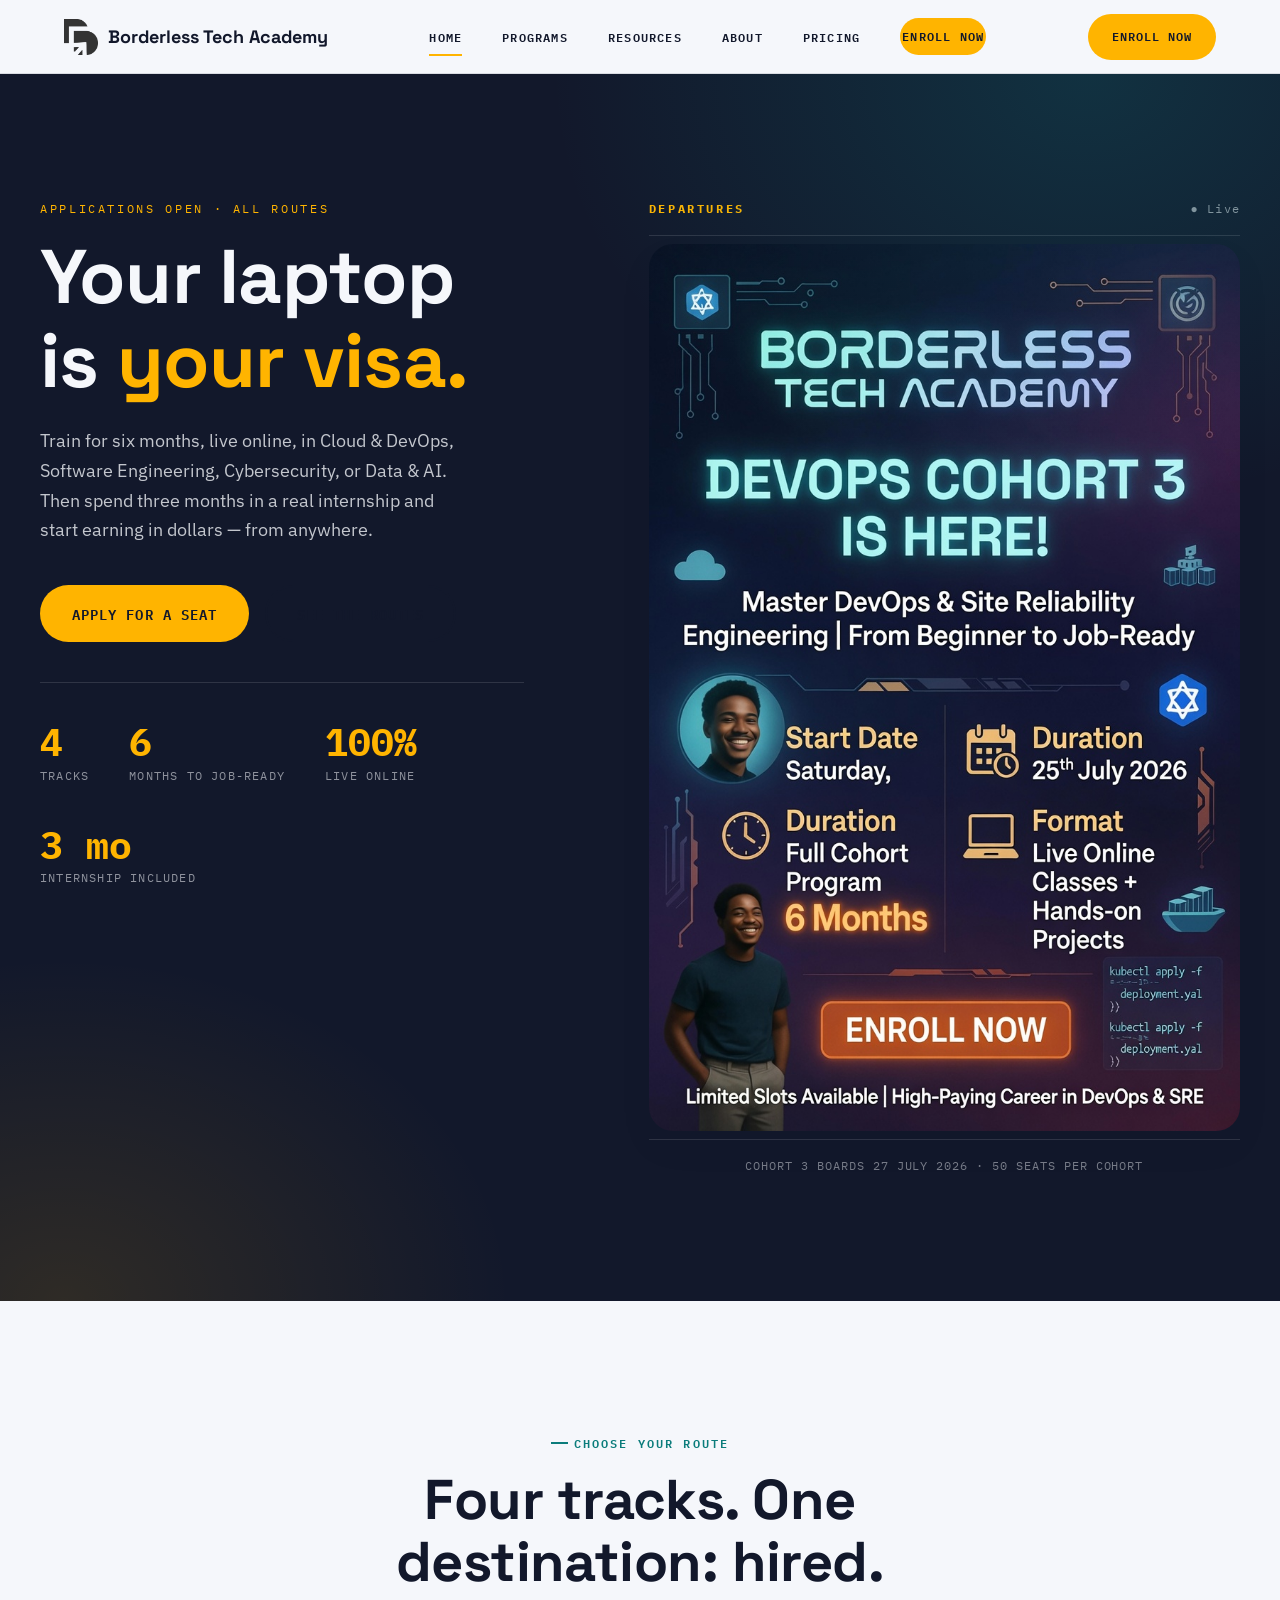
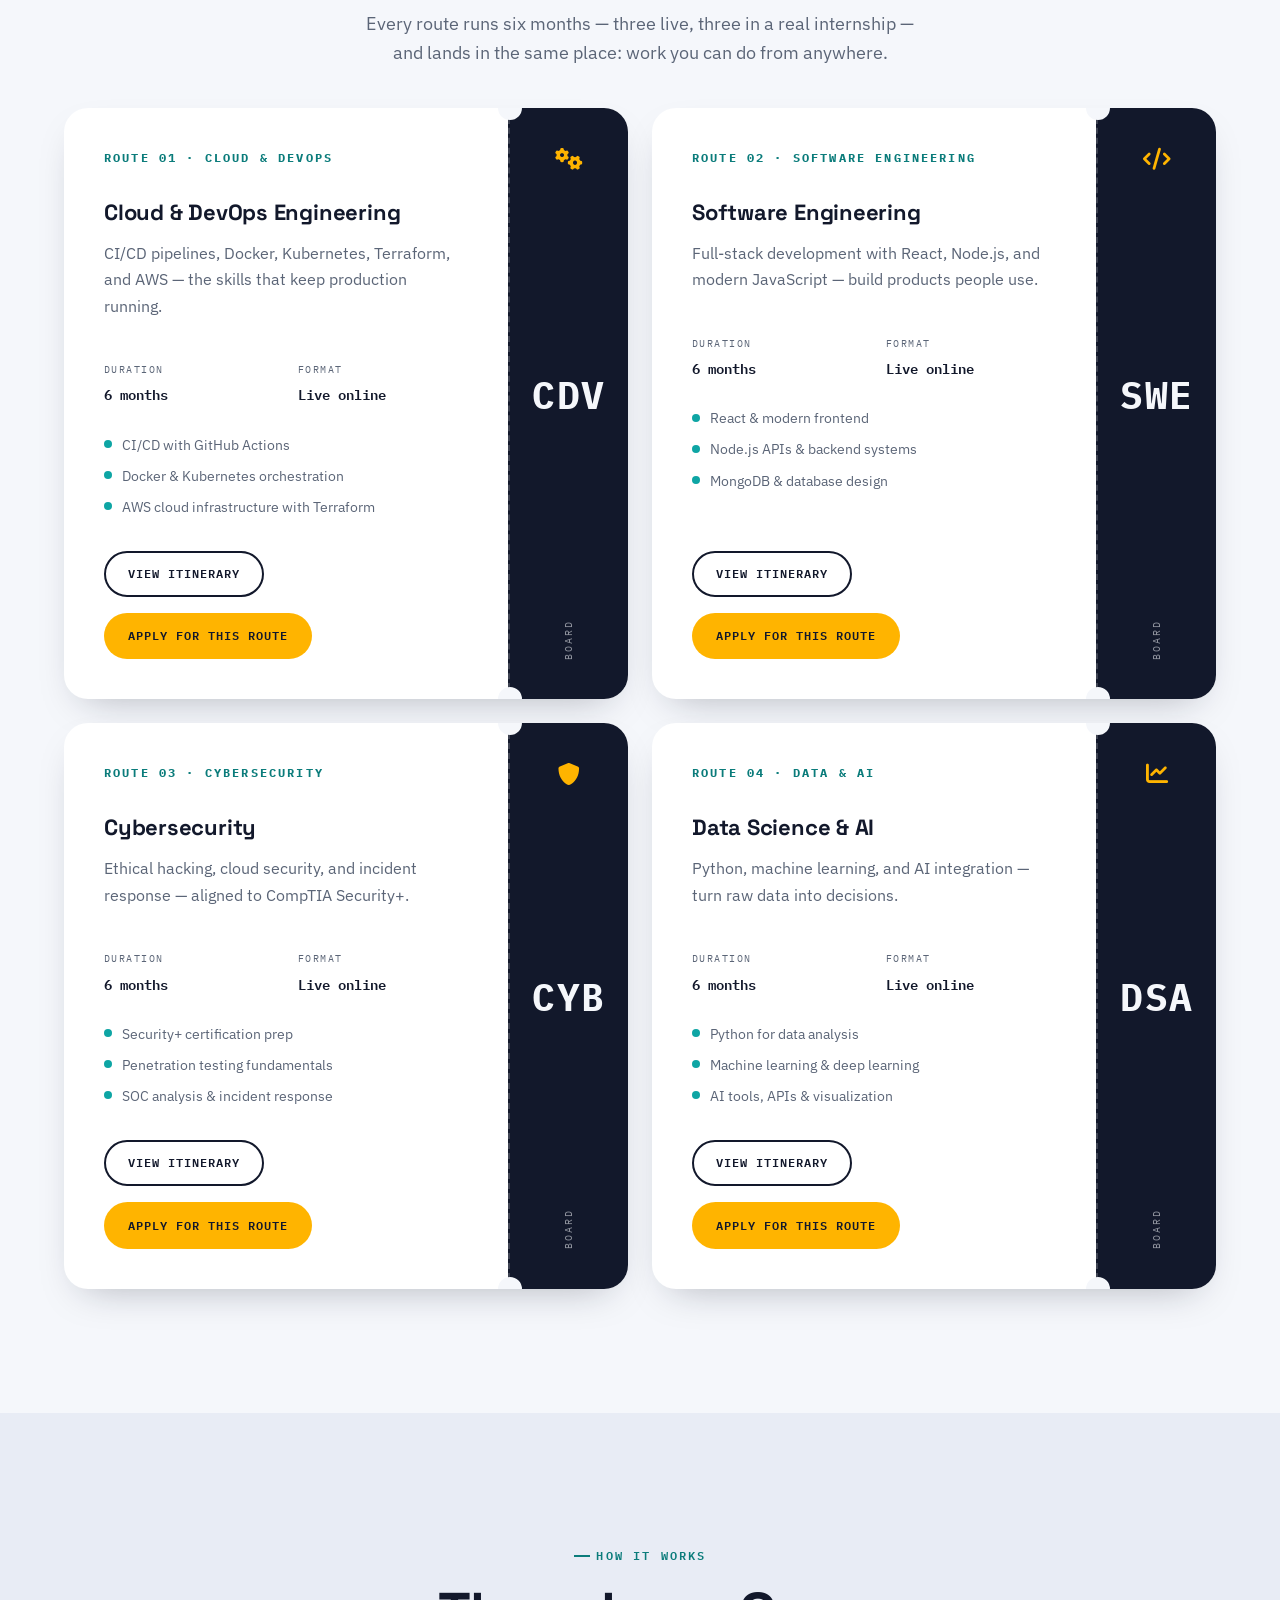
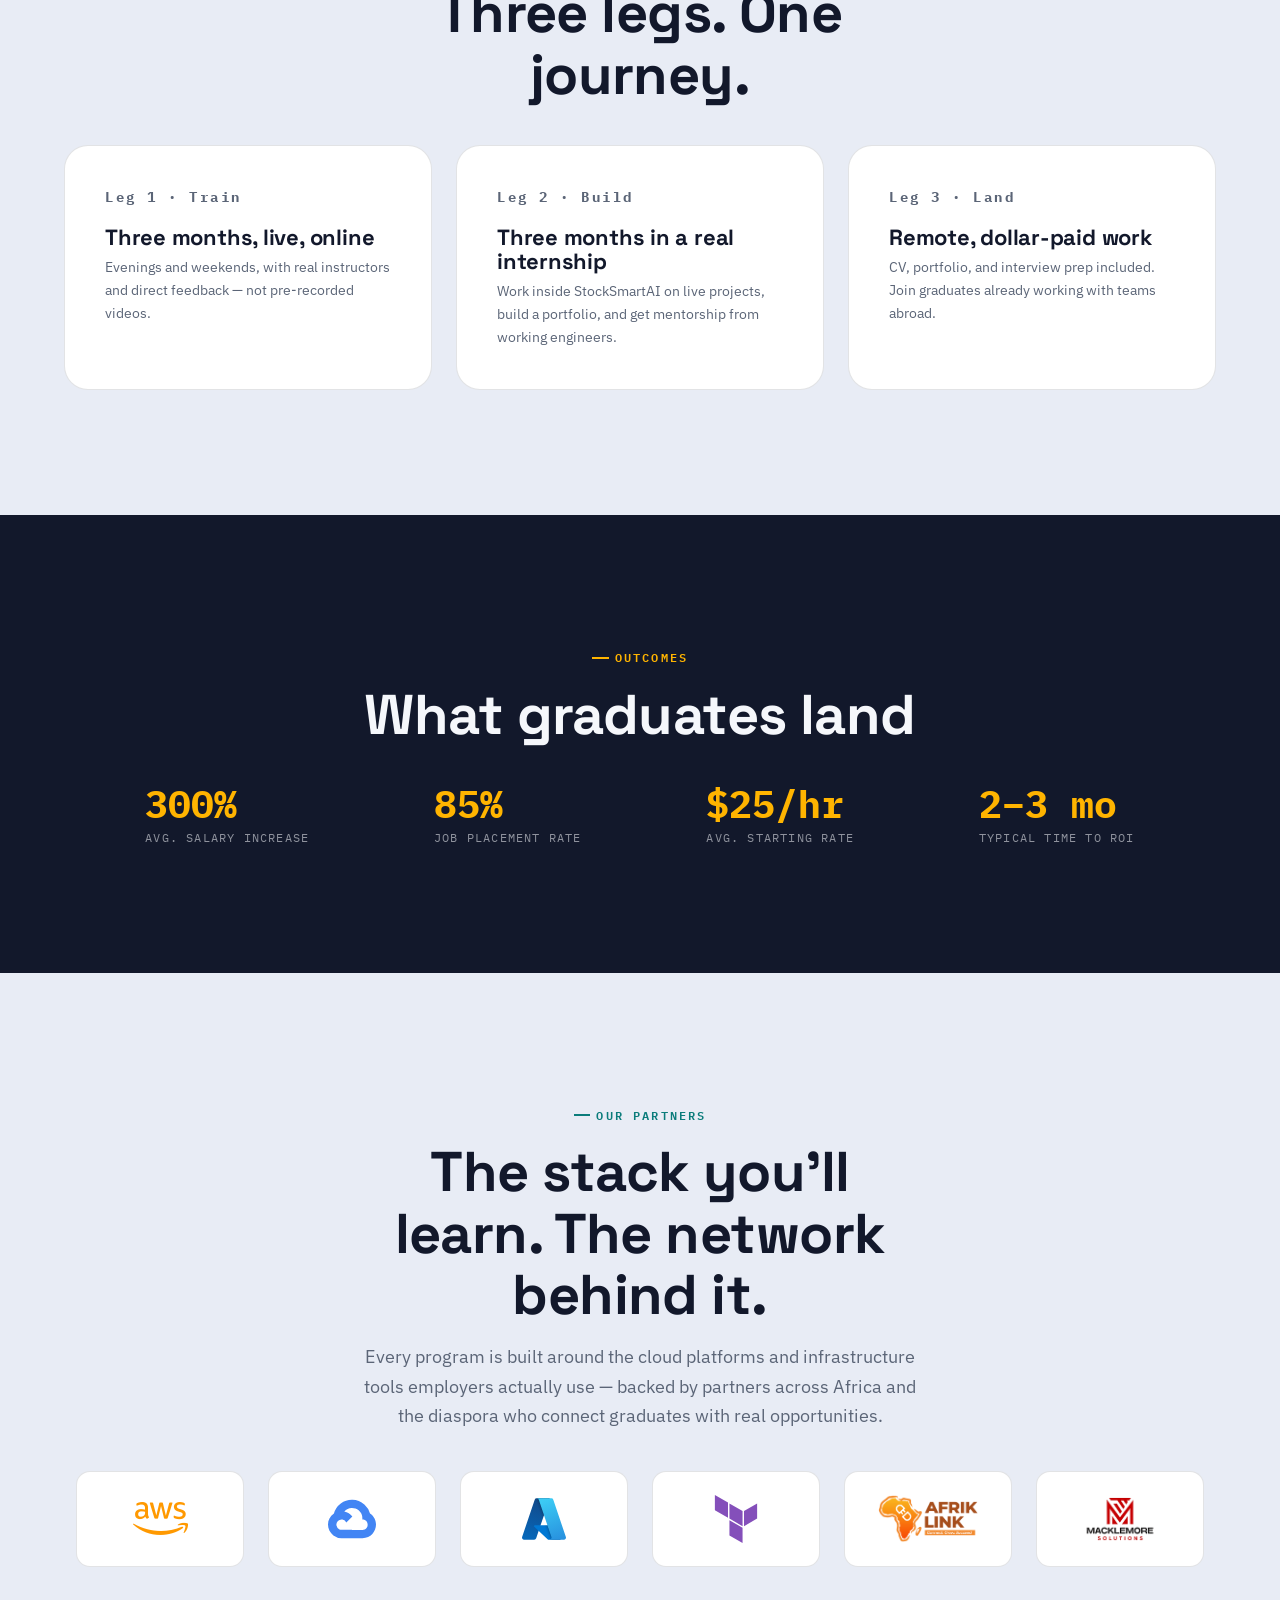
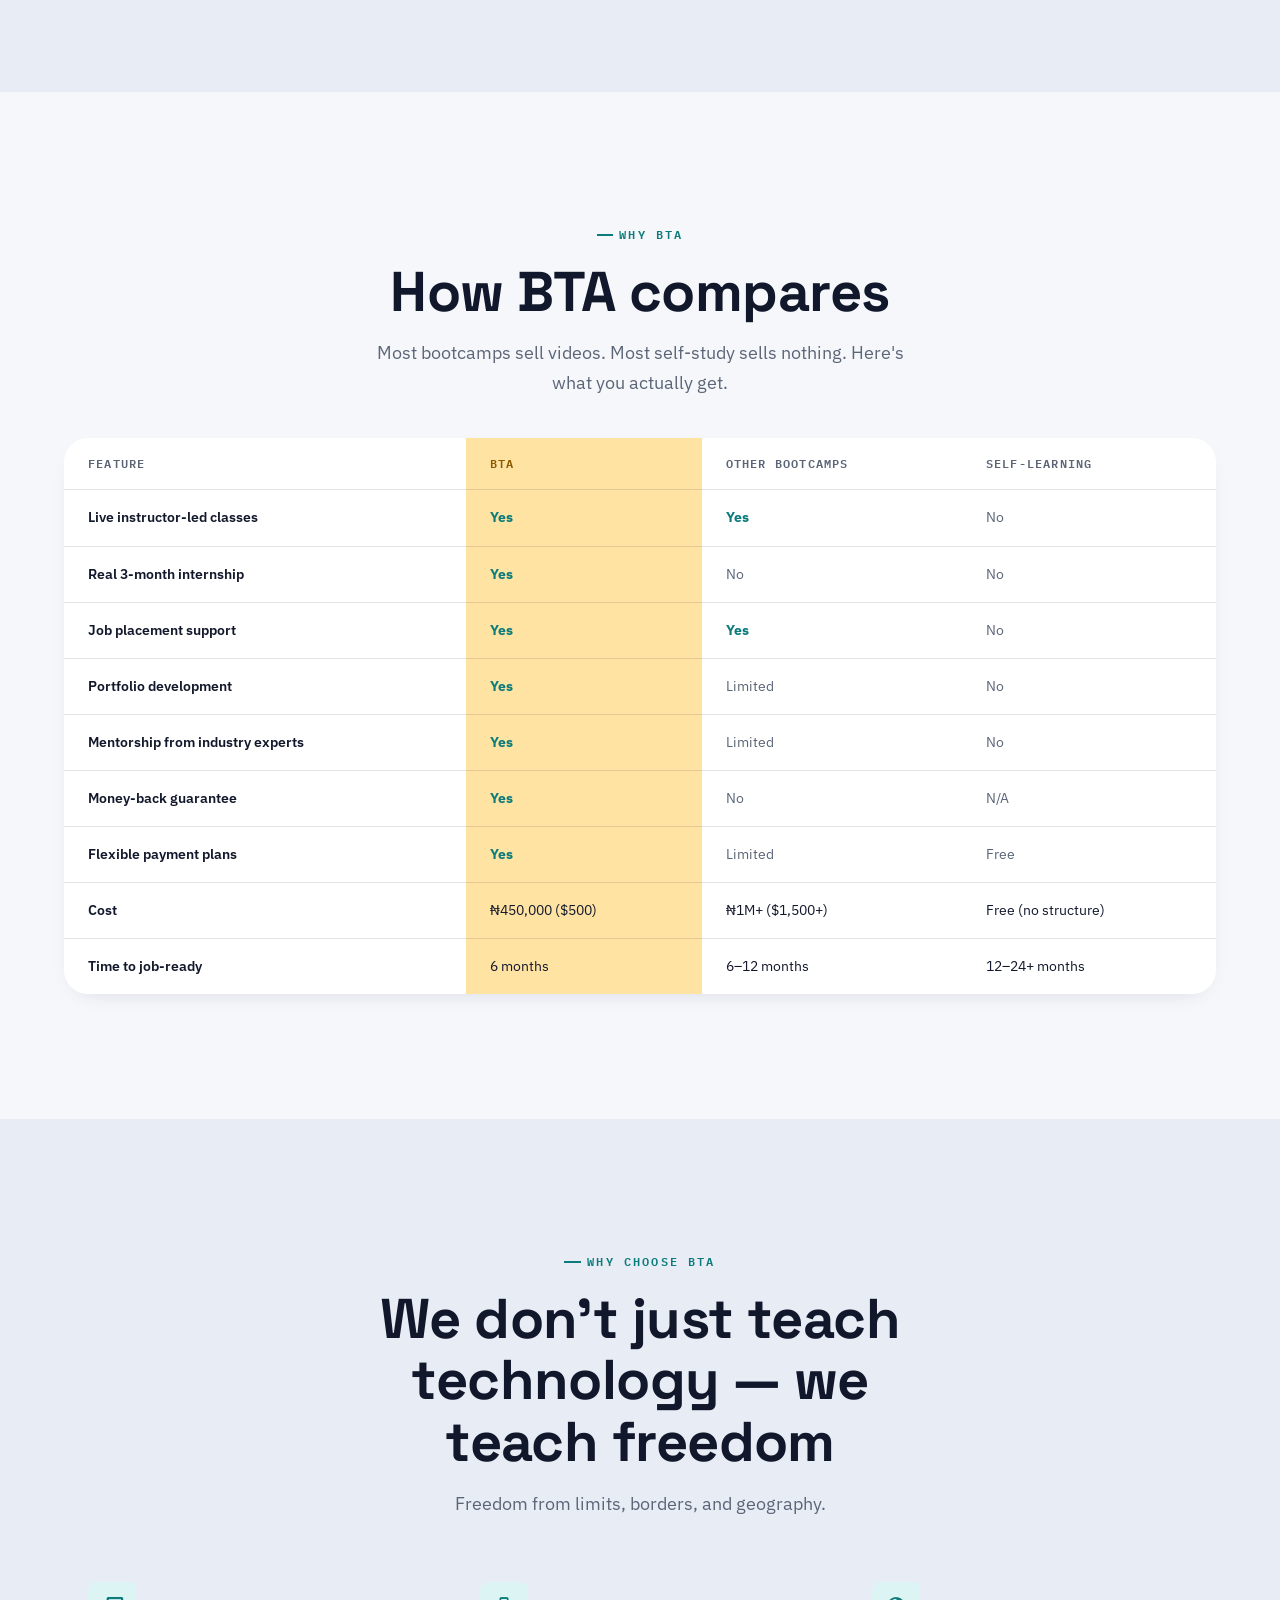
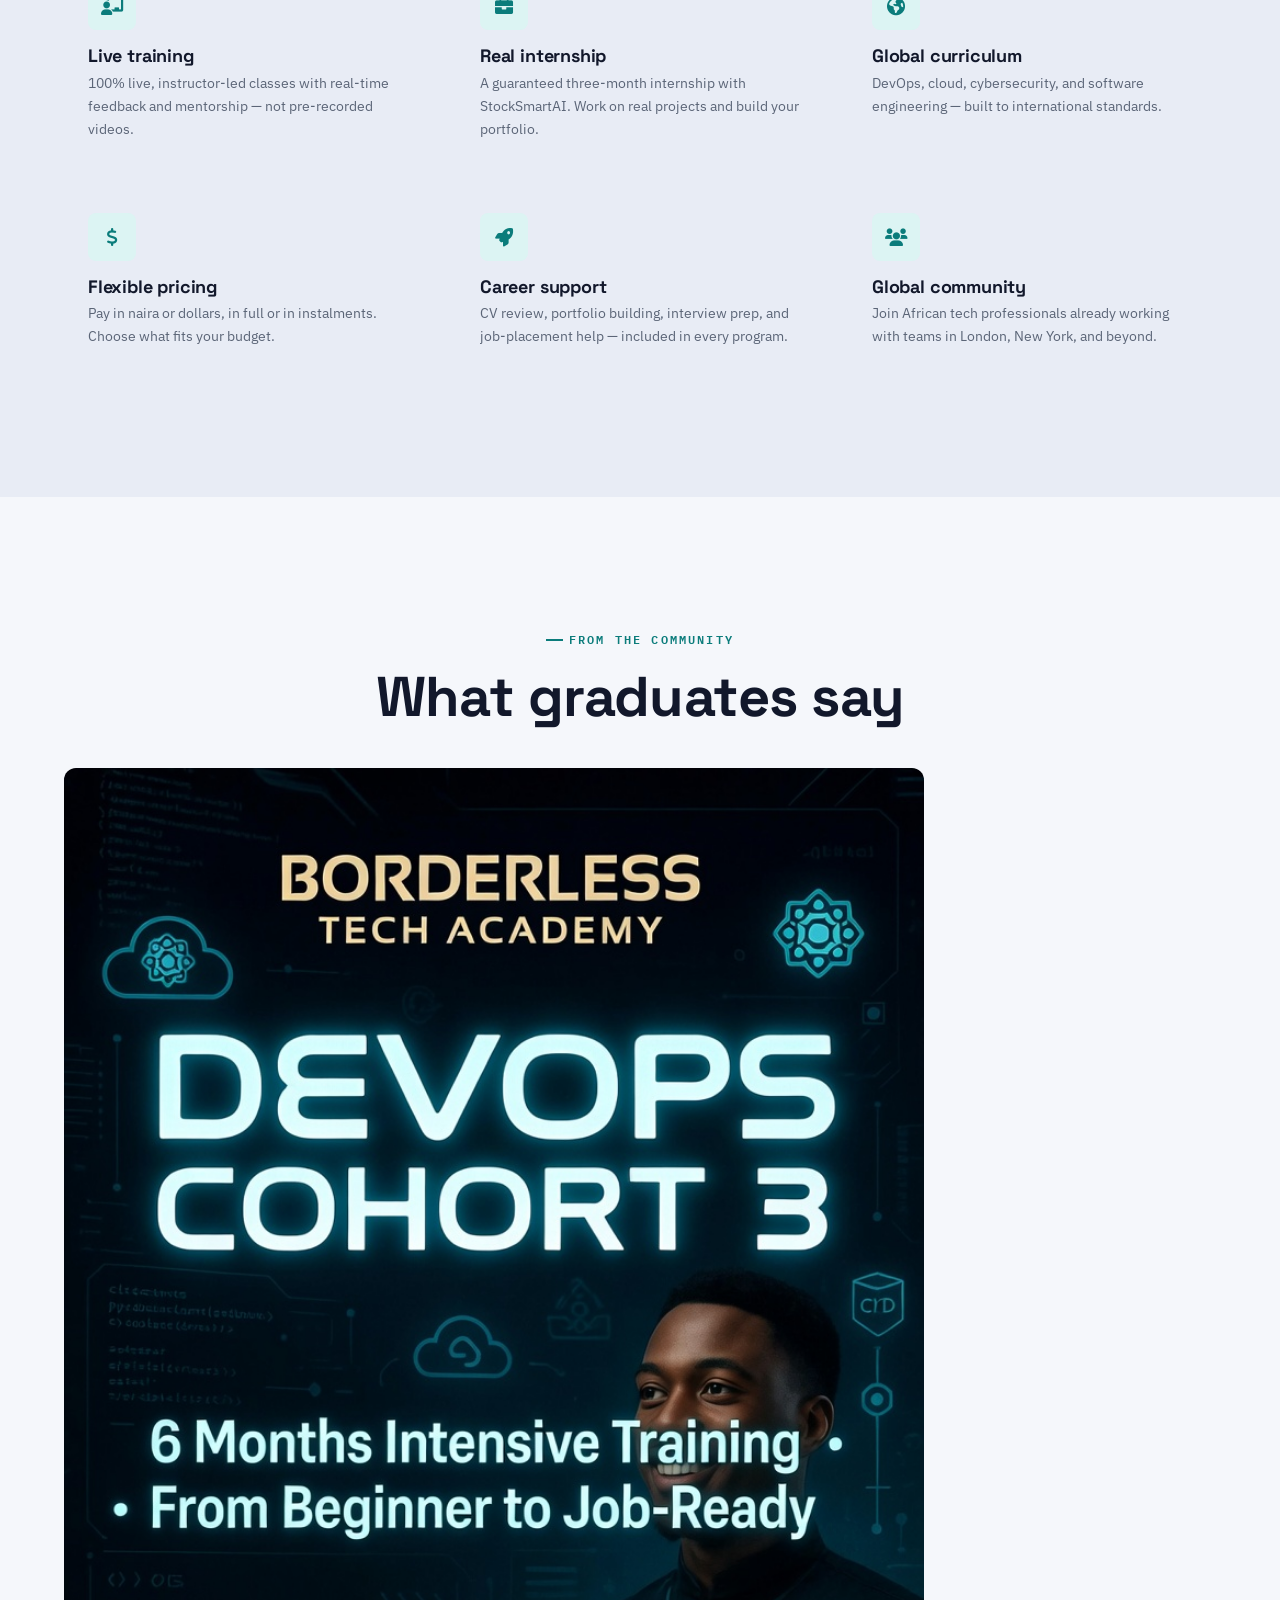
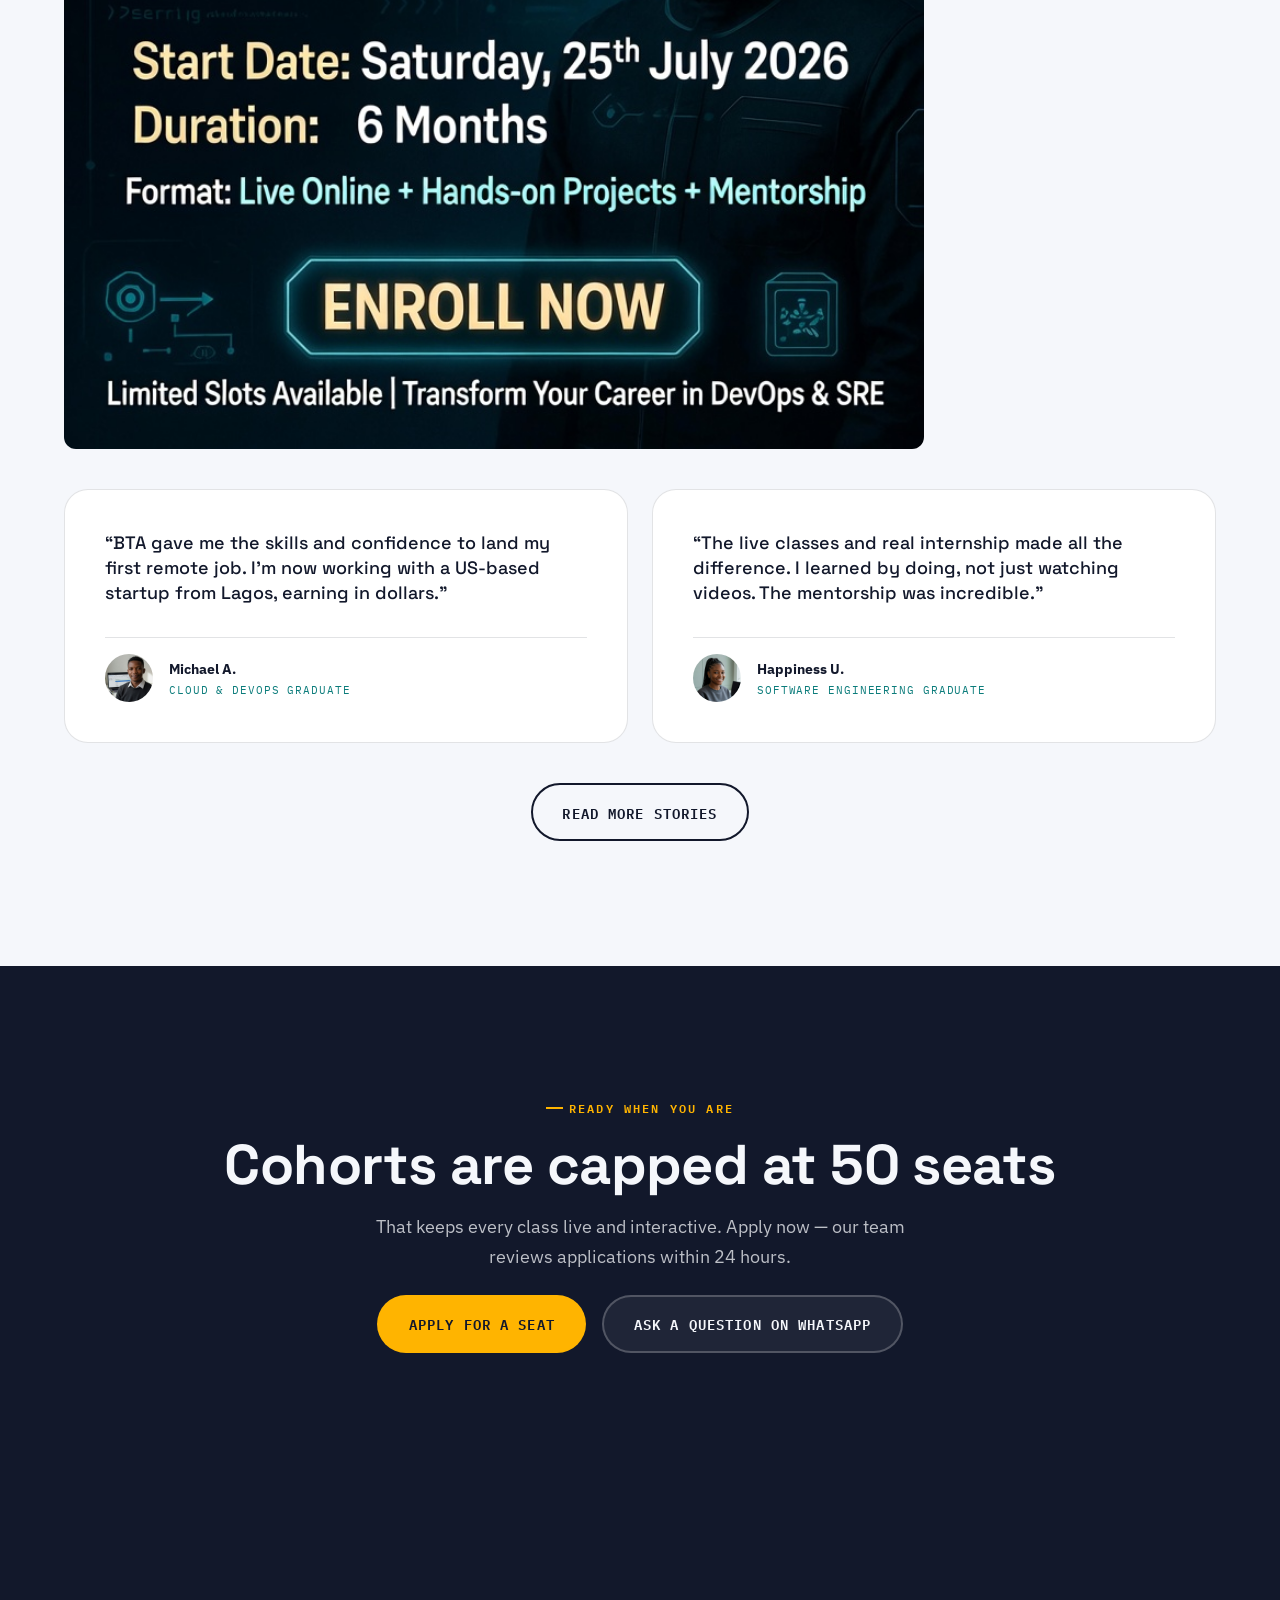
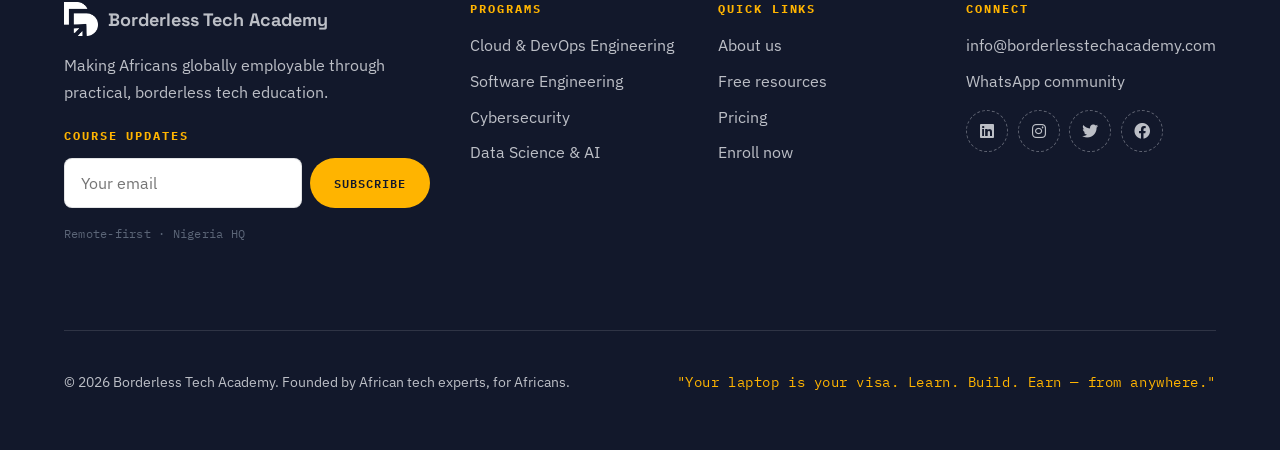
<file: index.html>
<!DOCTYPE html>
<html lang="en">

<head>
    <meta charset="UTF-8">
    <meta name="viewport" content="width=device-width, initial-scale=1.0">
    <meta name="description"
        content="Train for six months, live online, in Cloud & DevOps, Software Engineering, Cybersecurity, or Data Science & AI. Get a 3-month internship and start earning in dollars — from anywhere in Africa.">
    <meta name="keywords"
        content="tech bootcamp Africa, learn coding Nigeria, DevOps training, software engineering course, cybersecurity certification, data science bootcamp, remote tech jobs, earn in dollars">
    <title>Borderless Tech Academy — Your Laptop Is Your Visa</title>

    <!-- Google tag (gtag.js) -->
    <script async src="https://www.googletagmanager.com/gtag/js?id=G-RQ1M56GVE9"></script>
    <script>
        window.dataLayer = window.dataLayer || [];
        function gtag() { dataLayer.push(arguments); }
        gtag('js', new Date());
        gtag('config', 'G-RQ1M56GVE9');
    </script>

    <!-- Facebook Pixel Code -->
    <script>
        !function (f, b, e, v, n, t, s) {
            if (f.fbq) return; n = f.fbq = function () {
                n.callMethod ?
                    n.callMethod.apply(n, arguments) : n.queue.push(arguments)
            };
            if (!f._fbq) f._fbq = n; n.push = n; n.loaded = !0; n.version = '2.0';
            n.queue = []; t = b.createElement(e); t.async = !0;
            t.src = v; s = b.getElementsByTagName(e)[0];
            s.parentNode.insertBefore(t, s)
        }(window, document, 'script',
            'https://connect.facebook.net/en_US/fbevents.js');
        fbq('init', '2021602998476245');
        fbq('track', 'PageView');
    </script>
    <noscript><img height="1" width="1" style="display:none"
            src="https://www.facebook.com/tr?id=2021602998476245&ev=PageView&noscript=1" /></noscript>

    <link rel="preconnect" href="https://fonts.googleapis.com">
    <link rel="preconnect" href="https://fonts.gstatic.com" crossorigin>
    <link href="https://fonts.googleapis.com/css2?family=IBM+Plex+Mono:wght@400;500;600&family=IBM+Plex+Sans:ital,wght@0,400;0,500;0,600;0,700;1,400&family=Space+Grotesk:wght@500;600;700;800&display=swap" rel="stylesheet">
    <link rel="stylesheet" href="https://cdnjs.cloudflare.com/ajax/libs/font-awesome/6.0.0/css/all.min.css">
    <link rel="stylesheet" href="css/styles.css">
</head>

<body>

    <!-- Navigation -->
    <nav class="nav" aria-label="Primary">
        <div class="nav__inner">
            <a class="nav__brand" href="index.html">
                <img src="images/LOGO ICON (black).png" alt="" width="36" height="36">
                Borderless Tech Academy
            </a>
            <ul class="nav__links" id="nav-links">
                <li><a href="index.html">Home</a></li>
                <li><a href="programs.html">Programs</a></li>
                <li><a href="resources.html">Resources</a></li>
                <li><a href="about.html">About</a></li>
                <li><a href="pricing.html">Pricing</a></li>
                <li><a href="enroll.html" class="btn btn--primary btn--sm">Enroll now</a></li>
            </ul>
            <div class="nav__actions">
                <a class="btn btn--primary btn--sm" href="enroll.html">Enroll now</a>
            </div>
            <button class="nav__toggle" aria-label="Open menu" aria-expanded="false" aria-controls="nav-links">
                <svg viewBox="0 0 24 24" fill="none" stroke="currentColor" stroke-width="2" stroke-linecap="round"><line x1="3" y1="6" x2="21" y2="6"/><line x1="3" y1="12" x2="21" y2="12"/><line x1="3" y1="18" x2="21" y2="18"/></svg>
            </button>
        </div>
    </nav>

    <!-- Hero -->
    <header class="hero">
        <div class="container hero__inner">
            <div>
                <p class="hero__kicker">Applications open &middot; all routes</p>
                <h1>Your laptop is <span class="accent">your visa.</span></h1>
                <p class="hero__lead">Train for six months, live online, in Cloud &amp; DevOps, Software Engineering, Cybersecurity, or Data &amp; AI. Then spend three months in a real internship and start earning in dollars &mdash; from anywhere.</p>
                <div class="btn-row">
                    <a class="btn btn--primary" href="enroll.html">Apply for a seat</a>
                    <a class="btn btn--secondary" href="programs.html">See the routes</a>
                </div>
                <div class="hero__meta">
                    <div class="hero__meta-item"><span class="num">4</span><span class="label">Tracks</span></div>
                    <div class="hero__meta-item"><span class="num">6</span><span class="label">Months to job-ready</span></div>
                    <div class="hero__meta-item"><span class="num">100%</span><span class="label">Live online</span></div>
                    <div class="hero__meta-item"><span class="num">3 mo</span><span class="label">Internship included</span></div>
                </div>
            </div>
            <div class="board" data-board aria-label="Sample cohort departures">
                <div class="board__header">
                    <span class="board__title">Departures</span>
                    <span class="board__clock">&#9679; Live</span>
                </div>
                <img src="images/cohort-3.jpg" alt="Borderless Tech Academy free masterclass event" loading="eager" width="800" height="450">
                <div class="board__foot">Cohort 3 boards 27 July 2026 &middot; 50 seats per cohort</div>
            </div>
        </div>
    </header>

    <!-- Programs preview -->
    <section class="section section--paper" id="programs-preview">
        <div class="container">
            <div class="section__head section__head--center">
                <p class="eyebrow">Choose your route</p>
                <h2>Four tracks. One destination: hired.</h2>
                <p class="lead">Every route runs six months &mdash; three live, three in a real internship &mdash; and lands in the same place: work you can do from anywhere.</p>
            </div>
            <div class="grid grid--2 reveal">
                <article class="ticket">
                    <div class="ticket__body">
                        <p class="ticket__route">Route 01 &middot; Cloud &amp; DevOps</p>
                        <h3 class="ticket__title">Cloud &amp; DevOps Engineering</h3>
                        <p class="muted">CI/CD pipelines, Docker, Kubernetes, Terraform, and AWS &mdash; the skills that keep production running.</p>
                        <div class="ticket__fields">
                            <div class="ticket__field"><span class="k">Duration</span><span class="v">6 months</span></div>
                            <div class="ticket__field"><span class="k">Format</span><span class="v">Live online</span></div>
                        </div>
                        <ul class="ticket__list">
                            <li>CI/CD with GitHub Actions</li>
                            <li>Docker &amp; Kubernetes orchestration</li>
                            <li>AWS cloud infrastructure with Terraform</li>
                        </ul>
                        <div class="ticket__actions">
                            <a class="btn btn--secondary btn--sm" href="programs.html#cloud-devops">View itinerary</a>
                            <a class="btn btn--primary btn--sm" href="enroll.html">Apply for this route</a>
                        </div>
                    </div>
                    <div class="ticket__stub">
                        <i class="fas fa-cogs ticket__stub-icon" aria-hidden="true"></i>
                        <span class="ticket__stub-code">CDV</span>
                        <span class="ticket__stub-label">Board</span>
                    </div>
                </article>

                <article class="ticket">
                    <div class="ticket__body">
                        <p class="ticket__route">Route 02 &middot; Software Engineering</p>
                        <h3 class="ticket__title">Software Engineering</h3>
                        <p class="muted">Full-stack development with React, Node.js, and modern JavaScript &mdash; build products people use.</p>
                        <div class="ticket__fields">
                            <div class="ticket__field"><span class="k">Duration</span><span class="v">6 months</span></div>
                            <div class="ticket__field"><span class="k">Format</span><span class="v">Live online</span></div>
                        </div>
                        <ul class="ticket__list">
                            <li>React &amp; modern frontend</li>
                            <li>Node.js APIs &amp; backend systems</li>
                            <li>MongoDB &amp; database design</li>
                        </ul>
                        <div class="ticket__actions">
                            <a class="btn btn--secondary btn--sm" href="programs.html#software-engineering">View itinerary</a>
                            <a class="btn btn--primary btn--sm" href="enroll.html">Apply for this route</a>
                        </div>
                    </div>
                    <div class="ticket__stub">
                        <i class="fas fa-code ticket__stub-icon" aria-hidden="true"></i>
                        <span class="ticket__stub-code">SWE</span>
                        <span class="ticket__stub-label">Board</span>
                    </div>
                </article>

                <article class="ticket">
                    <div class="ticket__body">
                        <p class="ticket__route">Route 03 &middot; Cybersecurity</p>
                        <h3 class="ticket__title">Cybersecurity</h3>
                        <p class="muted">Ethical hacking, cloud security, and incident response &mdash; aligned to CompTIA Security+.</p>
                        <div class="ticket__fields">
                            <div class="ticket__field"><span class="k">Duration</span><span class="v">6 months</span></div>
                            <div class="ticket__field"><span class="k">Format</span><span class="v">Live online</span></div>
                        </div>
                        <ul class="ticket__list">
                            <li>Security+ certification prep</li>
                            <li>Penetration testing fundamentals</li>
                            <li>SOC analysis &amp; incident response</li>
                        </ul>
                        <div class="ticket__actions">
                            <a class="btn btn--secondary btn--sm" href="programs.html#cybersecurity">View itinerary</a>
                            <a class="btn btn--primary btn--sm" href="enroll.html">Apply for this route</a>
                        </div>
                    </div>
                    <div class="ticket__stub">
                        <i class="fas fa-shield-alt ticket__stub-icon" aria-hidden="true"></i>
                        <span class="ticket__stub-code">CYB</span>
                        <span class="ticket__stub-label">Board</span>
                    </div>
                </article>

                <article class="ticket">
                    <div class="ticket__body">
                        <p class="ticket__route">Route 04 &middot; Data &amp; AI</p>
                        <h3 class="ticket__title">Data Science &amp; AI</h3>
                        <p class="muted">Python, machine learning, and AI integration &mdash; turn raw data into decisions.</p>
                        <div class="ticket__fields">
                            <div class="ticket__field"><span class="k">Duration</span><span class="v">6 months</span></div>
                            <div class="ticket__field"><span class="k">Format</span><span class="v">Live online</span></div>
                        </div>
                        <ul class="ticket__list">
                            <li>Python for data analysis</li>
                            <li>Machine learning &amp; deep learning</li>
                            <li>AI tools, APIs &amp; visualization</li>
                        </ul>
                        <div class="ticket__actions">
                            <a class="btn btn--secondary btn--sm" href="programs.html#data-ai">View itinerary</a>
                            <a class="btn btn--primary btn--sm" href="enroll.html">Apply for this route</a>
                        </div>
                    </div>
                    <div class="ticket__stub">
                        <i class="fas fa-chart-line ticket__stub-icon" aria-hidden="true"></i>
                        <span class="ticket__stub-code">DSA</span>
                        <span class="ticket__stub-label">Board</span>
                    </div>
                </article>
            </div>
        </div>
    </section>

    <!-- Itinerary -->
    <section class="section section--alt">
        <div class="container">
            <div class="section__head section__head--center">
                <p class="eyebrow">How it works</p>
                <h2>Three legs. One journey.</h2>
            </div>
            <div class="itinerary reveal">
                <div class="leg">
                    <p class="leg__num">Leg 1 &middot; Train</p>
                    <h3>Three months, live, online</h3>
                    <p>Evenings and weekends, with real instructors and direct feedback &mdash; not pre-recorded videos.</p>
                </div>
                <div class="leg">
                    <p class="leg__num">Leg 2 &middot; Build</p>
                    <h3>Three months in a real internship</h3>
                    <p>Work inside StockSmartAI on live projects, build a portfolio, and get mentorship from working engineers.</p>
                </div>
                <div class="leg">
                    <p class="leg__num">Leg 3 &middot; Land</p>
                    <h3>Remote, dollar-paid work</h3>
                    <p>CV, portfolio, and interview prep included. Join graduates already working with teams abroad.</p>
                </div>
            </div>
        </div>
    </section>

    <!-- Impact -->
    <section class="section section--dark">
        <div class="container">
            <div class="section__head section__head--center">
                <p class="eyebrow">Outcomes</p>
                <h2>What graduates land</h2>
            </div>
            <div class="hero__meta reveal" style="border-top:none; padding-top:0; justify-content:center; gap: var(--space-2xl);">
                <div class="hero__meta-item"><span class="num">300%</span><span class="label">Avg. salary increase</span></div>
                <div class="hero__meta-item"><span class="num">85%</span><span class="label">Job placement rate</span></div>
                <div class="hero__meta-item"><span class="num">$25/hr</span><span class="label">Avg. starting rate</span></div>
                <div class="hero__meta-item"><span class="num">2&ndash;3 mo</span><span class="label">Typical time to ROI</span></div>
            </div>
        </div>
    </section>

    <!-- Partners -->
    <section class="section section--alt">
        <div class="container">
            <div class="section__head section__head--center">
                <p class="eyebrow">Our partners</p>
                <h2>The stack you'll learn. The network behind it.</h2>
                <p class="lead">Every program is built around the cloud platforms and infrastructure tools employers actually use &mdash; backed by partners across Africa and the diaspora who connect graduates with real opportunities.</p>
            </div>
            <div class="partners reveal">
                <div class="partner"><i class="fab fa-aws" aria-hidden="true"></i><span class="visually-hidden">Amazon Web Services</span></div>
                <div class="partner"><img src="images/partners/gcp.svg" alt="Google Cloud" loading="lazy"></div>
                <div class="partner"><img src="images/partners/azure.svg" alt="Microsoft Azure" loading="lazy"></div>
                <div class="partner"><img src="images/partners/terraform.svg" alt="Terraform" loading="lazy"></div>
                <div class="partner"><img src="images/partners/afriklink.png" alt="AfrikLink" loading="lazy"></div>
                <div class="partner"><img src="images/partners/macklemore.png" alt="Macklemore Solutions" loading="lazy"></div>
            </div>
        </div>
    </section>

    <!-- Comparison -->
    <section class="section section--paper">
        <div class="container">
            <div class="section__head section__head--center">
                <p class="eyebrow">Why BTA</p>
                <h2>How BTA compares</h2>
                <p class="lead">Most bootcamps sell videos. Most self-study sells nothing. Here's what you actually get.</p>
            </div>
            <div class="compare-wrap reveal">
                <table class="compare">
                    <thead>
                        <tr>
                            <th>Feature</th>
                            <th class="is-highlight">BTA</th>
                            <th>Other bootcamps</th>
                            <th>Self-learning</th>
                        </tr>
                    </thead>
                    <tbody>
                        <tr>
                            <td>Live instructor-led classes</td>
                            <td class="is-highlight yes">Yes</td>
                            <td class="yes">Yes</td>
                            <td class="no">No</td>
                        </tr>
                        <tr>
                            <td>Real 3-month internship</td>
                            <td class="is-highlight yes">Yes</td>
                            <td class="no">No</td>
                            <td class="no">No</td>
                        </tr>
                        <tr>
                            <td>Job placement support</td>
                            <td class="is-highlight yes">Yes</td>
                            <td class="yes">Yes</td>
                            <td class="no">No</td>
                        </tr>
                        <tr>
                            <td>Portfolio development</td>
                            <td class="is-highlight yes">Yes</td>
                            <td class="no">Limited</td>
                            <td class="no">No</td>
                        </tr>
                        <tr>
                            <td>Mentorship from industry experts</td>
                            <td class="is-highlight yes">Yes</td>
                            <td class="no">Limited</td>
                            <td class="no">No</td>
                        </tr>
                        <tr>
                            <td>Money-back guarantee</td>
                            <td class="is-highlight yes">Yes</td>
                            <td class="no">No</td>
                            <td class="no">N/A</td>
                        </tr>
                        <tr>
                            <td>Flexible payment plans</td>
                            <td class="is-highlight yes">Yes</td>
                            <td class="no">Limited</td>
                            <td class="no">Free</td>
                        </tr>
                        <tr>
                            <td>Cost</td>
                            <td class="is-highlight">&#8358;450,000 ($500)</td>
                            <td>&#8358;1M+ ($1,500+)</td>
                            <td>Free (no structure)</td>
                        </tr>
                        <tr>
                            <td>Time to job-ready</td>
                            <td class="is-highlight">6 months</td>
                            <td>6&ndash;12 months</td>
                            <td>12&ndash;24+ months</td>
                        </tr>
                    </tbody>
                </table>
            </div>
        </div>
    </section>

    <!-- Why choose BTA -->
    <section class="section section--alt">
        <div class="container">
            <div class="section__head section__head--center">
                <p class="eyebrow">Why choose BTA</p>
                <h2>We don't just teach technology &mdash; we teach freedom</h2>
                <p class="lead">Freedom from limits, borders, and geography.</p>
            </div>
            <div class="grid grid--3 reveal">
                <div class="feature">
                    <div class="feature__icon"><i class="fas fa-chalkboard-teacher" aria-hidden="true"></i></div>
                    <h3>Live training</h3>
                    <p>100% live, instructor-led classes with real-time feedback and mentorship &mdash; not pre-recorded videos.</p>
                </div>
                <div class="feature">
                    <div class="feature__icon"><i class="fas fa-briefcase" aria-hidden="true"></i></div>
                    <h3>Real internship</h3>
                    <p>A guaranteed three-month internship with StockSmartAI. Work on real projects and build your portfolio.</p>
                </div>
                <div class="feature">
                    <div class="feature__icon"><i class="fas fa-globe-americas" aria-hidden="true"></i></div>
                    <h3>Global curriculum</h3>
                    <p>DevOps, cloud, cybersecurity, and software engineering &mdash; built to international standards.</p>
                </div>
                <div class="feature">
                    <div class="feature__icon"><i class="fas fa-dollar-sign" aria-hidden="true"></i></div>
                    <h3>Flexible pricing</h3>
                    <p>Pay in naira or dollars, in full or in instalments. Choose what fits your budget.</p>
                </div>
                <div class="feature">
                    <div class="feature__icon"><i class="fas fa-rocket" aria-hidden="true"></i></div>
                    <h3>Career support</h3>
                    <p>CV review, portfolio building, interview prep, and job-placement help &mdash; included in every program.</p>
                </div>
                <div class="feature">
                    <div class="feature__icon"><i class="fas fa-users" aria-hidden="true"></i></div>
                    <h3>Global community</h3>
                    <p>Join African tech professionals already working with teams in London, New York, and beyond.</p>
                </div>
            </div>
        </div>
    </section>

    <!-- Testimonials -->
    <section class="section section--paper">
        <div class="container">
            <div class="section__head section__head--center">
                <p class="eyebrow">From the community</p>
                <h2>What graduates say</h2>
            </div>
            <div class="reveal" style="text-align:center; margin-bottom: var(--space-lg);">
                <img src="images/cohort-3-image.jpg" alt="Borderless Tech Academy Cohort 3 graduates" loading="lazy" style="width:100%; max-width:860px; border-radius:12px; object-fit:cover;">
            </div>
            <div class="grid grid--2 reveal">
                <article class="testimonial">
                    <p class="testimonial__quote">&ldquo;BTA gave me the skills and confidence to land my first remote job. I'm now working with a US-based startup from Lagos, earning in dollars.&rdquo;</p>
                    <div class="testimonial__person">
                        <img src="images/bta-devops-headshot-02.jpg" alt="Michael A., Borderless Tech Academy Cloud &amp; DevOps graduate" loading="lazy">
                        <div>
                            <div class="name">Michael A.</div>
                            <div class="role">Cloud &amp; DevOps graduate</div>
                        </div>
                    </div>
                </article>
                <article class="testimonial">
                    <p class="testimonial__quote">&ldquo;The live classes and real internship made all the difference. I learned by doing, not just watching videos. The mentorship was incredible.&rdquo;</p>
                    <div class="testimonial__person">
                        <img src="images/bta-student-headshot-01.jpg" alt="Happiness U., Borderless Tech Academy Software Engineering graduate" loading="lazy">
                        <div>
                            <div class="name">Happiness U.</div>
                            <div class="role">Software Engineering graduate</div>
                        </div>
                    </div>
                </article>
            </div>
            <p class="text-center mt-lg"><a class="btn btn--secondary" href="about.html#testimonials">Read more stories</a></p>
        </div>
    </section>

    <!-- Final CTA -->
    <section class="section section--dark">
        <div class="container text-center">
            <p class="eyebrow" style="justify-content:center;">Ready when you are</p>
            <h2>Cohorts are capped at 50 seats</h2>
            <p class="lead" style="margin-inline:auto; max-width:50ch;">That keeps every class live and interactive. Apply now &mdash; our team reviews applications within 24 hours.</p>
            <div class="btn-row" style="justify-content:center; margin-top: var(--space-md);">
                <a class="btn btn--primary" href="enroll.html">Apply for a seat</a>
                <a class="btn btn--ghost" href="https://wa.me/2348103734621" target="_blank" rel="noopener">Ask a question on WhatsApp</a>
            </div>
        </div>
    </section>

    <!-- Footer -->
    <footer class="footer">
        <div class="container">
            <div class="footer__grid">
                <div>
                    <a class="footer__brand" href="index.html">
                        <img src="images/LOGO ICON (white).png" alt="" width="34" height="34">
                        Borderless Tech Academy
                    </a>
                    <p>Making Africans globally employable through practical, borderless tech education.</p>
                    <h4 style="margin-top: var(--space-md);">Course updates</h4>
                    <form class="newsletter-form" data-formspree data-success="Subscribed — watch your inbox." action="https://formspree.io/f/movygqnj" method="POST">
                        <input type="hidden" name="form_type" value="newsletter">
                        <div class="field" style="flex-direction:row; gap:0.5rem;">
                            <label class="visually-hidden" for="newsletter-email">Email address</label>
                            <input type="email" id="newsletter-email" name="email" placeholder="Your email" required style="flex:1;">
                            <button type="submit" class="btn btn--primary btn--sm">Subscribe</button>
                        </div>
                        <p class="form-status" role="status"></p>
                    </form>
                    <p class="form-note" style="margin-top: var(--space-sm);">Remote-first &middot; Nigeria HQ</p>
                </div>
                <div>
                    <h4>Programs</h4>
                    <ul>
                        <li><a href="programs.html#cloud-devops">Cloud &amp; DevOps Engineering</a></li>
                        <li><a href="programs.html#software-engineering">Software Engineering</a></li>
                        <li><a href="programs.html#cybersecurity">Cybersecurity</a></li>
                        <li><a href="programs.html#data-ai">Data Science &amp; AI</a></li>
                    </ul>
                </div>
                <div>
                    <h4>Quick links</h4>
                    <ul>
                        <li><a href="about.html">About us</a></li>
                        <li><a href="resources.html">Free resources</a></li>
                        <li><a href="pricing.html">Pricing</a></li>
                        <li><a href="enroll.html">Enroll now</a></li>
                    </ul>
                </div>
                <div>
                    <h4>Connect</h4>
                    <ul>
                        <li><a href="mailto:info@borderlesstechacademy.com">info@borderlesstechacademy.com</a></li>
                        <li><a href="https://wa.me/2348103734621" target="_blank" rel="noopener">WhatsApp community</a></li>
                    </ul>
                    <div class="stamps">
                        <a href="https://www.linkedin.com/company/borderlesstechacademy" target="_blank" rel="noopener" aria-label="LinkedIn"><i class="fab fa-linkedin" aria-hidden="true"></i></a>
                        <a href="https://www.instagram.com/borderlesstechacademy" target="_blank" rel="noopener" aria-label="Instagram"><i class="fab fa-instagram" aria-hidden="true"></i></a>
                        <a href="https://x.com/bta_tech_99" target="_blank" rel="noopener" aria-label="X (Twitter)"><i class="fab fa-twitter" aria-hidden="true"></i></a>
                        <a href="https://facebook.com/borderlesstechacademe" target="_blank" rel="noopener" aria-label="Facebook"><i class="fab fa-facebook" aria-hidden="true"></i></a>
                    </div>
                </div>
            </div>
            <div class="footer__bottom">
                <p>&copy; 2026 Borderless Tech Academy. Founded by African tech experts, for Africans.</p>
                <p class="footer__tagline">"Your laptop is your visa. Learn. Build. Earn &mdash; from anywhere."</p>
            </div>
        </div>
    </footer>

    <!-- Mobile sticky CTA -->
    <div class="sticky-cta">
        <span>50 seats per cohort &middot; apply today</span>
        <a class="btn btn--primary btn--sm" href="enroll.html">Apply now</a>
    </div>

    <script id="luma-checkout" src="https://embed.lu.ma/checkout-button.js"></script>
    <script src="js/main.js"></script>
</body>

</html>
</file>
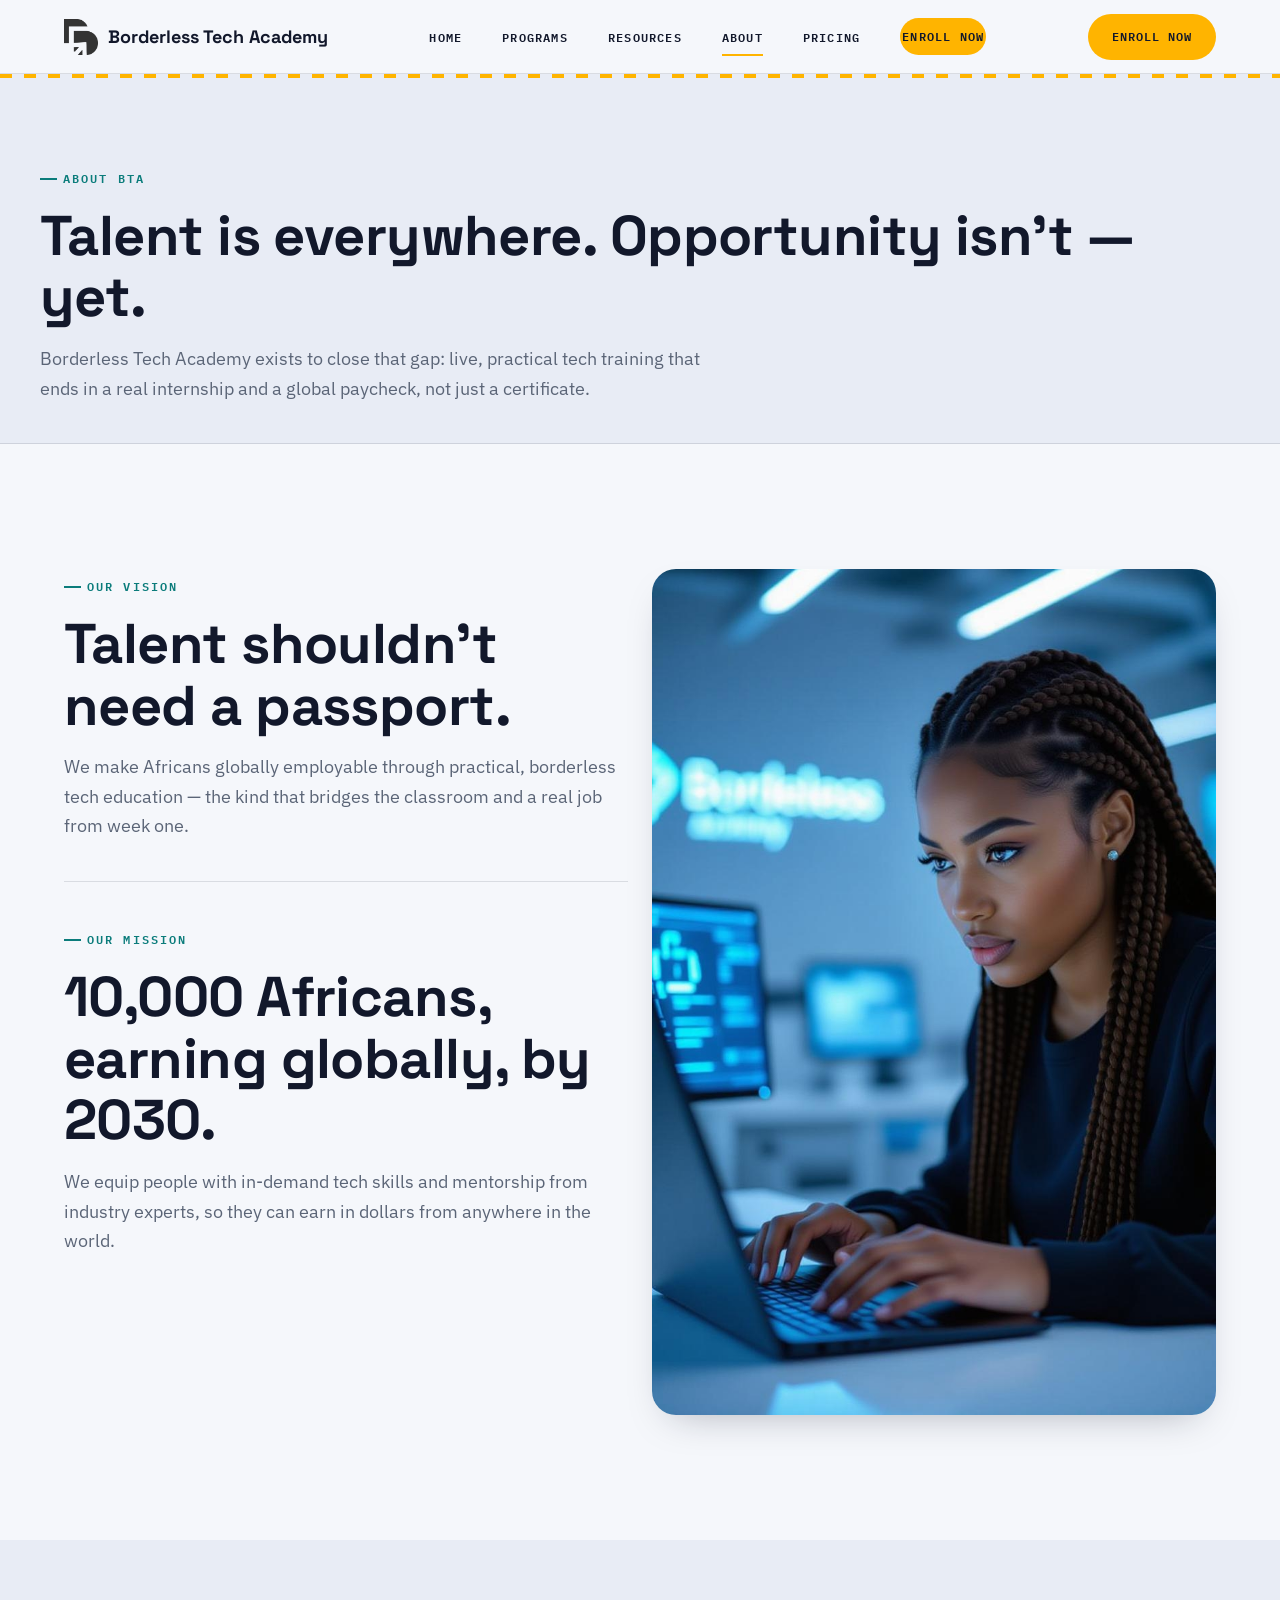
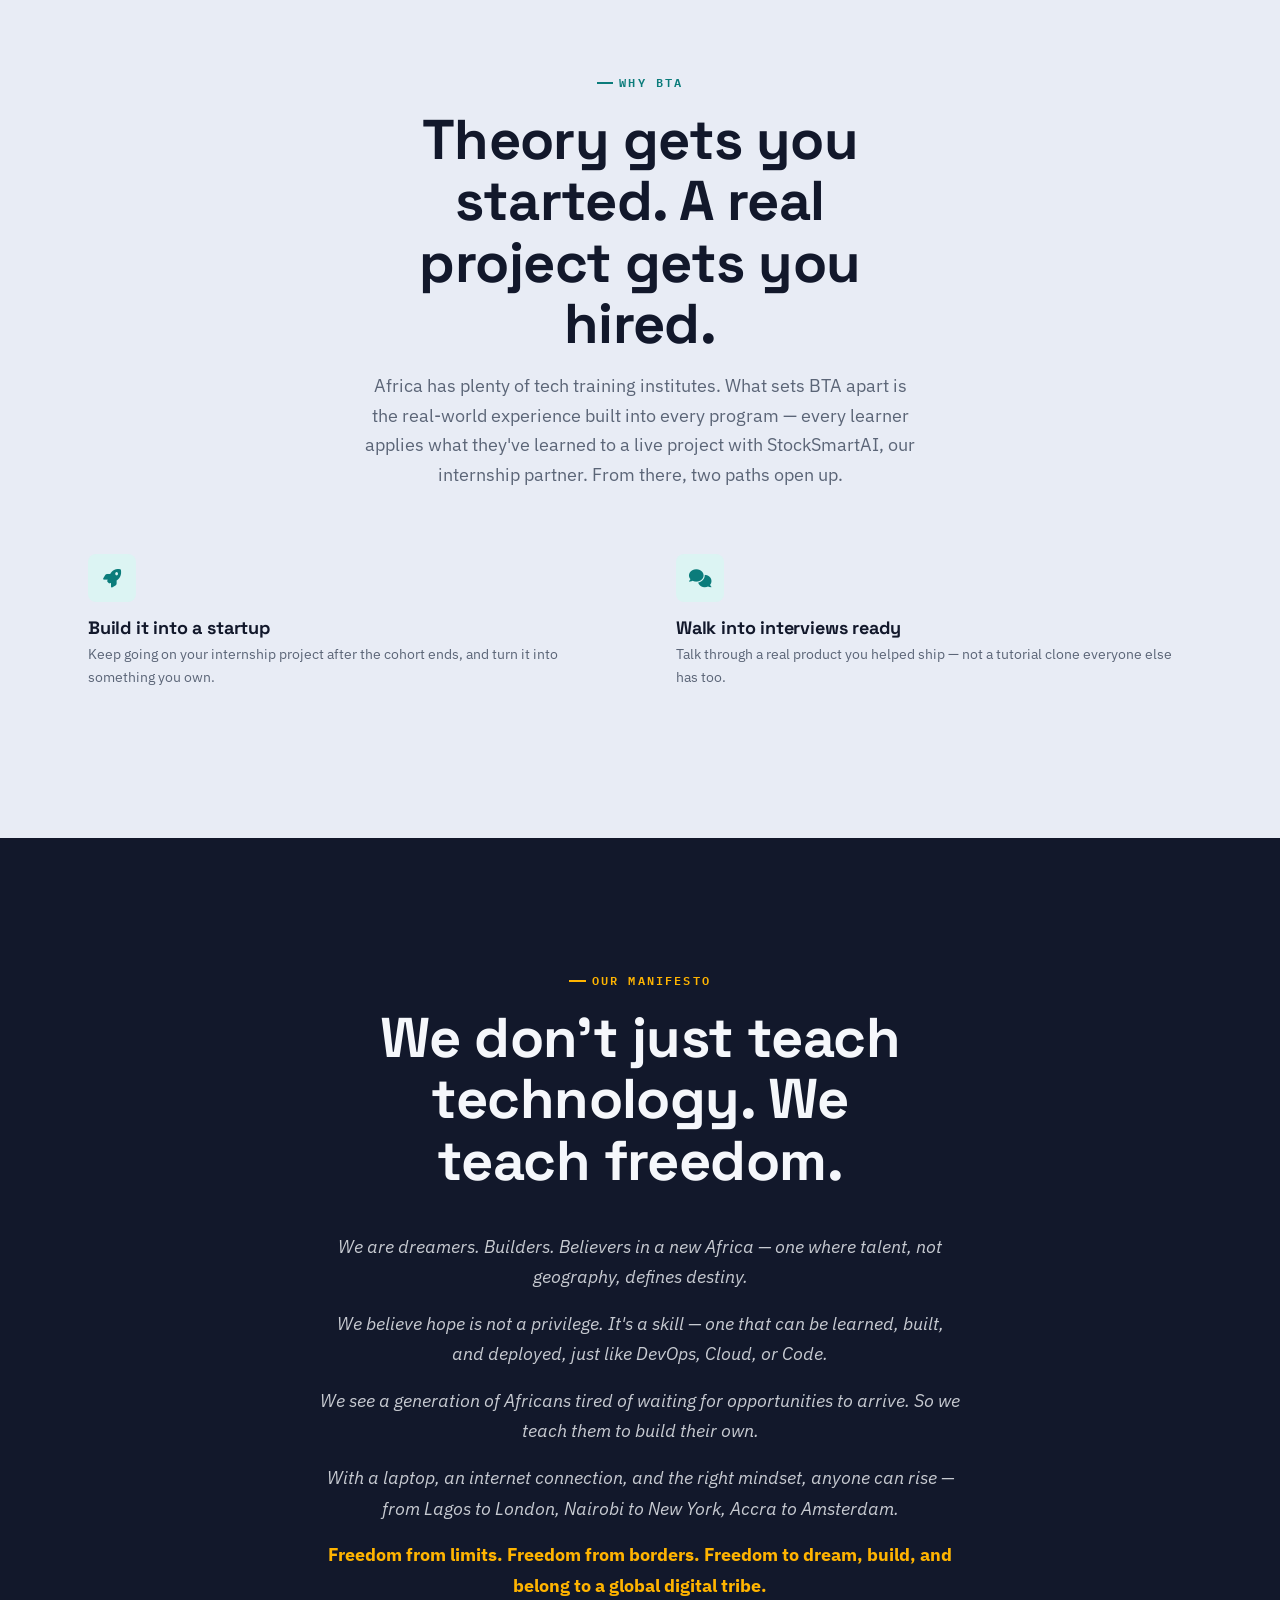
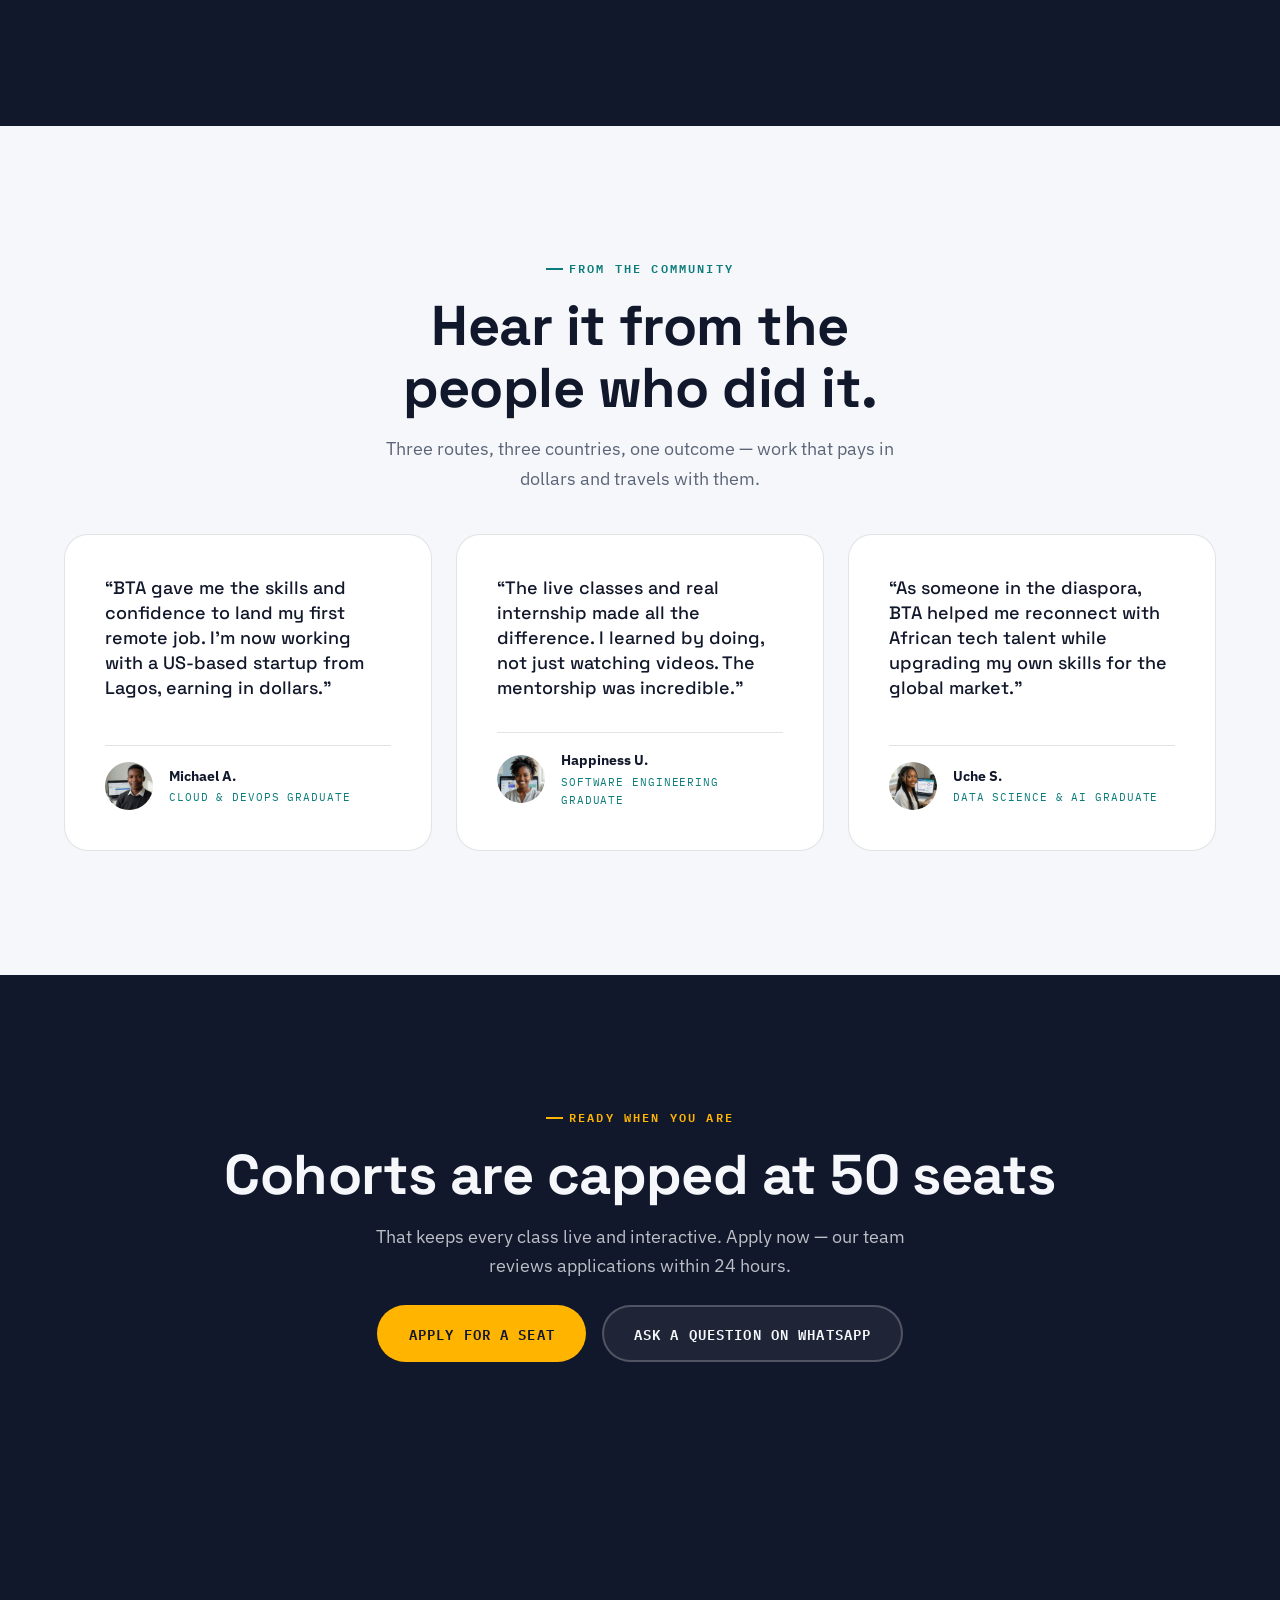
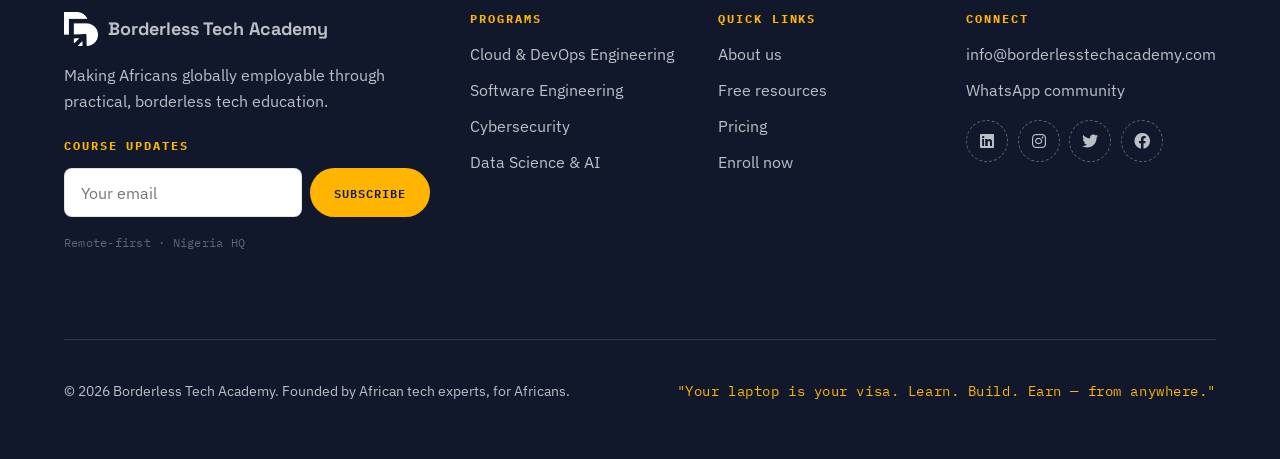
<file: about.html>
<!DOCTYPE html>
<html lang="en">

<head>
    <meta charset="UTF-8">
    <meta name="viewport" content="width=device-width, initial-scale=1.0">
    <meta name="description"
        content="Borderless Tech Academy exists to make African talent globally employable. Read our vision, mission, and manifesto, and hear from graduates working with teams abroad.">
    <meta name="keywords"
        content="tech bootcamp Africa, learn coding Nigeria, DevOps training, software engineering course, cybersecurity certification, data science bootcamp, remote tech jobs, earn in dollars">
    <title>About — Borderless Tech Academy</title>

    <!-- Google tag (gtag.js) -->
    <script async src="https://www.googletagmanager.com/gtag/js?id=G-RQ1M56GVE9"></script>
    <script>
        window.dataLayer = window.dataLayer || [];
        function gtag() { dataLayer.push(arguments); }
        gtag('js', new Date());
        gtag('config', 'G-RQ1M56GVE9');
    </script>

    <!-- Facebook Pixel Code -->
    <script>
        !function (f, b, e, v, n, t, s) {
            if (f.fbq) return; n = f.fbq = function () {
                n.callMethod ?
                    n.callMethod.apply(n, arguments) : n.queue.push(arguments)
            };
            if (!f._fbq) f._fbq = n; n.push = n; n.loaded = !0; n.version = '2.0';
            n.queue = []; t = b.createElement(e); t.async = !0;
            t.src = v; s = b.getElementsByTagName(e)[0];
            s.parentNode.insertBefore(t, s)
        }(window, document, 'script',
            'https://connect.facebook.net/en_US/fbevents.js');
        fbq('init', 'YOUR_PIXEL_ID'); // Replace with actual Facebook Pixel ID
        fbq('track', 'PageView');
    </script>
    <noscript><img height="1" width="1" style="display:none"
            src="https://www.facebook.com/tr?id=YOUR_PIXEL_ID&ev=PageView&noscript=1" /></noscript>

    <link rel="preconnect" href="https://fonts.googleapis.com">
    <link rel="preconnect" href="https://fonts.gstatic.com" crossorigin>
    <link href="https://fonts.googleapis.com/css2?family=IBM+Plex+Mono:wght@400;500;600&family=IBM+Plex+Sans:ital,wght@0,400;0,500;0,600;0,700;1,400&family=Space+Grotesk:wght@500;600;700;800&display=swap" rel="stylesheet">
    <link rel="stylesheet" href="https://cdnjs.cloudflare.com/ajax/libs/font-awesome/6.0.0/css/all.min.css">
    <link rel="stylesheet" href="css/styles.css">
</head>

<body>

    <!-- Navigation -->
    <nav class="nav" aria-label="Primary">
        <div class="nav__inner">
            <a class="nav__brand" href="index.html">
                <img src="images/LOGO ICON (black).png" alt="" width="36" height="36">
                Borderless Tech Academy
            </a>
            <ul class="nav__links" id="nav-links">
                <li><a href="index.html">Home</a></li>
                <li><a href="programs.html">Programs</a></li>
                <li><a href="resources.html">Resources</a></li>
                <li><a href="about.html">About</a></li>
                <li><a href="pricing.html">Pricing</a></li>
                <li><a href="enroll.html" class="btn btn--primary btn--sm">Enroll now</a></li>
            </ul>
            <div class="nav__actions">
                <a class="btn btn--primary btn--sm" href="enroll.html">Enroll now</a>
            </div>
            <button class="nav__toggle" aria-label="Open menu" aria-expanded="false" aria-controls="nav-links">
                <svg viewBox="0 0 24 24" fill="none" stroke="currentColor" stroke-width="2" stroke-linecap="round"><line x1="3" y1="6" x2="21" y2="6"/><line x1="3" y1="12" x2="21" y2="12"/><line x1="3" y1="18" x2="21" y2="18"/></svg>
            </button>
        </div>
    </nav>

    <!-- Page header -->
    <header class="page-header">
        <div class="container page-header__inner">
            <p class="eyebrow">About BTA</p>
            <h1>Talent is everywhere. Opportunity isn't &mdash; yet.</h1>
            <p class="lead">Borderless Tech Academy exists to close that gap: live, practical tech training that ends in a real internship and a global paycheck, not just a certificate.</p>
        </div>
    </header>

    <!-- Vision & Mission -->
    <section class="section section--paper">
        <div class="container">
            <div class="grid grid--2">
                <div>
                    <p class="eyebrow">Our vision</p>
                    <h2>Talent shouldn't need a passport.</h2>
                    <p class="lead">We make Africans globally employable through practical, borderless tech education &mdash; the kind that bridges the classroom and a real job from week one.</p>
                    <div class="divider"></div>
                    <p class="eyebrow">Our mission</p>
                    <h2>10,000 Africans, earning globally, by 2030.</h2>
                    <p class="lead">We equip people with in-demand tech skills and mentorship from industry experts, so they can earn in dollars from anywhere in the world.</p>
                </div>
                <div>
                    <img src="images/girlll.jpeg" alt="A Borderless Tech Academy learner working on a laptop" loading="lazy" style="width:100%; height:100%; object-fit:cover; border-radius: var(--radius-lg); box-shadow: var(--shadow-card);">
                </div>
            </div>
        </div>
    </section>

    <!-- Why BTA -->
    <section class="section section--alt">
        <div class="container">
            <div class="section__head section__head--center">
                <p class="eyebrow">Why BTA</p>
                <h2>Theory gets you started. A real project gets you hired.</h2>
                <p class="lead">Africa has plenty of tech training institutes. What sets BTA apart is the real-world experience built into every program &mdash; every learner applies what they've learned to a live project with StockSmartAI, our internship partner. From there, two paths open up.</p>
            </div>
            <div class="grid grid--2 reveal">
                <div class="feature">
                    <div class="feature__icon"><i class="fas fa-rocket" aria-hidden="true"></i></div>
                    <h3>Build it into a startup</h3>
                    <p>Keep going on your internship project after the cohort ends, and turn it into something you own.</p>
                </div>
                <div class="feature">
                    <div class="feature__icon"><i class="fas fa-comments" aria-hidden="true"></i></div>
                    <h3>Walk into interviews ready</h3>
                    <p>Talk through a real product you helped ship &mdash; not a tutorial clone everyone else has too.</p>
                </div>
            </div>
        </div>
    </section>

    <!-- Manifesto -->
    <section class="section section--dark">
        <div class="container">
            <div class="section__head section__head--center">
                <p class="eyebrow" style="justify-content:center;">Our manifesto</p>
                <h2>We don't just teach technology. We teach freedom.</h2>
            </div>
            <div class="manifesto">
                <p>We are dreamers. Builders. Believers in a new Africa &mdash; one where talent, not geography, defines destiny.</p>
                <p>We believe hope is not a privilege. It's a skill &mdash; one that can be learned, built, and deployed, just like DevOps, Cloud, or Code.</p>
                <p>We see a generation of Africans tired of waiting for opportunities to arrive. So we teach them to build their own.</p>
                <p>With a laptop, an internet connection, and the right mindset, anyone can rise &mdash; from Lagos to London, Nairobi to New York, Accra to Amsterdam.</p>
                <p><strong>Freedom from limits. Freedom from borders. Freedom to dream, build, and belong to a global digital tribe.</strong></p>
            </div>
        </div>
    </section>

    <!-- Testimonials -->
    <section class="section section--paper" id="testimonials">
        <div class="container">
            <div class="section__head section__head--center">
                <p class="eyebrow">From the community</p>
                <h2>Hear it from the people who did it.</h2>
                <p class="lead">Three routes, three countries, one outcome &mdash; work that pays in dollars and travels with them.</p>
            </div>
            <div class="grid grid--3 reveal">
                <article class="testimonial">
                    <p class="testimonial__quote">&ldquo;BTA gave me the skills and confidence to land my first remote job. I'm now working with a US-based startup from Lagos, earning in dollars.&rdquo;</p>
                    <div class="testimonial__person">
                        <img src="images/bta-devops-headshot-02.jpg" alt="Michael A., Borderless Tech Academy Cloud &amp; DevOps graduate" loading="lazy">
                        <div>
                            <div class="name">Michael A.</div>
                            <div class="role">Cloud &amp; DevOps graduate</div>
                        </div>
                    </div>
                </article>
                <article class="testimonial">
                    <p class="testimonial__quote">&ldquo;The live classes and real internship made all the difference. I learned by doing, not just watching videos. The mentorship was incredible.&rdquo;</p>
                    <div class="testimonial__person">
                        <img src="images/bta-swe-headshot-01.jpg" alt="Happiness U., Borderless Tech Academy Software Engineering graduate" loading="lazy">
                        <div>
                            <div class="name">Happiness U.</div>
                            <div class="role">Software Engineering graduate</div>
                        </div>
                    </div>
                </article>
                <article class="testimonial">
                    <p class="testimonial__quote">&ldquo;As someone in the diaspora, BTA helped me reconnect with African tech talent while upgrading my own skills for the global market.&rdquo;</p>
                    <div class="testimonial__person">
                        <img src="images/bta-data-headshot-01.jpg" alt="Uche S., Borderless Tech Academy Data Science &amp; AI graduate" loading="lazy">
                        <div>
                            <div class="name">Uche S.</div>
                            <div class="role">Data Science &amp; AI graduate</div>
                        </div>
                    </div>
                </article>
            </div>
        </div>
    </section>

    <!-- Final CTA -->
    <section class="section section--dark">
        <div class="container text-center">
            <p class="eyebrow" style="justify-content:center;">Ready when you are</p>
            <h2>Cohorts are capped at 50 seats</h2>
            <p class="lead" style="margin-inline:auto; max-width:50ch;">That keeps every class live and interactive. Apply now &mdash; our team reviews applications within 24 hours.</p>
            <div class="btn-row" style="justify-content:center; margin-top: var(--space-md);">
                <a class="btn btn--primary" href="enroll.html">Apply for a seat</a>
                <a class="btn btn--ghost" href="https://wa.me/2348103734621" target="_blank" rel="noopener">Ask a question on WhatsApp</a>
            </div>
        </div>
    </section>

    <!-- Footer -->
    <footer class="footer">
        <div class="container">
            <div class="footer__grid">
                <div>
                    <a class="footer__brand" href="index.html">
                        <img src="images/LOGO ICON (white).png" alt="" width="34" height="34">
                        Borderless Tech Academy
                    </a>
                    <p>Making Africans globally employable through practical, borderless tech education.</p>
                    <h4 style="margin-top: var(--space-md);">Course updates</h4>
                    <form class="newsletter-form" data-formspree data-success="Subscribed — watch your inbox." action="https://formspree.io/f/movygqnj" method="POST">
                        <input type="hidden" name="form_type" value="newsletter">
                        <div class="field" style="flex-direction:row; gap:0.5rem;">
                            <label class="visually-hidden" for="newsletter-email">Email address</label>
                            <input type="email" id="newsletter-email" name="email" placeholder="Your email" required style="flex:1;">
                            <button type="submit" class="btn btn--primary btn--sm">Subscribe</button>
                        </div>
                        <p class="form-status" role="status"></p>
                    </form>
                    <p class="form-note" style="margin-top: var(--space-sm);">Remote-first &middot; Nigeria HQ</p>
                </div>
                <div>
                    <h4>Programs</h4>
                    <ul>
                        <li><a href="programs.html#cloud-devops">Cloud &amp; DevOps Engineering</a></li>
                        <li><a href="programs.html#software-engineering">Software Engineering</a></li>
                        <li><a href="programs.html#cybersecurity">Cybersecurity</a></li>
                        <li><a href="programs.html#data-ai">Data Science &amp; AI</a></li>
                    </ul>
                </div>
                <div>
                    <h4>Quick links</h4>
                    <ul>
                        <li><a href="about.html">About us</a></li>
                        <li><a href="resources.html">Free resources</a></li>
                        <li><a href="pricing.html">Pricing</a></li>
                        <li><a href="enroll.html">Enroll now</a></li>
                    </ul>
                </div>
                <div>
                    <h4>Connect</h4>
                    <ul>
                        <li><a href="mailto:info@borderlesstechacademy.com">info@borderlesstechacademy.com</a></li>
                        <li><a href="https://wa.me/2348103734621" target="_blank" rel="noopener">WhatsApp community</a></li>
                    </ul>
                    <div class="stamps">
                        <a href="https://www.linkedin.com/company/borderlesstechacademy" target="_blank" rel="noopener" aria-label="LinkedIn"><i class="fab fa-linkedin" aria-hidden="true"></i></a>
                        <a href="https://www.instagram.com/borderlesstechacademy" target="_blank" rel="noopener" aria-label="Instagram"><i class="fab fa-instagram" aria-hidden="true"></i></a>
                        <a href="https://x.com/bta_tech_99" target="_blank" rel="noopener" aria-label="X (Twitter)"><i class="fab fa-twitter" aria-hidden="true"></i></a>
                        <a href="https://facebook.com/borderlesstechacademe" target="_blank" rel="noopener" aria-label="Facebook"><i class="fab fa-facebook" aria-hidden="true"></i></a>
                    </div>
                </div>
            </div>
            <div class="footer__bottom">
                <p>&copy; 2026 Borderless Tech Academy. Founded by African tech experts, for Africans.</p>
                <p class="footer__tagline">"Your laptop is your visa. Learn. Build. Earn &mdash; from anywhere."</p>
            </div>
        </div>
    </footer>

    <!-- Mobile sticky CTA -->
    <div class="sticky-cta">
        <span>50 seats per cohort &middot; apply today</span>
        <a class="btn btn--primary btn--sm" href="enroll.html">Apply now</a>
    </div>

    <script src="js/main.js"></script>
</body>

</html>
</file>
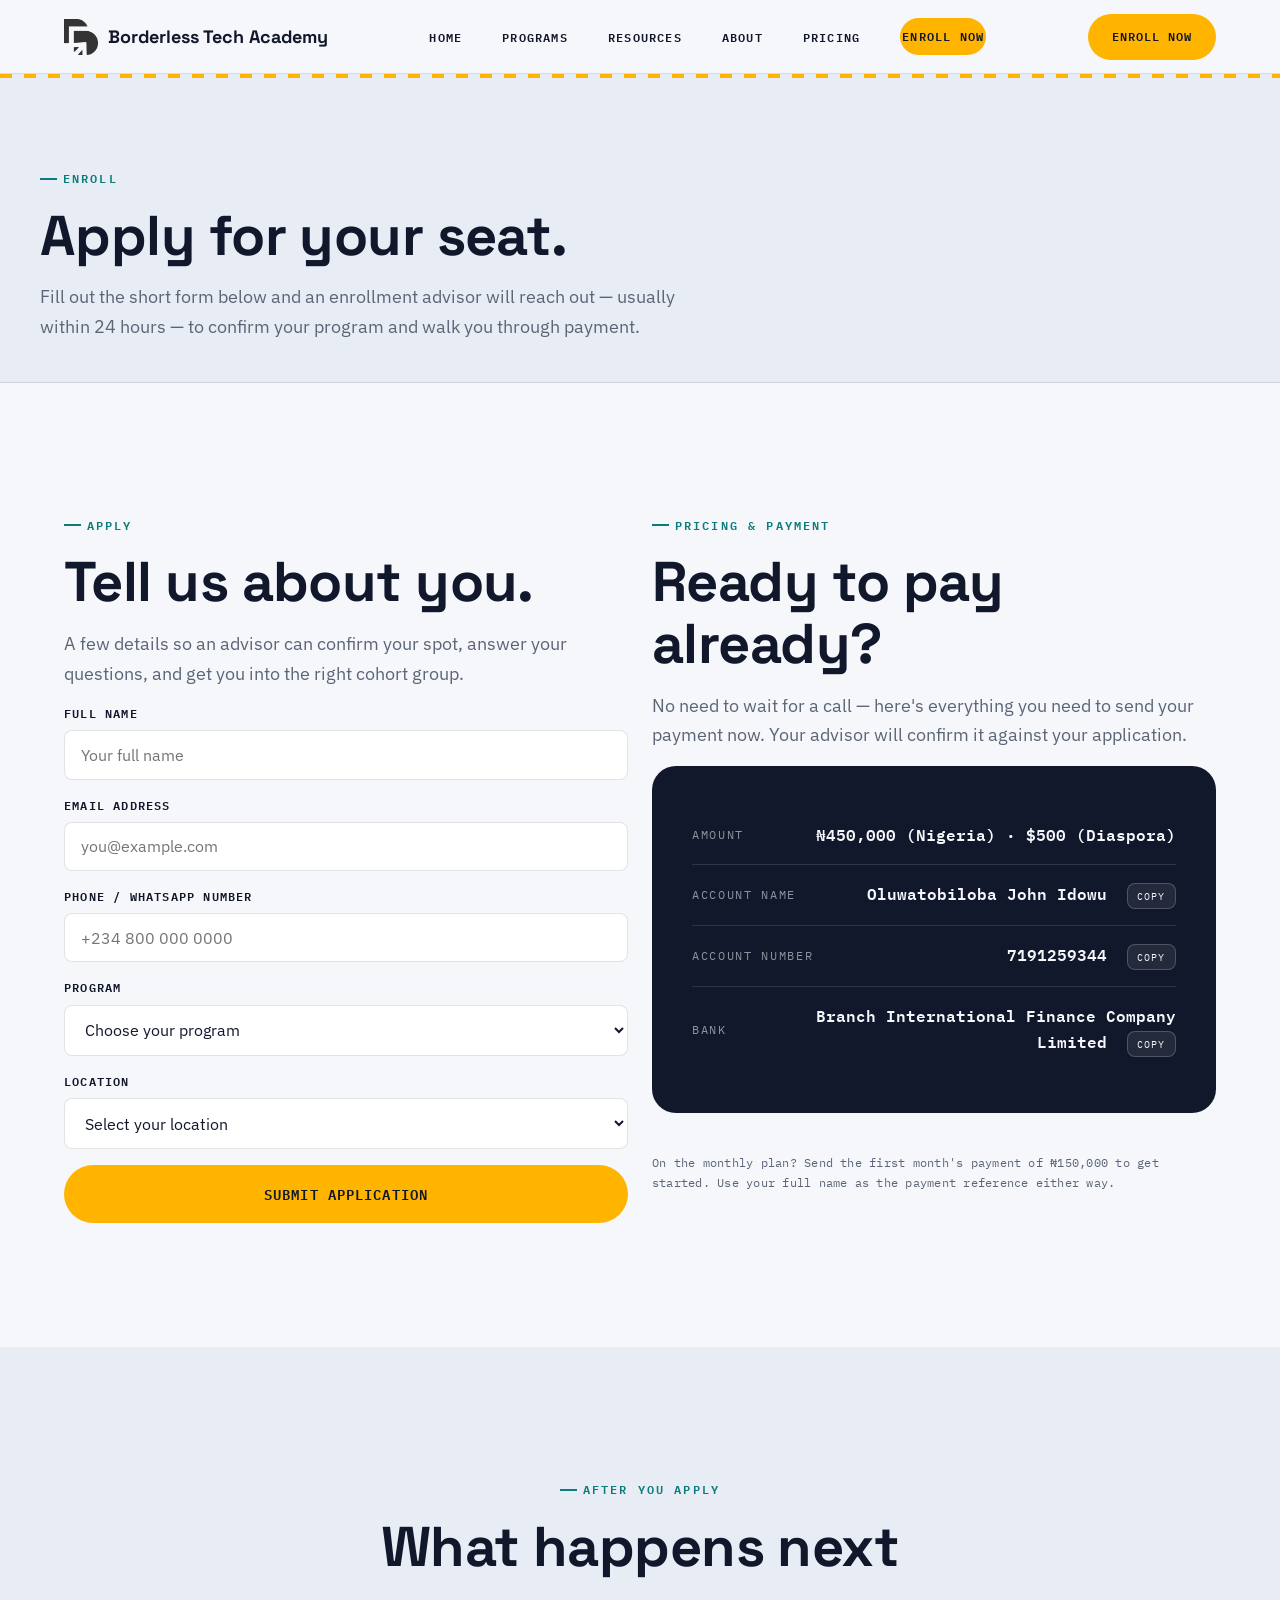
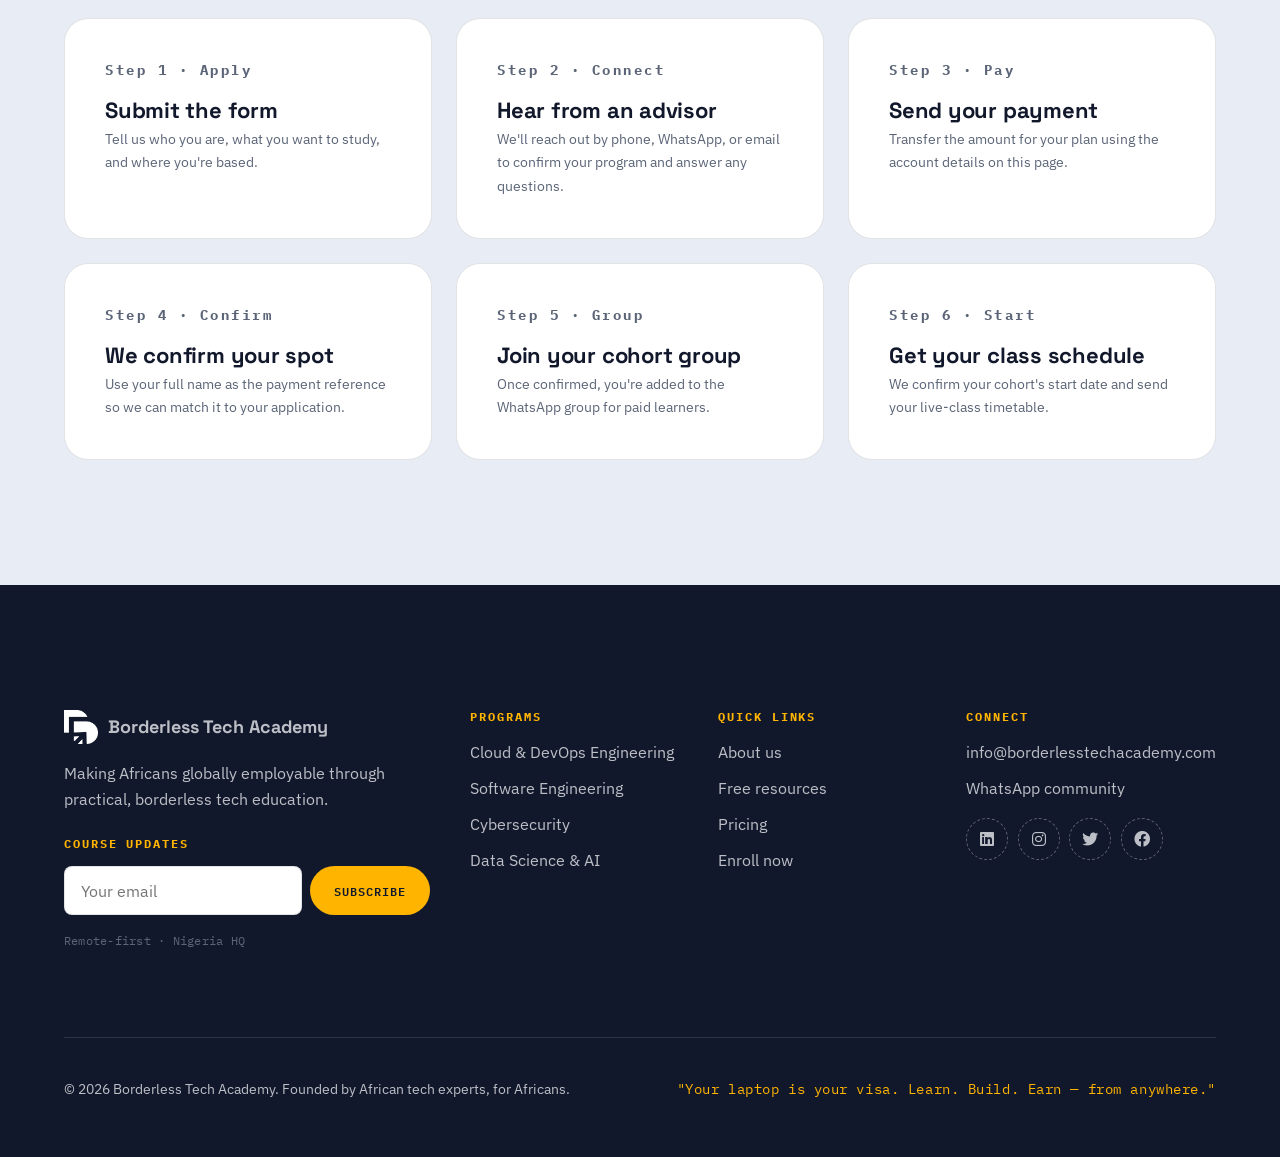
<file: enroll.html>
<!DOCTYPE html>
<html lang="en">

<head>
    <meta charset="UTF-8">
    <meta name="viewport" content="width=device-width, initial-scale=1.0">
    <meta name="description"
        content="Apply for a seat at Borderless Tech Academy. Fill out a short form and an enrollment advisor will reach out within 24 hours to help with payment and next steps.">
    <meta name="keywords"
        content="tech bootcamp Africa, learn coding Nigeria, DevOps training, software engineering course, cybersecurity certification, data science bootcamp, remote tech jobs, earn in dollars">
    <title>Enroll — Borderless Tech Academy</title>

    <!-- Google tag (gtag.js) -->
    <script async src="https://www.googletagmanager.com/gtag/js?id=G-RQ1M56GVE9"></script>
    <script>
        window.dataLayer = window.dataLayer || [];
        function gtag() { dataLayer.push(arguments); }
        gtag('js', new Date());
        gtag('config', 'G-RQ1M56GVE9');
    </script>

    <!-- Facebook Pixel Code -->
    <script>
        !function (f, b, e, v, n, t, s) {
            if (f.fbq) return; n = f.fbq = function () {
                n.callMethod ?
                    n.callMethod.apply(n, arguments) : n.queue.push(arguments)
            };
            if (!f._fbq) f._fbq = n; n.push = n; n.loaded = !0; n.version = '2.0';
            n.queue = []; t = b.createElement(e); t.async = !0;
            t.src = v; s = b.getElementsByTagName(e)[0];
            s.parentNode.insertBefore(t, s)
        }(window, document, 'script',
            'https://connect.facebook.net/en_US/fbevents.js');
        fbq('init', 'YOUR_PIXEL_ID'); // Replace with actual Facebook Pixel ID
        fbq('track', 'PageView');
    </script>
    <noscript><img height="1" width="1" style="display:none"
            src="https://www.facebook.com/tr?id=YOUR_PIXEL_ID&ev=PageView&noscript=1" /></noscript>

    <link rel="preconnect" href="https://fonts.googleapis.com">
    <link rel="preconnect" href="https://fonts.gstatic.com" crossorigin>
    <link href="https://fonts.googleapis.com/css2?family=IBM+Plex+Mono:wght@400;500;600&family=IBM+Plex+Sans:ital,wght@0,400;0,500;0,600;0,700;1,400&family=Space+Grotesk:wght@500;600;700;800&display=swap" rel="stylesheet">
    <link rel="stylesheet" href="https://cdnjs.cloudflare.com/ajax/libs/font-awesome/6.0.0/css/all.min.css">
    <link rel="stylesheet" href="css/styles.css">
</head>

<body>

    <!-- Navigation -->
    <nav class="nav" aria-label="Primary">
        <div class="nav__inner">
            <a class="nav__brand" href="index.html">
                <img src="images/LOGO ICON (black).png" alt="" width="36" height="36">
                Borderless Tech Academy
            </a>
            <ul class="nav__links" id="nav-links">
                <li><a href="index.html">Home</a></li>
                <li><a href="programs.html">Programs</a></li>
                <li><a href="resources.html">Resources</a></li>
                <li><a href="about.html">About</a></li>
                <li><a href="pricing.html">Pricing</a></li>
                <li><a href="enroll.html" class="btn btn--primary btn--sm">Enroll now</a></li>
            </ul>
            <div class="nav__actions">
                <a class="btn btn--primary btn--sm" href="enroll.html">Enroll now</a>
            </div>
            <button class="nav__toggle" aria-label="Open menu" aria-expanded="false" aria-controls="nav-links">
                <svg viewBox="0 0 24 24" fill="none" stroke="currentColor" stroke-width="2" stroke-linecap="round"><line x1="3" y1="6" x2="21" y2="6"/><line x1="3" y1="12" x2="21" y2="12"/><line x1="3" y1="18" x2="21" y2="18"/></svg>
            </button>
        </div>
    </nav>

    <!-- Page header -->
    <header class="page-header">
        <div class="container page-header__inner">
            <p class="eyebrow">Enroll</p>
            <h1>Apply for your seat.</h1>
            <p class="lead">Fill out the short form below and an enrollment advisor will reach out &mdash; usually within 24 hours &mdash; to confirm your program and walk you through payment.</p>
        </div>
    </header>

    <!-- Application + payment details -->
    <section class="section section--paper">
        <div class="container">
            <div class="grid grid--2">
                <div>
                    <p class="eyebrow">Apply</p>
                    <h2>Tell us about you.</h2>
                    <p class="lead">A few details so an advisor can confirm your spot, answer your questions, and get you into the right cohort group.</p>
                    <form data-formspree data-success="Application received — an advisor will reach out within 24 hours." action="https://formspree.io/f/movygqnj" method="POST">
                        <input type="hidden" name="form_type" value="enrollment">
                        <div class="field">
                            <label for="enroll-name">Full name</label>
                            <input type="text" id="enroll-name" name="name" autocomplete="name" placeholder="Your full name" required>
                        </div>
                        <div class="field">
                            <label for="enroll-email">Email address</label>
                            <input type="email" id="enroll-email" name="email" autocomplete="email" placeholder="you@example.com" required>
                        </div>
                        <div class="field">
                            <label for="enroll-phone">Phone / WhatsApp number</label>
                            <input type="tel" id="enroll-phone" name="phone" autocomplete="tel" placeholder="+234 800 000 0000" required>
                        </div>
                        <div class="field">
                            <label for="enroll-program">Program</label>
                            <select id="enroll-program" name="program" required>
                                <option value="">Choose your program</option>
                                <option value="Cloud & DevOps Engineering">Cloud &amp; DevOps Engineering</option>
                                <option value="Software Engineering">Software Engineering</option>
                                <option value="Cybersecurity">Cybersecurity</option>
                                <option value="Data Science & AI">Data Science &amp; AI</option>
                            </select>
                        </div>
                        <div class="field">
                            <label for="enroll-location">Location</label>
                            <select id="enroll-location" name="location" required>
                                <option value="">Select your location</option>
                                <option value="Nigeria">Nigeria</option>
                                <option value="Ghana">Ghana</option>
                                <option value="Kenya">Kenya</option>
                                <option value="South Africa">South Africa</option>
                                <option value="Diaspora - USA">Diaspora &mdash; USA</option>
                                <option value="Diaspora - UK">Diaspora &mdash; UK</option>
                                <option value="Diaspora - Canada">Diaspora &mdash; Canada</option>
                                <option value="Other">Other</option>
                            </select>
                        </div>
                        <button type="submit" class="btn btn--primary btn--block">Submit application</button>
                        <p class="form-status" role="status"></p>
                    </form>
                </div>
                <div>
                    <p class="eyebrow">Pricing &amp; payment</p>
                    <h2>Ready to pay already?</h2>
                    <p class="lead">No need to wait for a call &mdash; here's everything you need to send your payment now. Your advisor will confirm it against your application.</p>
                    <div class="info-panel">
                        <div class="info-panel__row">
                            <span class="k">Amount</span>
                            <span class="v">&#8358;450,000 (Nigeria) &middot; $500 (Diaspora)</span>
                        </div>
                        <div class="info-panel__row">
                            <span class="k">Account name</span>
                            <span class="v">Oluwatobiloba John Idowu <button type="button" class="copy-btn" data-copy="Oluwatobiloba John Idowu">Copy</button></span>
                        </div>
                        <div class="info-panel__row">
                            <span class="k">Account number</span>
                            <span class="v">7191259344 <button type="button" class="copy-btn" data-copy="7191259344">Copy</button></span>
                        </div>
                        <div class="info-panel__row">
                            <span class="k">Bank</span>
                            <span class="v">Branch International Finance Company Limited <button type="button" class="copy-btn" data-copy="Branch International Finance Company Limited">Copy</button></span>
                        </div>
                    </div>
                    <p class="form-note mt-lg">On the monthly plan? Send the first month's payment of &#8358;150,000 to get started. Use your full name as the payment reference either way.</p>
                </div>
            </div>
        </div>
    </section>

    <!-- What happens next -->
    <section class="section section--alt">
        <div class="container">
            <div class="section__head section__head--center">
                <p class="eyebrow">After you apply</p>
                <h2>What happens next</h2>
            </div>
            <div class="itinerary reveal">
                <div class="leg">
                    <p class="leg__num">Step 1 &middot; Apply</p>
                    <h3>Submit the form</h3>
                    <p>Tell us who you are, what you want to study, and where you're based.</p>
                </div>
                <div class="leg">
                    <p class="leg__num">Step 2 &middot; Connect</p>
                    <h3>Hear from an advisor</h3>
                    <p>We'll reach out by phone, WhatsApp, or email to confirm your program and answer any questions.</p>
                </div>
                <div class="leg">
                    <p class="leg__num">Step 3 &middot; Pay</p>
                    <h3>Send your payment</h3>
                    <p>Transfer the amount for your plan using the account details on this page.</p>
                </div>
                <div class="leg">
                    <p class="leg__num">Step 4 &middot; Confirm</p>
                    <h3>We confirm your spot</h3>
                    <p>Use your full name as the payment reference so we can match it to your application.</p>
                </div>
                <div class="leg">
                    <p class="leg__num">Step 5 &middot; Group</p>
                    <h3>Join your cohort group</h3>
                    <p>Once confirmed, you're added to the WhatsApp group for paid learners.</p>
                </div>
                <div class="leg">
                    <p class="leg__num">Step 6 &middot; Start</p>
                    <h3>Get your class schedule</h3>
                    <p>We confirm your cohort's start date and send your live-class timetable.</p>
                </div>
            </div>
        </div>
    </section>

    <!-- Footer -->
    <footer class="footer">
        <div class="container">
            <div class="footer__grid">
                <div>
                    <a class="footer__brand" href="index.html">
                        <img src="images/LOGO ICON (white).png" alt="" width="34" height="34">
                        Borderless Tech Academy
                    </a>
                    <p>Making Africans globally employable through practical, borderless tech education.</p>
                    <h4 style="margin-top: var(--space-md);">Course updates</h4>
                    <form class="newsletter-form" data-formspree data-success="Subscribed — watch your inbox." action="https://formspree.io/f/movygqnj" method="POST">
                        <input type="hidden" name="form_type" value="newsletter">
                        <div class="field" style="flex-direction:row; gap:0.5rem;">
                            <label class="visually-hidden" for="newsletter-email">Email address</label>
                            <input type="email" id="newsletter-email" name="email" placeholder="Your email" required style="flex:1;">
                            <button type="submit" class="btn btn--primary btn--sm">Subscribe</button>
                        </div>
                        <p class="form-status" role="status"></p>
                    </form>
                    <p class="form-note" style="margin-top: var(--space-sm);">Remote-first &middot; Nigeria HQ</p>
                </div>
                <div>
                    <h4>Programs</h4>
                    <ul>
                        <li><a href="programs.html#cloud-devops">Cloud &amp; DevOps Engineering</a></li>
                        <li><a href="programs.html#software-engineering">Software Engineering</a></li>
                        <li><a href="programs.html#cybersecurity">Cybersecurity</a></li>
                        <li><a href="programs.html#data-ai">Data Science &amp; AI</a></li>
                    </ul>
                </div>
                <div>
                    <h4>Quick links</h4>
                    <ul>
                        <li><a href="about.html">About us</a></li>
                        <li><a href="resources.html">Free resources</a></li>
                        <li><a href="pricing.html">Pricing</a></li>
                        <li><a href="enroll.html">Enroll now</a></li>
                    </ul>
                </div>
                <div>
                    <h4>Connect</h4>
                    <ul>
                        <li><a href="mailto:info@borderlesstechacademy.com">info@borderlesstechacademy.com</a></li>
                        <li><a href="https://wa.me/2348103734621" target="_blank" rel="noopener">WhatsApp community</a></li>
                    </ul>
                    <div class="stamps">
                        <a href="https://www.linkedin.com/company/borderlesstechacademy" target="_blank" rel="noopener" aria-label="LinkedIn"><i class="fab fa-linkedin" aria-hidden="true"></i></a>
                        <a href="https://www.instagram.com/borderlesstechacademy" target="_blank" rel="noopener" aria-label="Instagram"><i class="fab fa-instagram" aria-hidden="true"></i></a>
                        <a href="https://x.com/bta_tech_99" target="_blank" rel="noopener" aria-label="X (Twitter)"><i class="fab fa-twitter" aria-hidden="true"></i></a>
                        <a href="https://facebook.com/borderlesstechacademe" target="_blank" rel="noopener" aria-label="Facebook"><i class="fab fa-facebook" aria-hidden="true"></i></a>
                    </div>
                </div>
            </div>
            <div class="footer__bottom">
                <p>&copy; 2026 Borderless Tech Academy. Founded by African tech experts, for Africans.</p>
                <p class="footer__tagline">"Your laptop is your visa. Learn. Build. Earn &mdash; from anywhere."</p>
            </div>
        </div>
    </footer>

    <!-- Mobile sticky CTA -->
    <div class="sticky-cta">
        <span>50 seats per cohort &middot; apply today</span>
        <a class="btn btn--primary btn--sm" href="enroll.html">Apply now</a>
    </div>

    <script src="js/main.js"></script>
</body>

</html>
</file>
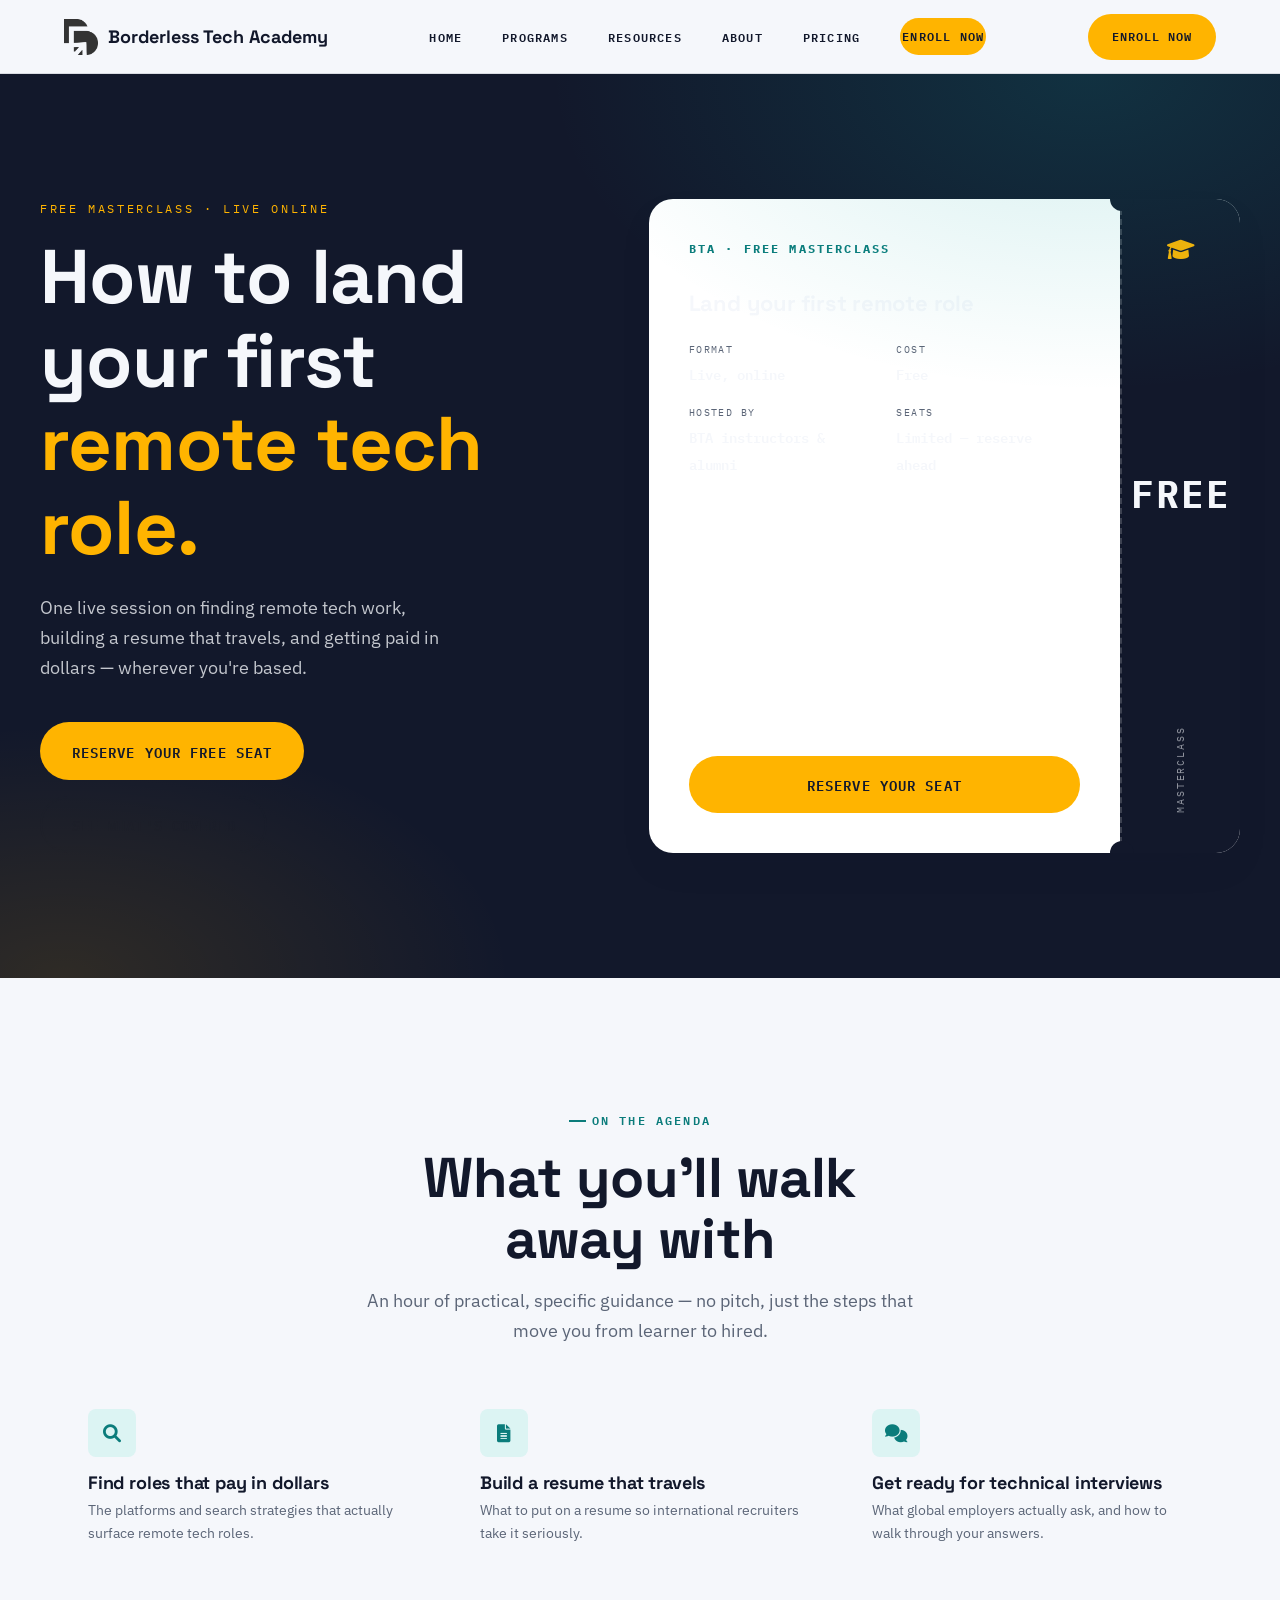
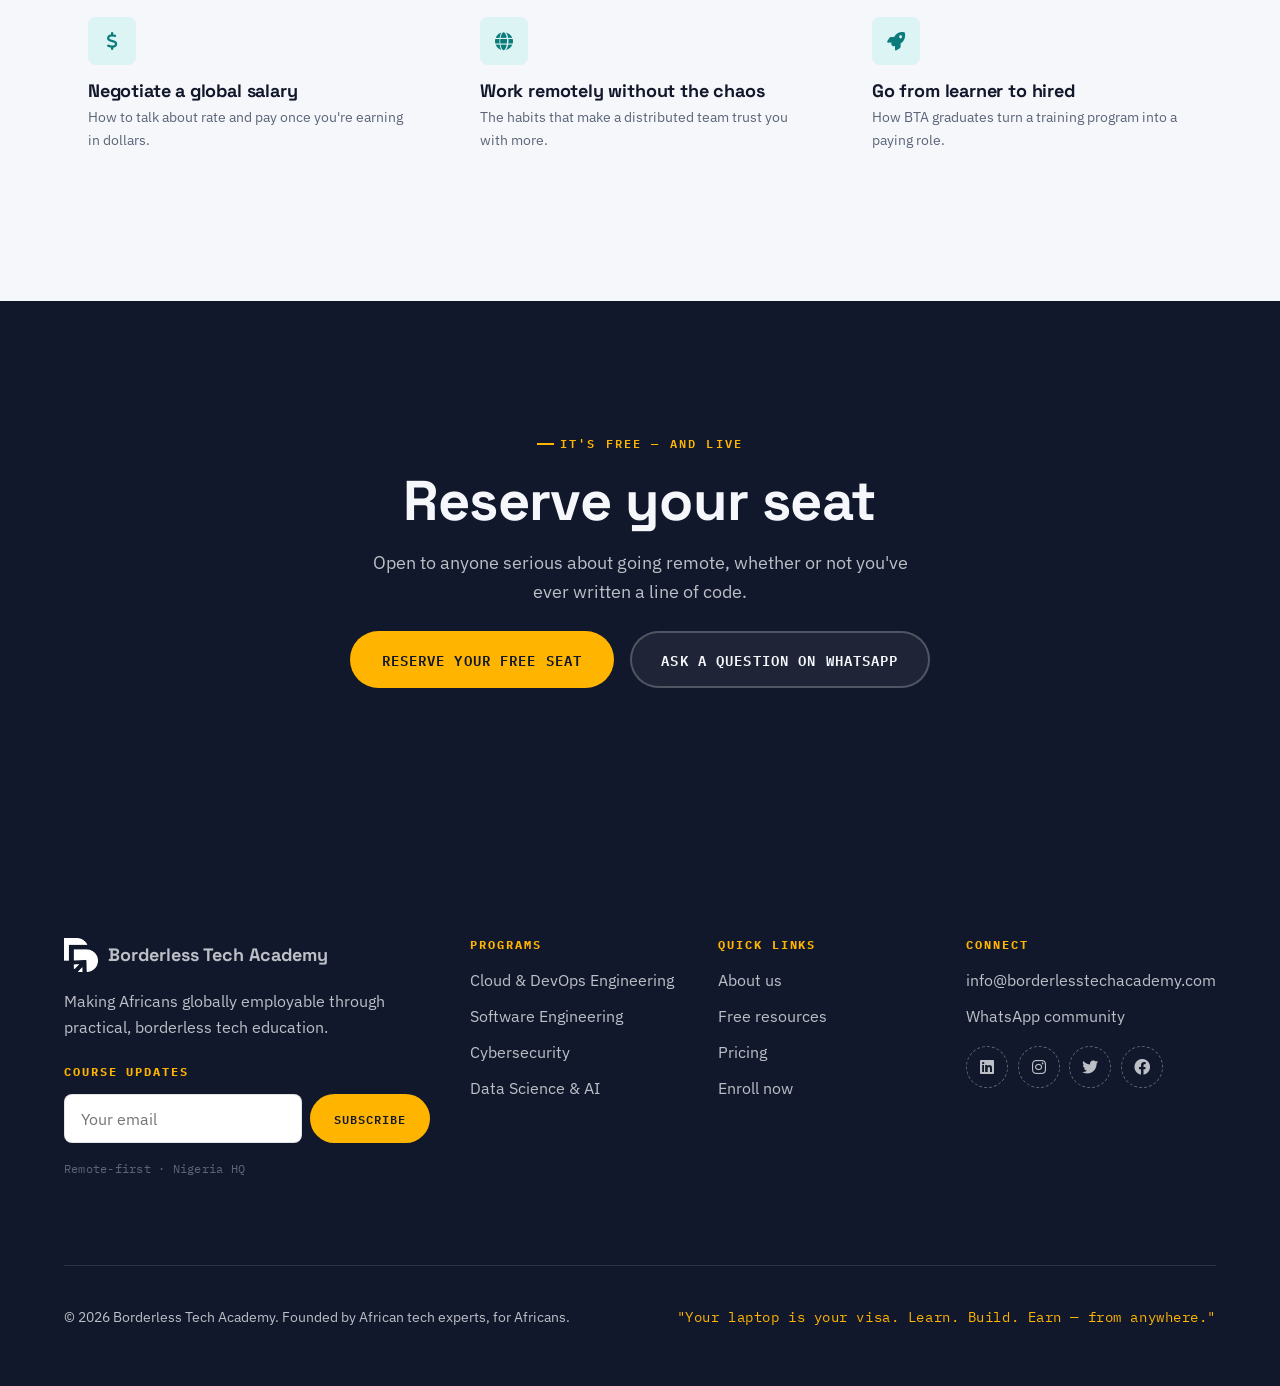
<file: masterclass.html>
<!DOCTYPE html>
<html lang="en">

<head>
    <meta charset="UTF-8">
    <meta name="viewport" content="width=device-width, initial-scale=1.0">
    <meta name="description"
        content="Join our free live masterclass on how to land your first remote tech role and start earning in dollars from anywhere. Reserve your seat — it's free.">
    <meta name="keywords"
        content="remote tech jobs, free masterclass, work from home Africa, earn in dollars, tech career Africa, Borderless Tech Academy">
    <title>Free Masterclass: Land Your First Remote Tech Role — Borderless Tech Academy</title>

    <!-- Google tag (gtag.js) -->
    <script async src="https://www.googletagmanager.com/gtag/js?id=G-RQ1M56GVE9"></script>
    <script>
        window.dataLayer = window.dataLayer || [];
        function gtag() { dataLayer.push(arguments); }
        gtag('js', new Date());
        gtag('config', 'G-RQ1M56GVE9');
    </script>

    <!-- Facebook Pixel Code -->
    <script>
        !function (f, b, e, v, n, t, s) {
            if (f.fbq) return; n = f.fbq = function () {
                n.callMethod ?
                    n.callMethod.apply(n, arguments) : n.queue.push(arguments)
            };
            if (!f._fbq) f._fbq = n; n.push = n; n.loaded = !0; n.version = '2.0';
            n.queue = []; t = b.createElement(e); t.async = !0;
            t.src = v; s = b.getElementsByTagName(e)[0];
            s.parentNode.insertBefore(t, s)
        }(window, document, 'script',
            'https://connect.facebook.net/en_US/fbevents.js');
        fbq('init', 'YOUR_PIXEL_ID'); // Replace with actual Facebook Pixel ID
        fbq('track', 'PageView');
    </script>
    <noscript><img height="1" width="1" style="display:none"
            src="https://www.facebook.com/tr?id=YOUR_PIXEL_ID&ev=PageView&noscript=1" /></noscript>

    <link rel="preconnect" href="https://fonts.googleapis.com">
    <link rel="preconnect" href="https://fonts.gstatic.com" crossorigin>
    <link href="https://fonts.googleapis.com/css2?family=IBM+Plex+Mono:wght@400;500;600&family=IBM+Plex+Sans:ital,wght@0,400;0,500;0,600;0,700;1,400&family=Space+Grotesk:wght@500;600;700;800&display=swap" rel="stylesheet">
    <link rel="stylesheet" href="https://cdnjs.cloudflare.com/ajax/libs/font-awesome/6.0.0/css/all.min.css">
    <link rel="stylesheet" href="css/styles.css">
</head>

<body>

    <!-- Navigation -->
    <nav class="nav" aria-label="Primary">
        <div class="nav__inner">
            <a class="nav__brand" href="index.html">
                <img src="images/LOGO ICON (black).png" alt="" width="36" height="36">
                Borderless Tech Academy
            </a>
            <ul class="nav__links" id="nav-links">
                <li><a href="index.html">Home</a></li>
                <li><a href="programs.html">Programs</a></li>
                <li><a href="resources.html">Resources</a></li>
                <li><a href="about.html">About</a></li>
                <li><a href="pricing.html">Pricing</a></li>
                <li><a href="enroll.html" class="btn btn--primary btn--sm">Enroll now</a></li>
            </ul>
            <div class="nav__actions">
                <a class="btn btn--primary btn--sm" href="enroll.html">Enroll now</a>
            </div>
            <button class="nav__toggle" aria-label="Open menu" aria-expanded="false" aria-controls="nav-links">
                <svg viewBox="0 0 24 24" fill="none" stroke="currentColor" stroke-width="2" stroke-linecap="round"><line x1="3" y1="6" x2="21" y2="6"/><line x1="3" y1="12" x2="21" y2="12"/><line x1="3" y1="18" x2="21" y2="18"/></svg>
            </button>
        </div>
    </nav>

    <!-- Hero -->
    <header class="hero">
        <div class="container hero__inner">
            <div>
                <p class="hero__kicker">Free masterclass &middot; live online</p>
                <h1>How to land your first <span class="accent">remote tech role.</span></h1>
                <p class="hero__lead">One live session on finding remote tech work, building a resume that travels, and getting paid in dollars &mdash; wherever you're based.</p>
                <div class="btn-row">
                    <a class="btn btn--primary" href="https://luma.com/am7w3q2a" target="_blank" rel="noopener" data-masterclass-cta>Reserve your free seat</a>
                    <a class="btn btn--secondary" href="#agenda">See what's covered</a>
                </div>
            </div>
            <div class="ticket">
                <div class="ticket__body">
                    <p class="ticket__route">BTA &middot; Free masterclass</p>
                    <h2 class="ticket__title">Land your first remote role</h2>
                    <div class="ticket__fields">
                        <div class="ticket__field"><span class="k">Format</span><span class="v">Live, online</span></div>
                        <div class="ticket__field"><span class="k">Cost</span><span class="v">Free</span></div>
                        <div class="ticket__field"><span class="k">Hosted by</span><span class="v">BTA instructors &amp; alumni</span></div>
                        <div class="ticket__field"><span class="k">Seats</span><span class="v">Limited &mdash; reserve ahead</span></div>
                    </div>
                    <div class="ticket__actions">
                        <a class="btn btn--primary btn--block" href="https://luma.com/am7w3q2a" target="_blank" rel="noopener" data-masterclass-cta>Reserve your seat</a>
                    </div>
                </div>
                <div class="ticket__stub">
                    <i class="fas fa-graduation-cap ticket__stub-icon" aria-hidden="true"></i>
                    <span class="ticket__stub-code">FREE</span>
                    <span class="ticket__stub-label">Masterclass</span>
                </div>
            </div>
        </div>
    </header>

    <!-- Agenda -->
    <section class="section section--paper" id="agenda">
        <div class="container">
            <div class="section__head section__head--center">
                <p class="eyebrow">On the agenda</p>
                <h2>What you'll walk away with</h2>
                <p class="lead">An hour of practical, specific guidance &mdash; no pitch, just the steps that move you from learner to hired.</p>
            </div>
            <div class="grid grid--3 reveal">
                <div class="feature">
                    <div class="feature__icon"><i class="fas fa-search" aria-hidden="true"></i></div>
                    <h3>Find roles that pay in dollars</h3>
                    <p>The platforms and search strategies that actually surface remote tech roles.</p>
                </div>
                <div class="feature">
                    <div class="feature__icon"><i class="fas fa-file-alt" aria-hidden="true"></i></div>
                    <h3>Build a resume that travels</h3>
                    <p>What to put on a resume so international recruiters take it seriously.</p>
                </div>
                <div class="feature">
                    <div class="feature__icon"><i class="fas fa-comments" aria-hidden="true"></i></div>
                    <h3>Get ready for technical interviews</h3>
                    <p>What global employers actually ask, and how to walk through your answers.</p>
                </div>
                <div class="feature">
                    <div class="feature__icon"><i class="fas fa-dollar-sign" aria-hidden="true"></i></div>
                    <h3>Negotiate a global salary</h3>
                    <p>How to talk about rate and pay once you're earning in dollars.</p>
                </div>
                <div class="feature">
                    <div class="feature__icon"><i class="fas fa-globe" aria-hidden="true"></i></div>
                    <h3>Work remotely without the chaos</h3>
                    <p>The habits that make a distributed team trust you with more.</p>
                </div>
                <div class="feature">
                    <div class="feature__icon"><i class="fas fa-rocket" aria-hidden="true"></i></div>
                    <h3>Go from learner to hired</h3>
                    <p>How BTA graduates turn a training program into a paying role.</p>
                </div>
            </div>
        </div>
    </section>

    <!-- Final CTA -->
    <section class="section section--dark">
        <div class="container text-center">
            <p class="eyebrow" style="justify-content:center;">It's free &mdash; and live</p>
            <h2>Reserve your seat</h2>
            <p class="lead" style="margin-inline:auto; max-width:50ch;">Open to anyone serious about going remote, whether or not you've ever written a line of code.</p>
            <div class="btn-row" style="justify-content:center; margin-top: var(--space-md);">
                <a class="btn btn--primary" href="https://luma.com/am7w3q2a" target="_blank" rel="noopener" data-masterclass-cta>Reserve your free seat</a>
                <a class="btn btn--ghost" href="https://wa.me/2348103734621" target="_blank" rel="noopener">Ask a question on WhatsApp</a>
            </div>
        </div>
    </section>

    <!-- Footer -->
    <footer class="footer">
        <div class="container">
            <div class="footer__grid">
                <div>
                    <a class="footer__brand" href="index.html">
                        <img src="images/LOGO ICON (white).png" alt="" width="34" height="34">
                        Borderless Tech Academy
                    </a>
                    <p>Making Africans globally employable through practical, borderless tech education.</p>
                    <h4 style="margin-top: var(--space-md);">Course updates</h4>
                    <form class="newsletter-form" data-formspree data-success="Subscribed — watch your inbox." action="https://formspree.io/f/movygqnj" method="POST">
                        <input type="hidden" name="form_type" value="newsletter">
                        <div class="field" style="flex-direction:row; gap:0.5rem;">
                            <label class="visually-hidden" for="newsletter-email">Email address</label>
                            <input type="email" id="newsletter-email" name="email" placeholder="Your email" required style="flex:1;">
                            <button type="submit" class="btn btn--primary btn--sm">Subscribe</button>
                        </div>
                        <p class="form-status" role="status"></p>
                    </form>
                    <p class="form-note" style="margin-top: var(--space-sm);">Remote-first &middot; Nigeria HQ</p>
                </div>
                <div>
                    <h4>Programs</h4>
                    <ul>
                        <li><a href="programs.html#cloud-devops">Cloud &amp; DevOps Engineering</a></li>
                        <li><a href="programs.html#software-engineering">Software Engineering</a></li>
                        <li><a href="programs.html#cybersecurity">Cybersecurity</a></li>
                        <li><a href="programs.html#data-ai">Data Science &amp; AI</a></li>
                    </ul>
                </div>
                <div>
                    <h4>Quick links</h4>
                    <ul>
                        <li><a href="about.html">About us</a></li>
                        <li><a href="resources.html">Free resources</a></li>
                        <li><a href="pricing.html">Pricing</a></li>
                        <li><a href="enroll.html">Enroll now</a></li>
                    </ul>
                </div>
                <div>
                    <h4>Connect</h4>
                    <ul>
                        <li><a href="mailto:info@borderlesstechacademy.com">info@borderlesstechacademy.com</a></li>
                        <li><a href="https://wa.me/2348103734621" target="_blank" rel="noopener">WhatsApp community</a></li>
                    </ul>
                    <div class="stamps">
                        <a href="https://www.linkedin.com/company/borderlesstechacademy" target="_blank" rel="noopener" aria-label="LinkedIn"><i class="fab fa-linkedin" aria-hidden="true"></i></a>
                        <a href="https://www.instagram.com/borderlesstechacademy" target="_blank" rel="noopener" aria-label="Instagram"><i class="fab fa-instagram" aria-hidden="true"></i></a>
                        <a href="https://x.com/bta_tech_99" target="_blank" rel="noopener" aria-label="X (Twitter)"><i class="fab fa-twitter" aria-hidden="true"></i></a>
                        <a href="https://facebook.com/borderlesstechacademe" target="_blank" rel="noopener" aria-label="Facebook"><i class="fab fa-facebook" aria-hidden="true"></i></a>
                    </div>
                </div>
            </div>
            <div class="footer__bottom">
                <p>&copy; 2026 Borderless Tech Academy. Founded by African tech experts, for Africans.</p>
                <p class="footer__tagline">"Your laptop is your visa. Learn. Build. Earn &mdash; from anywhere."</p>
            </div>
        </div>
    </footer>

    <!-- Mobile sticky CTA -->
    <div class="sticky-cta">
        <span>Free &middot; live &middot; open to all</span>
        <a class="btn btn--primary btn--sm" href="https://luma.com/am7w3q2a" target="_blank" rel="noopener" data-masterclass-cta>Reserve seat</a>
    </div>

    <script src="js/main.js"></script>
    <script>
        document.querySelectorAll('[data-masterclass-cta]').forEach(function (link) {
            link.addEventListener('click', function () {
                if (typeof gtag === 'function') {
                    gtag('event', 'masterclass_registration_click', {
                        event_category: 'engagement',
                        event_label: 'Masterclass Luma registration'
                    });
                }
            });
        });
    </script>
</body>

</html>
</file>
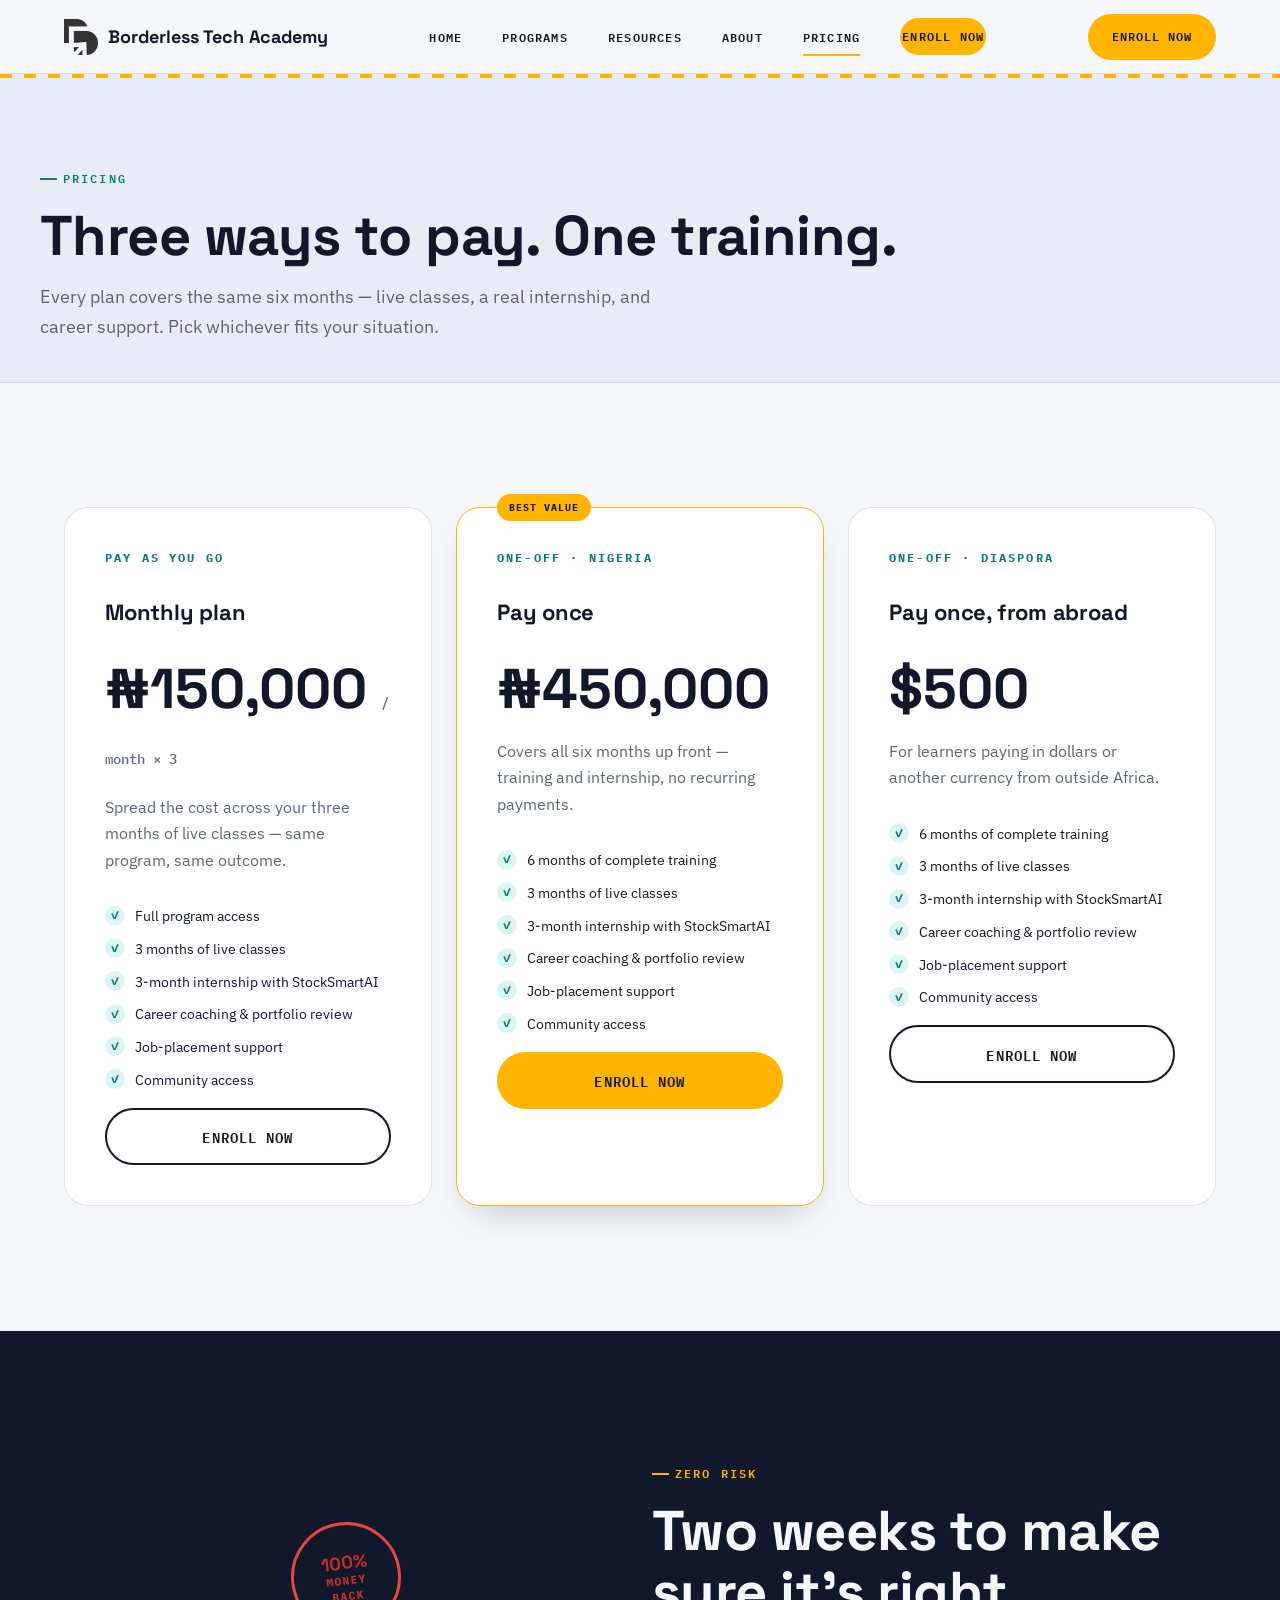
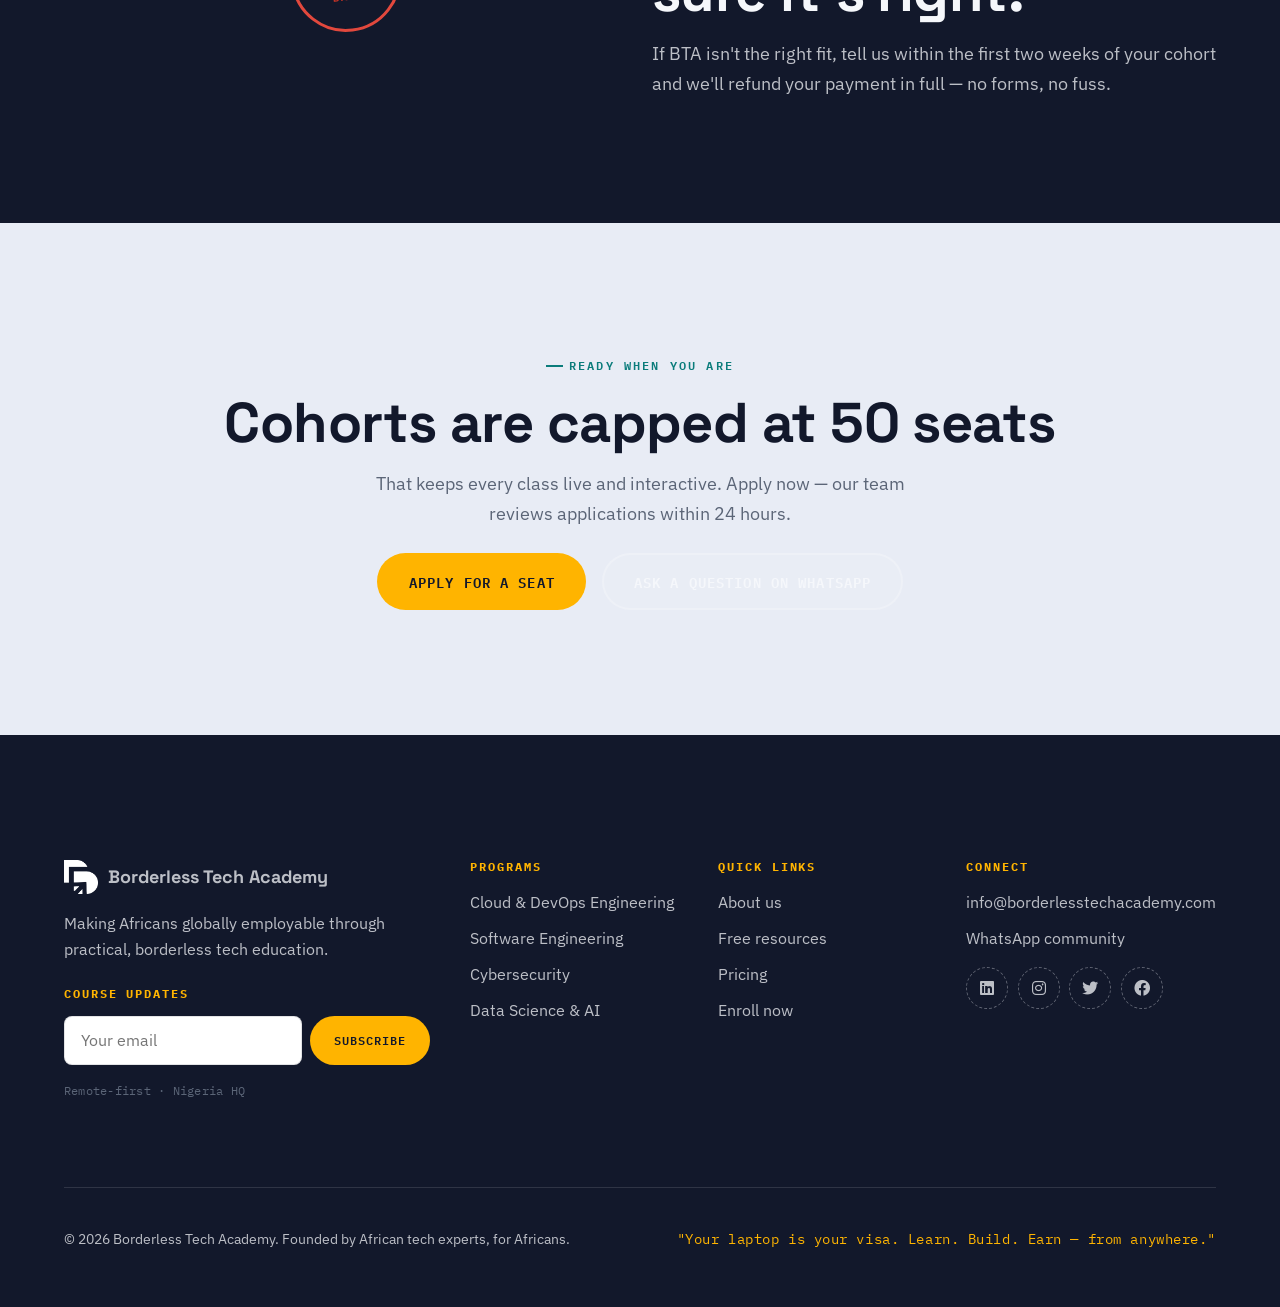
<file: pricing.html>
<!DOCTYPE html>
<html lang="en">

<head>
    <meta charset="UTF-8">
    <meta name="viewport" content="width=device-width, initial-scale=1.0">
    <meta name="description"
        content="One six-month program, three ways to pay: a monthly plan, a one-off rate for Nigerian students, and a one-off rate for diaspora students. Backed by a two-week money-back guarantee.">
    <meta name="keywords"
        content="tech bootcamp Africa, learn coding Nigeria, DevOps training, software engineering course, cybersecurity certification, data science bootcamp, remote tech jobs, earn in dollars">
    <title>Pricing — Borderless Tech Academy</title>

    <!-- Google tag (gtag.js) -->
    <script async src="https://www.googletagmanager.com/gtag/js?id=G-RQ1M56GVE9"></script>
    <script>
        window.dataLayer = window.dataLayer || [];
        function gtag() { dataLayer.push(arguments); }
        gtag('js', new Date());
        gtag('config', 'G-RQ1M56GVE9');
    </script>

    <!-- Facebook Pixel Code -->
    <script>
        !function (f, b, e, v, n, t, s) {
            if (f.fbq) return; n = f.fbq = function () {
                n.callMethod ?
                    n.callMethod.apply(n, arguments) : n.queue.push(arguments)
            };
            if (!f._fbq) f._fbq = n; n.push = n; n.loaded = !0; n.version = '2.0';
            n.queue = []; t = b.createElement(e); t.async = !0;
            t.src = v; s = b.getElementsByTagName(e)[0];
            s.parentNode.insertBefore(t, s)
        }(window, document, 'script',
            'https://connect.facebook.net/en_US/fbevents.js');
        fbq('init', 'YOUR_PIXEL_ID'); // Replace with actual Facebook Pixel ID
        fbq('track', 'PageView');
    </script>
    <noscript><img height="1" width="1" style="display:none"
            src="https://www.facebook.com/tr?id=YOUR_PIXEL_ID&ev=PageView&noscript=1" /></noscript>

    <link rel="preconnect" href="https://fonts.googleapis.com">
    <link rel="preconnect" href="https://fonts.gstatic.com" crossorigin>
    <link href="https://fonts.googleapis.com/css2?family=IBM+Plex+Mono:wght@400;500;600&family=IBM+Plex+Sans:ital,wght@0,400;0,500;0,600;0,700;1,400&family=Space+Grotesk:wght@500;600;700;800&display=swap" rel="stylesheet">
    <link rel="stylesheet" href="https://cdnjs.cloudflare.com/ajax/libs/font-awesome/6.0.0/css/all.min.css">
    <link rel="stylesheet" href="css/styles.css">
</head>

<body>

    <!-- Navigation -->
    <nav class="nav" aria-label="Primary">
        <div class="nav__inner">
            <a class="nav__brand" href="index.html">
                <img src="images/LOGO ICON (black).png" alt="" width="36" height="36">
                Borderless Tech Academy
            </a>
            <ul class="nav__links" id="nav-links">
                <li><a href="index.html">Home</a></li>
                <li><a href="programs.html">Programs</a></li>
                <li><a href="resources.html">Resources</a></li>
                <li><a href="about.html">About</a></li>
                <li><a href="pricing.html">Pricing</a></li>
                <li><a href="enroll.html" class="btn btn--primary btn--sm">Enroll now</a></li>
            </ul>
            <div class="nav__actions">
                <a class="btn btn--primary btn--sm" href="enroll.html">Enroll now</a>
            </div>
            <button class="nav__toggle" aria-label="Open menu" aria-expanded="false" aria-controls="nav-links">
                <svg viewBox="0 0 24 24" fill="none" stroke="currentColor" stroke-width="2" stroke-linecap="round"><line x1="3" y1="6" x2="21" y2="6"/><line x1="3" y1="12" x2="21" y2="12"/><line x1="3" y1="18" x2="21" y2="18"/></svg>
            </button>
        </div>
    </nav>

    <!-- Page header -->
    <header class="page-header">
        <div class="container page-header__inner">
            <p class="eyebrow">Pricing</p>
            <h1>Three ways to pay. One training.</h1>
            <p class="lead">Every plan covers the same six months &mdash; live classes, a real internship, and career support. Pick whichever fits your situation.</p>
        </div>
    </header>

    <!-- Pricing cards -->
    <section class="section section--paper">
        <div class="container">
            <div class="grid grid--3 reveal">
                <div class="fare">
                    <p class="fare__class">Pay as you go</p>
                    <h3>Monthly plan</h3>
                    <p class="fare__price">&#8358;150,000 <span class="unit">/ month &times; 3</span></p>
                    <p class="muted">Spread the cost across your three months of live classes &mdash; same program, same outcome.</p>
                    <ul class="fare__list">
                        <li>Full program access</li>
                        <li>3 months of live classes</li>
                        <li>3-month internship with StockSmartAI</li>
                        <li>Career coaching &amp; portfolio review</li>
                        <li>Job-placement support</li>
                        <li>Community access</li>
                    </ul>
                    <a class="btn btn--secondary btn--block" href="enroll.html">Enroll now</a>
                </div>
                <div class="fare fare--featured">
                    <span class="fare__badge">Best value</span>
                    <p class="fare__class">One-off &middot; Nigeria</p>
                    <h3>Pay once</h3>
                    <p class="fare__price">&#8358;450,000</p>
                    <p class="muted">Covers all six months up front &mdash; training and internship, no recurring payments.</p>
                    <ul class="fare__list">
                        <li>6 months of complete training</li>
                        <li>3 months of live classes</li>
                        <li>3-month internship with StockSmartAI</li>
                        <li>Career coaching &amp; portfolio review</li>
                        <li>Job-placement support</li>
                        <li>Community access</li>
                    </ul>
                    <a class="btn btn--primary btn--block" href="enroll.html">Enroll now</a>
                </div>
                <div class="fare">
                    <p class="fare__class">One-off &middot; Diaspora</p>
                    <h3>Pay once, from abroad</h3>
                    <p class="fare__price">$500</p>
                    <p class="muted">For learners paying in dollars or another currency from outside Africa.</p>
                    <ul class="fare__list">
                        <li>6 months of complete training</li>
                        <li>3 months of live classes</li>
                        <li>3-month internship with StockSmartAI</li>
                        <li>Career coaching &amp; portfolio review</li>
                        <li>Job-placement support</li>
                        <li>Community access</li>
                    </ul>
                    <a class="btn btn--secondary btn--block" href="enroll.html">Enroll now</a>
                </div>
            </div>
        </div>
    </section>

    <!-- Money-back guarantee -->
    <section class="section section--dark">
        <div class="container">
            <div class="grid grid--2" style="align-items:center;">
                <div class="text-center">
                    <div class="stamp">
                        <strong>100%</strong>
                        Money<br>back
                    </div>
                </div>
                <div>
                    <p class="eyebrow">Zero risk</p>
                    <h2>Two weeks to make sure it's right.</h2>
                    <p class="lead">If BTA isn't the right fit, tell us within the first two weeks of your cohort and we'll refund your payment in full &mdash; no forms, no fuss.</p>
                </div>
            </div>
        </div>
    </section>

    <!-- Final CTA -->
    <section class="section section--alt">
        <div class="container text-center">
            <p class="eyebrow" style="justify-content:center;">Ready when you are</p>
            <h2>Cohorts are capped at 50 seats</h2>
            <p class="lead" style="margin-inline:auto; max-width:50ch;">That keeps every class live and interactive. Apply now &mdash; our team reviews applications within 24 hours.</p>
            <div class="btn-row" style="justify-content:center; margin-top: var(--space-md);">
                <a class="btn btn--primary" href="enroll.html">Apply for a seat</a>
                <a class="btn btn--ghost" href="https://wa.me/2348103734621" target="_blank" rel="noopener">Ask a question on WhatsApp</a>
            </div>
        </div>
    </section>

    <!-- Footer -->
    <footer class="footer">
        <div class="container">
            <div class="footer__grid">
                <div>
                    <a class="footer__brand" href="index.html">
                        <img src="images/LOGO ICON (white).png" alt="" width="34" height="34">
                        Borderless Tech Academy
                    </a>
                    <p>Making Africans globally employable through practical, borderless tech education.</p>
                    <h4 style="margin-top: var(--space-md);">Course updates</h4>
                    <form class="newsletter-form" data-formspree data-success="Subscribed — watch your inbox." action="https://formspree.io/f/movygqnj" method="POST">
                        <input type="hidden" name="form_type" value="newsletter">
                        <div class="field" style="flex-direction:row; gap:0.5rem;">
                            <label class="visually-hidden" for="newsletter-email">Email address</label>
                            <input type="email" id="newsletter-email" name="email" placeholder="Your email" required style="flex:1;">
                            <button type="submit" class="btn btn--primary btn--sm">Subscribe</button>
                        </div>
                        <p class="form-status" role="status"></p>
                    </form>
                    <p class="form-note" style="margin-top: var(--space-sm);">Remote-first &middot; Nigeria HQ</p>
                </div>
                <div>
                    <h4>Programs</h4>
                    <ul>
                        <li><a href="programs.html#cloud-devops">Cloud &amp; DevOps Engineering</a></li>
                        <li><a href="programs.html#software-engineering">Software Engineering</a></li>
                        <li><a href="programs.html#cybersecurity">Cybersecurity</a></li>
                        <li><a href="programs.html#data-ai">Data Science &amp; AI</a></li>
                    </ul>
                </div>
                <div>
                    <h4>Quick links</h4>
                    <ul>
                        <li><a href="about.html">About us</a></li>
                        <li><a href="resources.html">Free resources</a></li>
                        <li><a href="pricing.html">Pricing</a></li>
                        <li><a href="enroll.html">Enroll now</a></li>
                    </ul>
                </div>
                <div>
                    <h4>Connect</h4>
                    <ul>
                        <li><a href="mailto:info@borderlesstechacademy.com">info@borderlesstechacademy.com</a></li>
                        <li><a href="https://wa.me/2348103734621" target="_blank" rel="noopener">WhatsApp community</a></li>
                    </ul>
                    <div class="stamps">
                        <a href="https://www.linkedin.com/company/borderlesstechacademy" target="_blank" rel="noopener" aria-label="LinkedIn"><i class="fab fa-linkedin" aria-hidden="true"></i></a>
                        <a href="https://www.instagram.com/borderlesstechacademy" target="_blank" rel="noopener" aria-label="Instagram"><i class="fab fa-instagram" aria-hidden="true"></i></a>
                        <a href="https://x.com/bta_tech_99" target="_blank" rel="noopener" aria-label="X (Twitter)"><i class="fab fa-twitter" aria-hidden="true"></i></a>
                        <a href="https://facebook.com/borderlesstechacademe" target="_blank" rel="noopener" aria-label="Facebook"><i class="fab fa-facebook" aria-hidden="true"></i></a>
                    </div>
                </div>
            </div>
            <div class="footer__bottom">
                <p>&copy; 2026 Borderless Tech Academy. Founded by African tech experts, for Africans.</p>
                <p class="footer__tagline">"Your laptop is your visa. Learn. Build. Earn &mdash; from anywhere."</p>
            </div>
        </div>
    </footer>

    <!-- Mobile sticky CTA -->
    <div class="sticky-cta">
        <span>50 seats per cohort &middot; apply today</span>
        <a class="btn btn--primary btn--sm" href="enroll.html">Apply now</a>
    </div>

    <script src="js/main.js"></script>
</body>

</html>
</file>
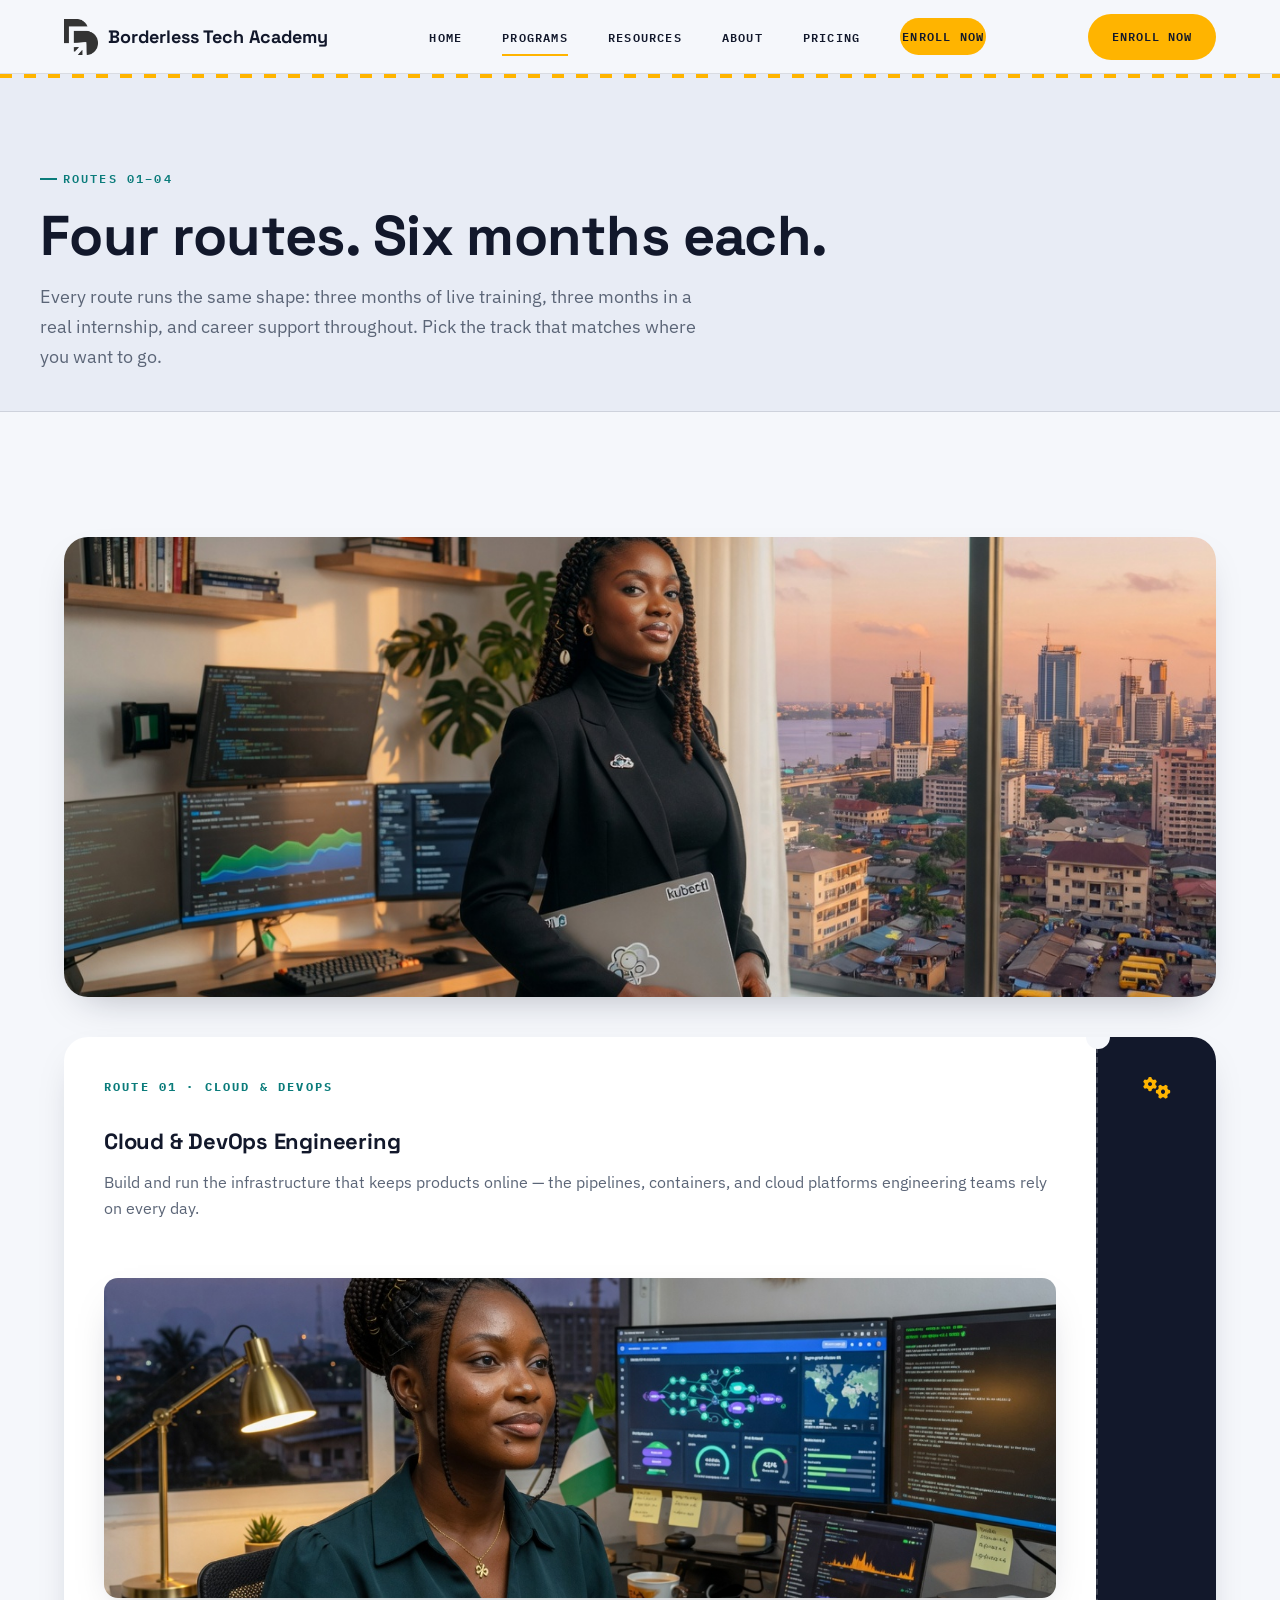
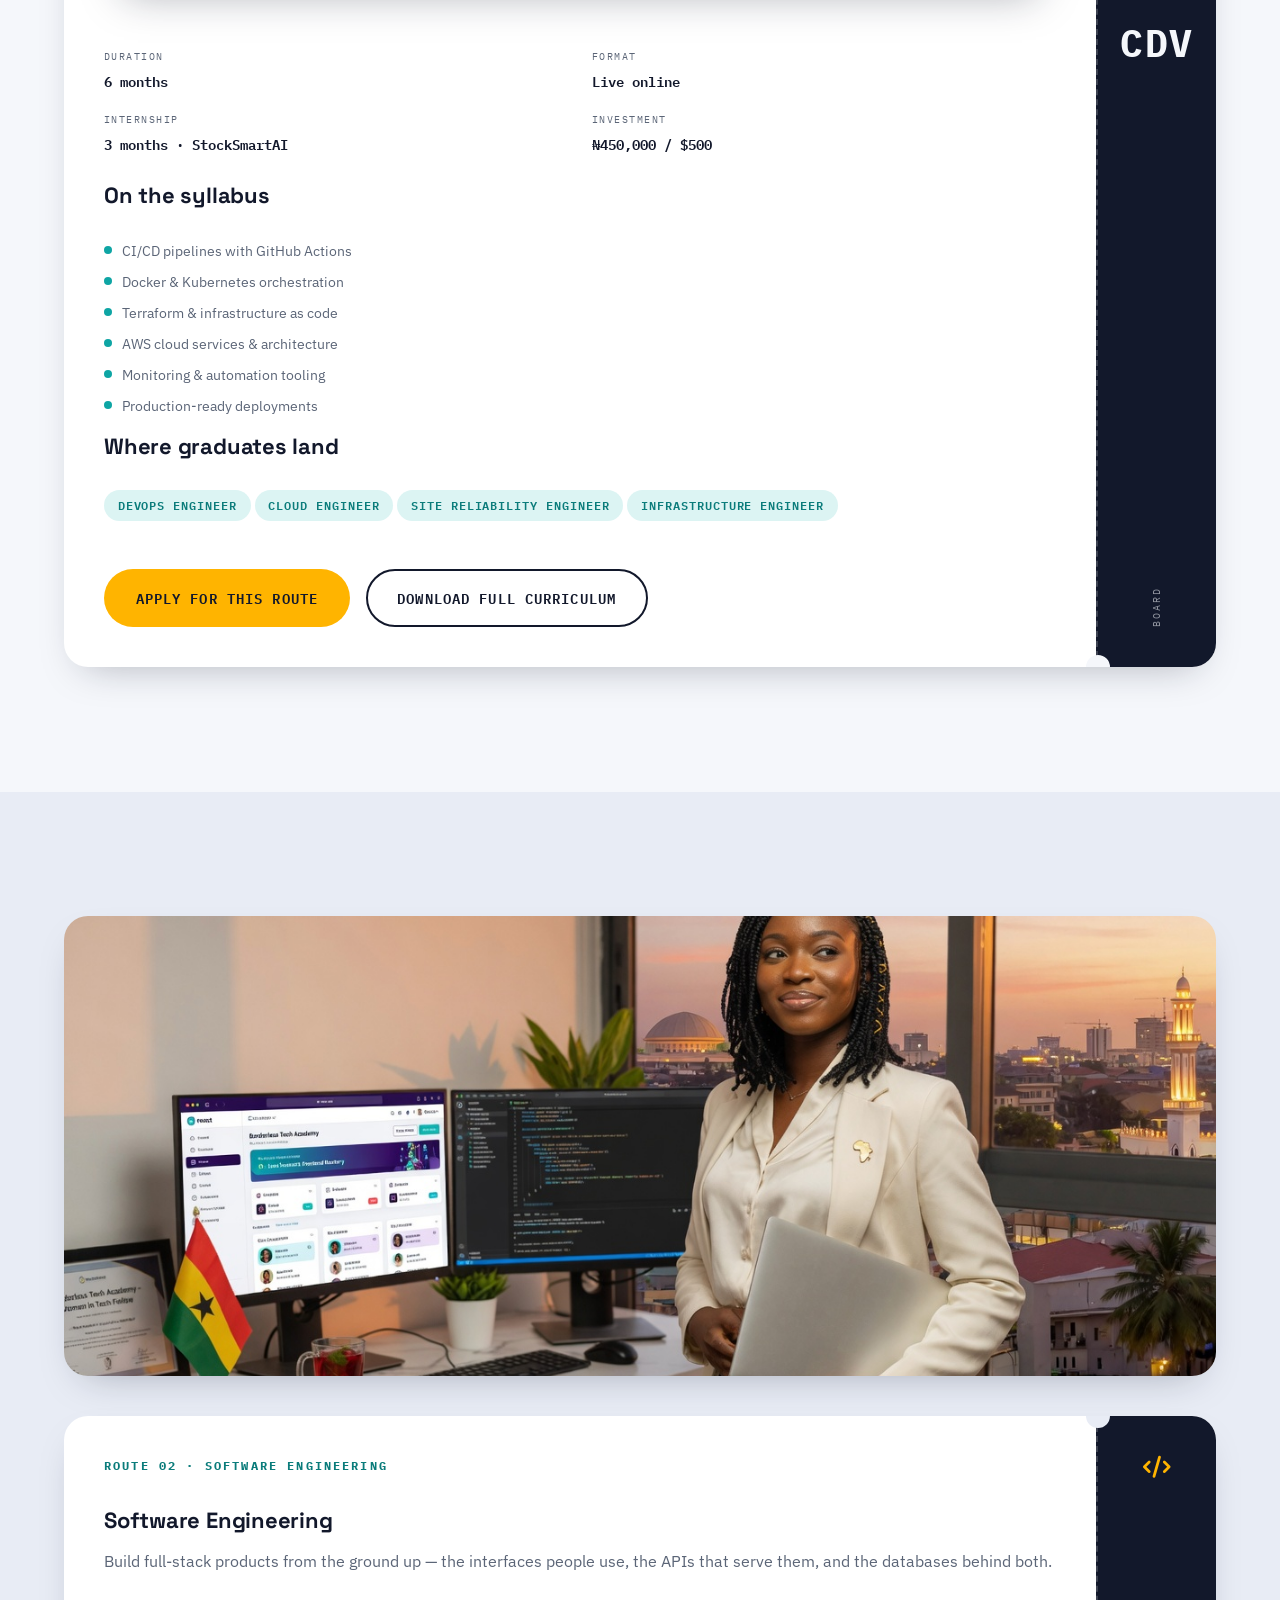
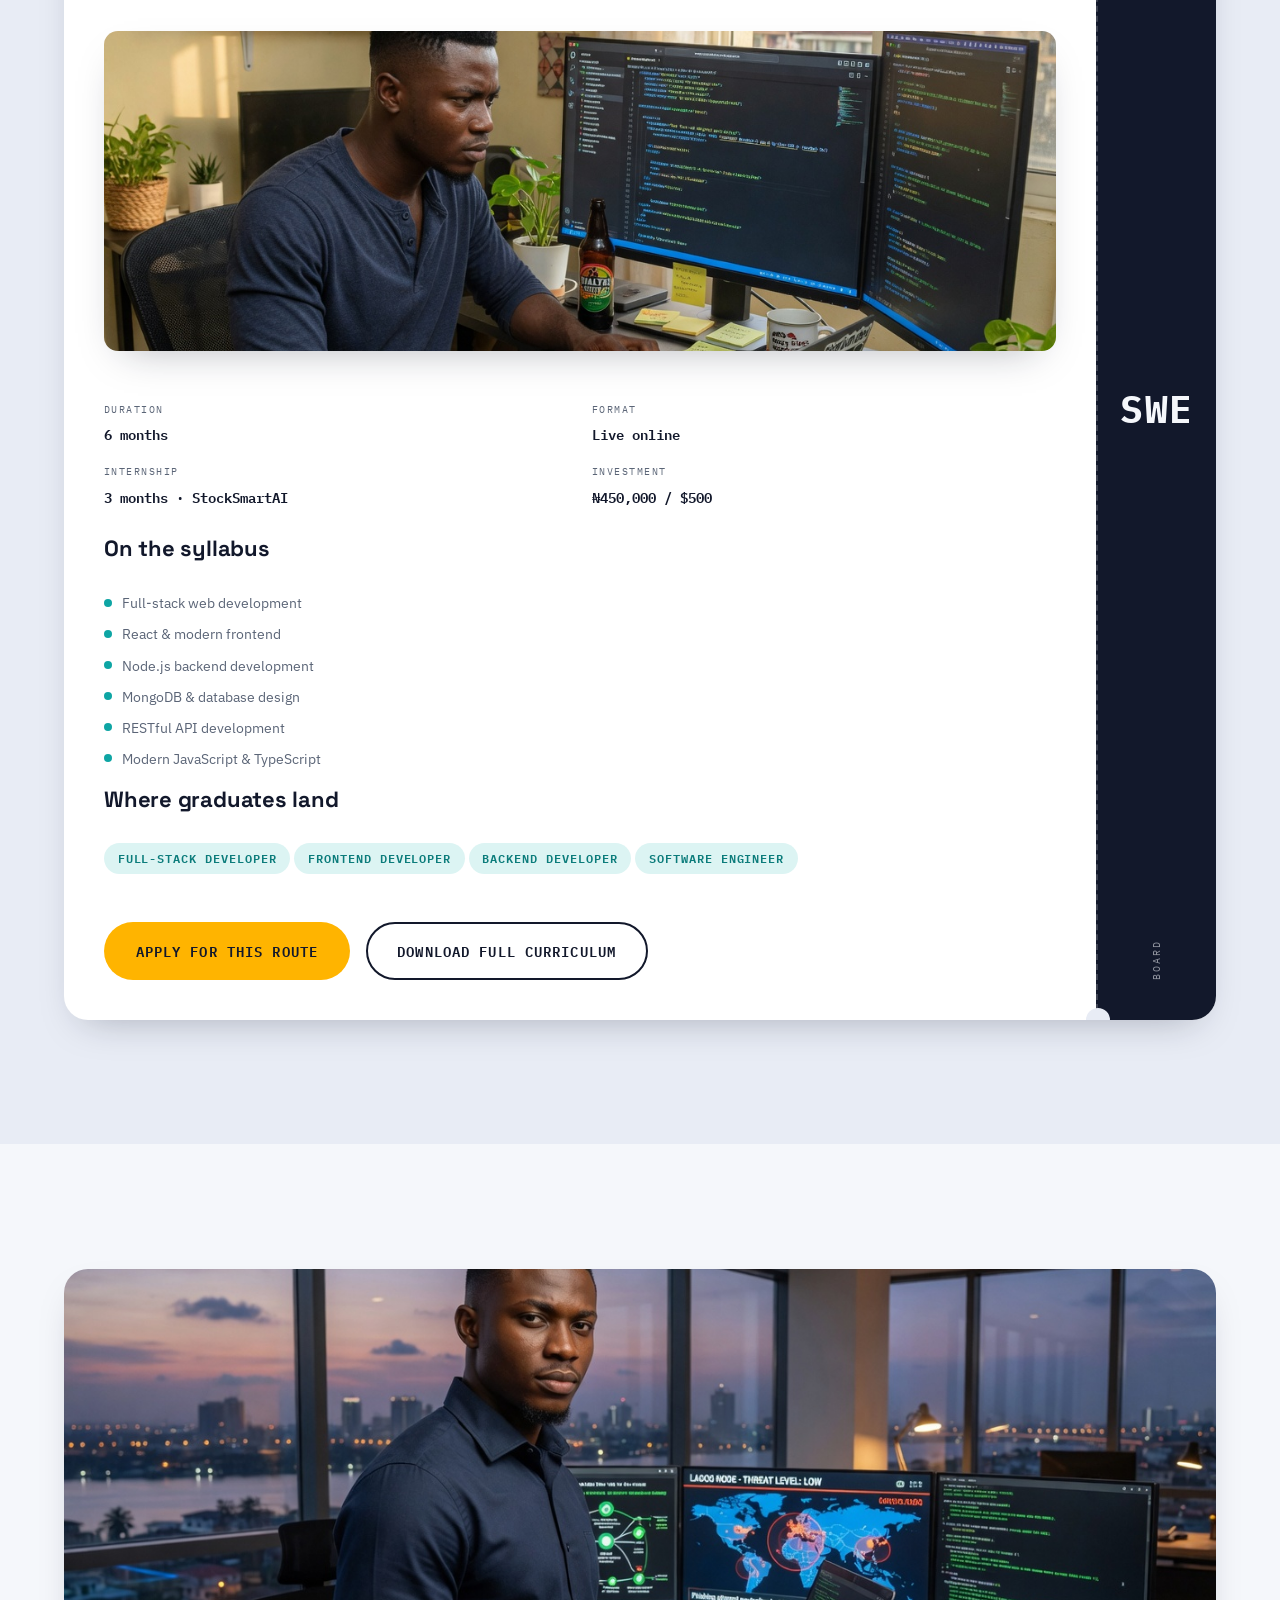
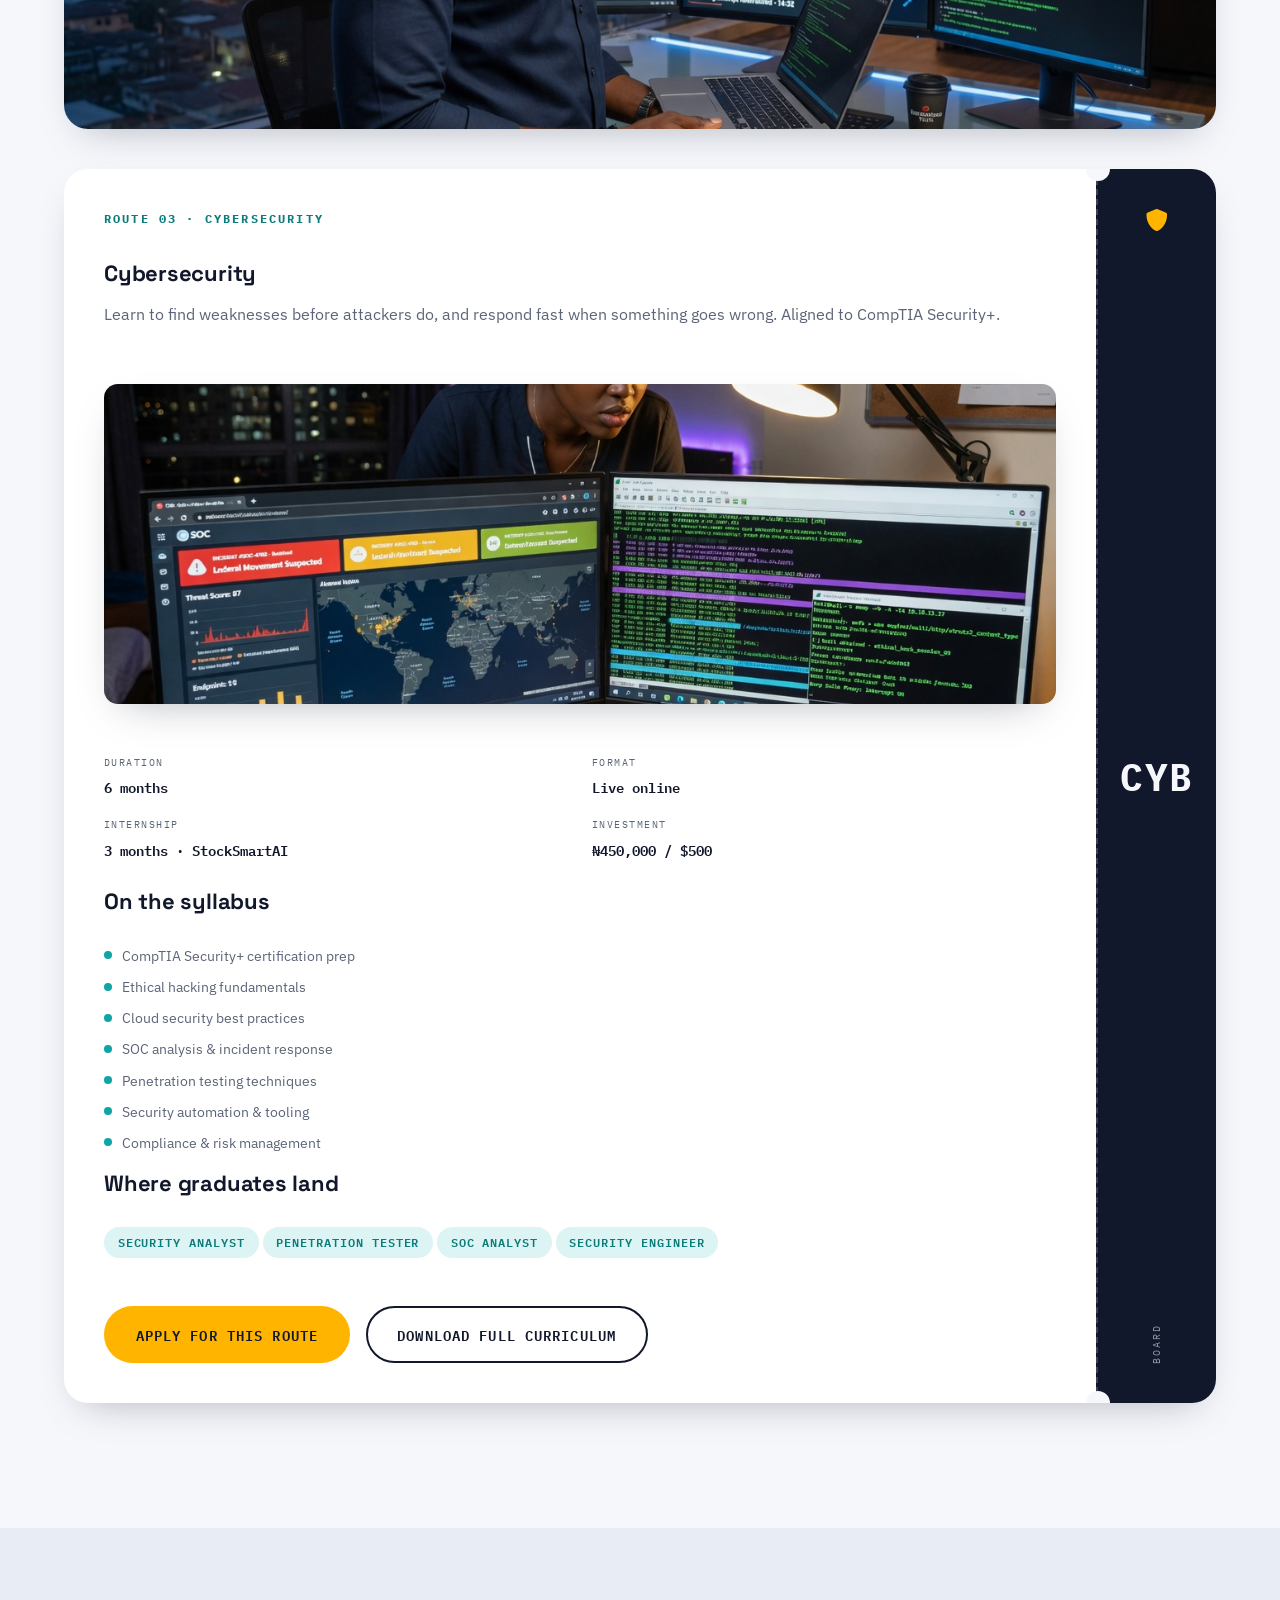
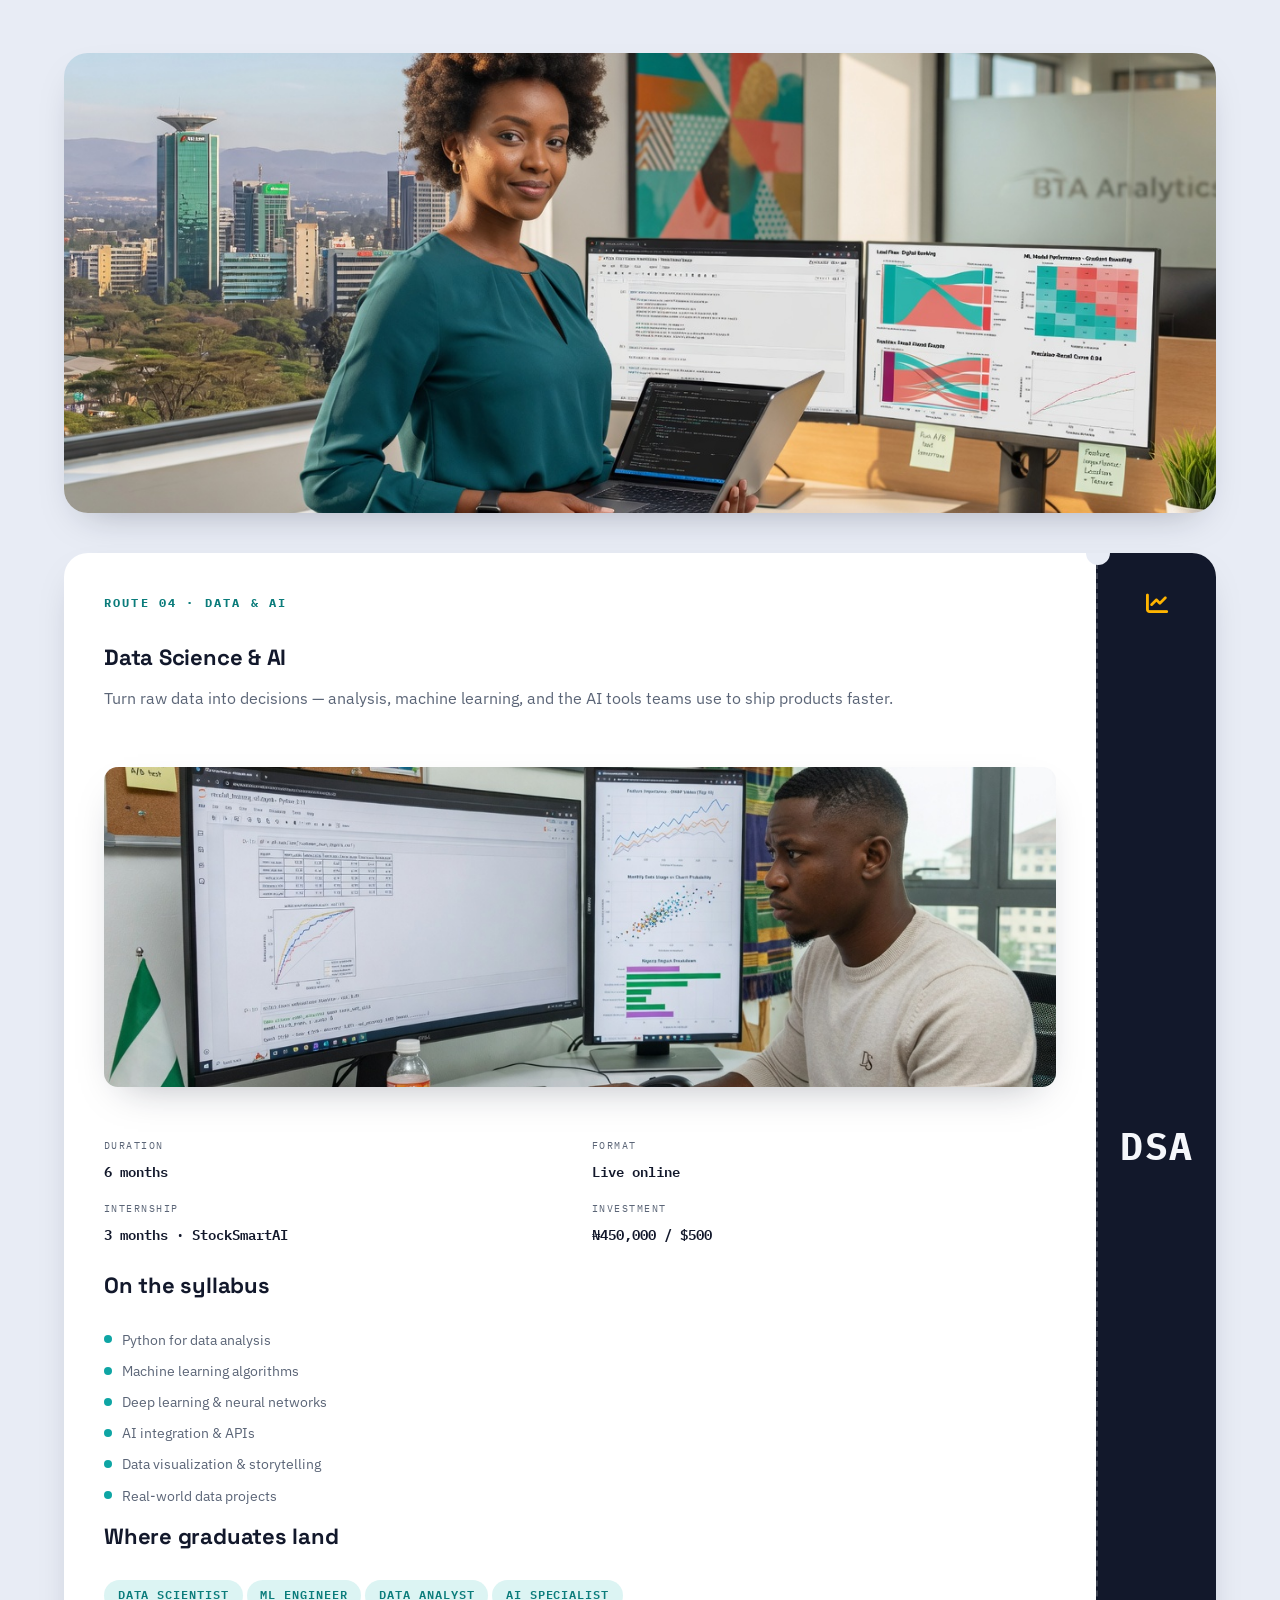
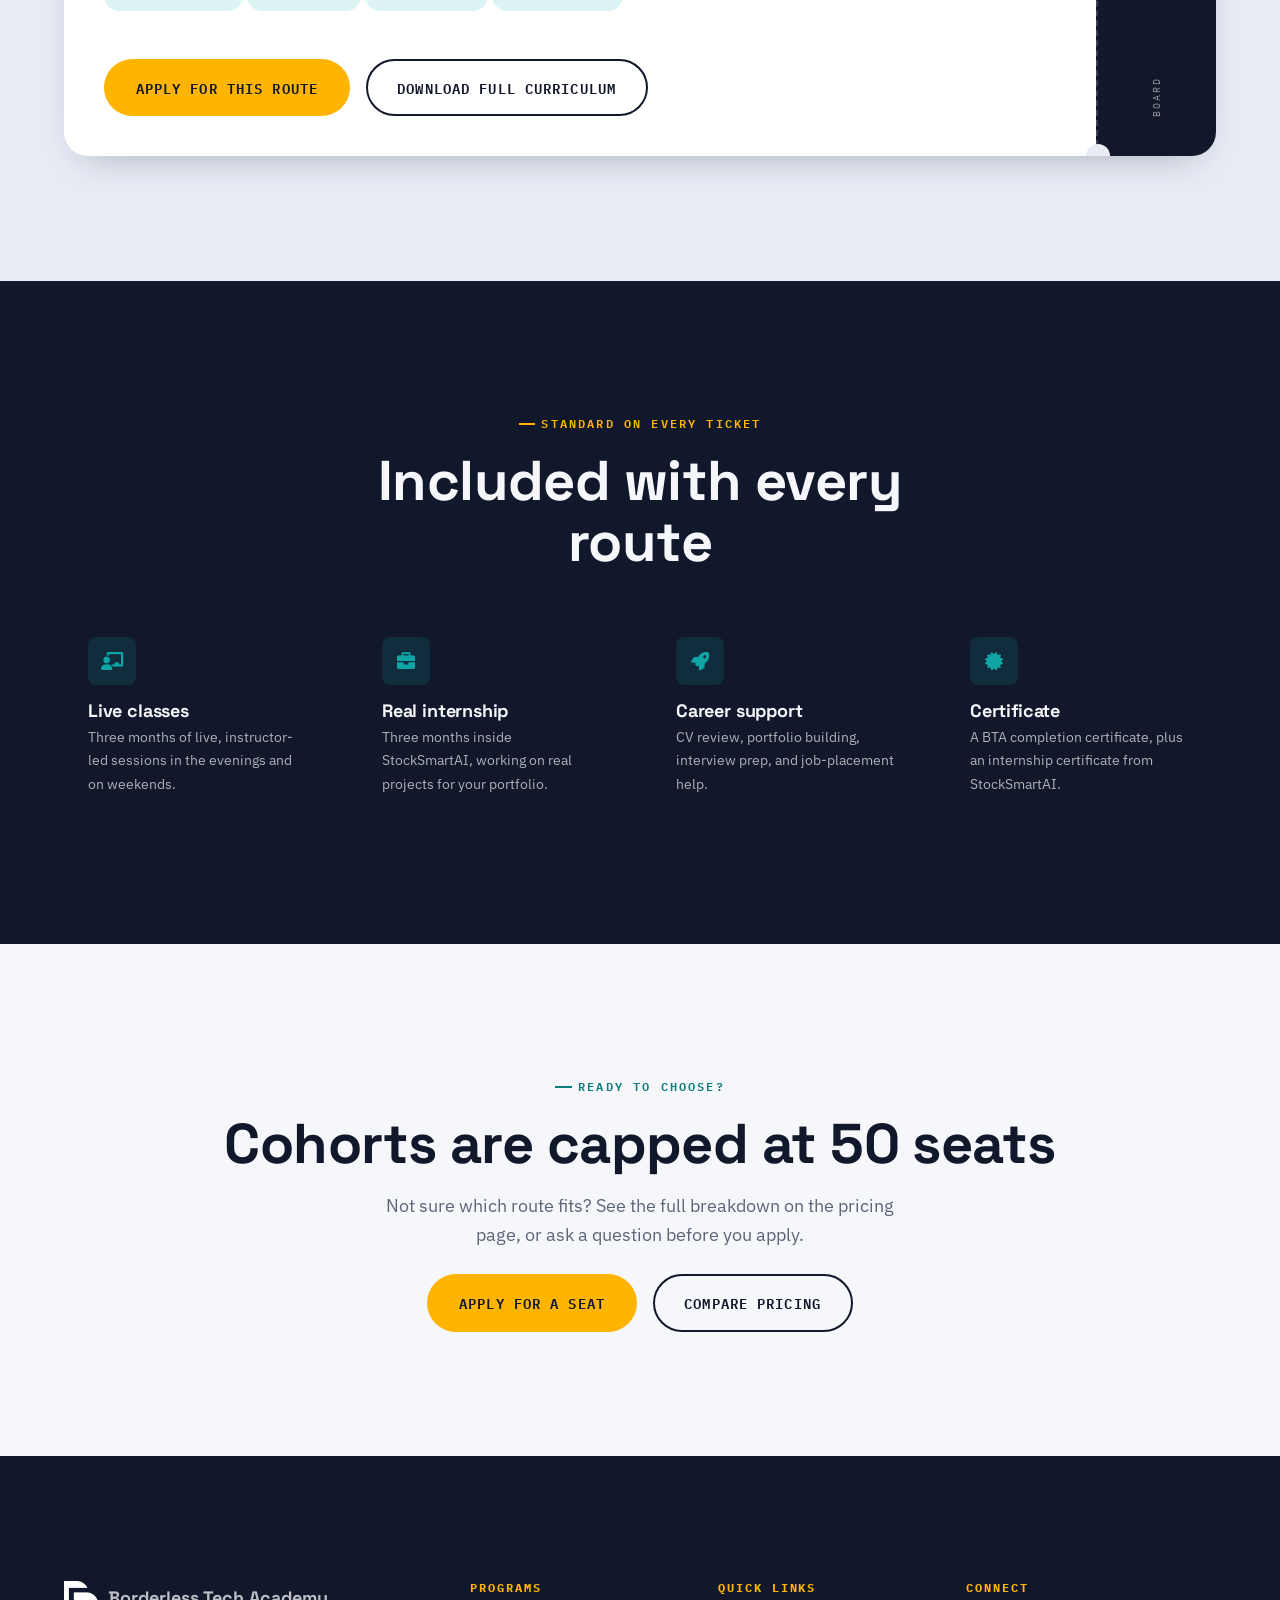
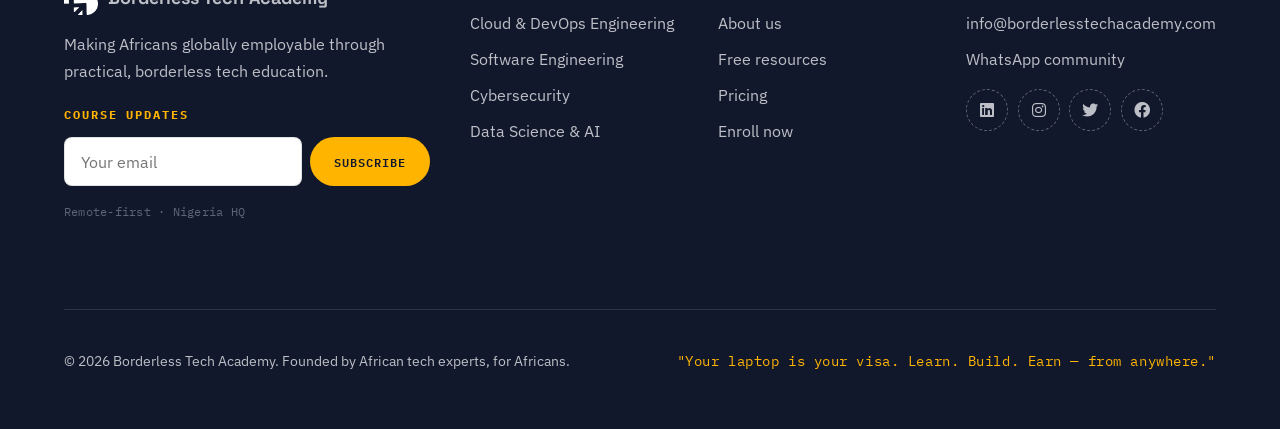
<file: programs.html>
<!DOCTYPE html>
<html lang="en">

<head>
    <meta charset="UTF-8">
    <meta name="viewport" content="width=device-width, initial-scale=1.0">
    <meta name="description"
        content="Four six-month live programs — Cloud & DevOps, Software Engineering, Cybersecurity, and Data Science & AI — each with a built-in 3-month internship and career support.">
    <meta name="keywords"
        content="tech bootcamp Africa, learn coding Nigeria, DevOps training, software engineering course, cybersecurity certification, data science bootcamp, remote tech jobs, earn in dollars">
    <title>Programs — Borderless Tech Academy</title>

    <!-- Google tag (gtag.js) -->
    <script async src="https://www.googletagmanager.com/gtag/js?id=G-RQ1M56GVE9"></script>
    <script>
        window.dataLayer = window.dataLayer || [];
        function gtag() { dataLayer.push(arguments); }
        gtag('js', new Date());
        gtag('config', 'G-RQ1M56GVE9');
    </script>

    <!-- Facebook Pixel Code -->
    <script>
        !function (f, b, e, v, n, t, s) {
            if (f.fbq) return; n = f.fbq = function () {
                n.callMethod ?
                    n.callMethod.apply(n, arguments) : n.queue.push(arguments)
            };
            if (!f._fbq) f._fbq = n; n.push = n; n.loaded = !0; n.version = '2.0';
            n.queue = []; t = b.createElement(e); t.async = !0;
            t.src = v; s = b.getElementsByTagName(e)[0];
            s.parentNode.insertBefore(t, s)
        }(window, document, 'script',
            'https://connect.facebook.net/en_US/fbevents.js');
        fbq('init', 'YOUR_PIXEL_ID'); // Replace with actual Facebook Pixel ID
        fbq('track', 'PageView');
    </script>
    <noscript><img height="1" width="1" style="display:none"
            src="https://www.facebook.com/tr?id=YOUR_PIXEL_ID&ev=PageView&noscript=1" /></noscript>

    <link rel="preconnect" href="https://fonts.googleapis.com">
    <link rel="preconnect" href="https://fonts.gstatic.com" crossorigin>
    <link href="https://fonts.googleapis.com/css2?family=IBM+Plex+Mono:wght@400;500;600&family=IBM+Plex+Sans:ital,wght@0,400;0,500;0,600;0,700;1,400&family=Space+Grotesk:wght@500;600;700;800&display=swap" rel="stylesheet">
    <link rel="stylesheet" href="https://cdnjs.cloudflare.com/ajax/libs/font-awesome/6.0.0/css/all.min.css">
    <link rel="stylesheet" href="css/styles.css">
</head>

<body>

    <!-- Navigation -->
    <nav class="nav" aria-label="Primary">
        <div class="nav__inner">
            <a class="nav__brand" href="index.html">
                <img src="images/LOGO ICON (black).png" alt="" width="36" height="36">
                Borderless Tech Academy
            </a>
            <ul class="nav__links" id="nav-links">
                <li><a href="index.html">Home</a></li>
                <li><a href="programs.html">Programs</a></li>
                <li><a href="resources.html">Resources</a></li>
                <li><a href="about.html">About</a></li>
                <li><a href="pricing.html">Pricing</a></li>
                <li><a href="enroll.html" class="btn btn--primary btn--sm">Enroll now</a></li>
            </ul>
            <div class="nav__actions">
                <a class="btn btn--primary btn--sm" href="enroll.html">Enroll now</a>
            </div>
            <button class="nav__toggle" aria-label="Open menu" aria-expanded="false" aria-controls="nav-links">
                <svg viewBox="0 0 24 24" fill="none" stroke="currentColor" stroke-width="2" stroke-linecap="round"><line x1="3" y1="6" x2="21" y2="6"/><line x1="3" y1="12" x2="21" y2="12"/><line x1="3" y1="18" x2="21" y2="18"/></svg>
            </button>
        </div>
    </nav>

    <!-- Page header -->
    <header class="page-header">
        <div class="container page-header__inner">
            <p class="eyebrow">Routes 01&ndash;04</p>
            <h1>Four routes. Six months each.</h1>
            <p class="lead">Every route runs the same shape: three months of live training, three months in a real internship, and career support throughout. Pick the track that matches where you want to go.</p>
        </div>
    </header>

    <!-- Route 01: Cloud & DevOps -->
    <section class="section section--paper" id="cloud-devops">
        <div class="container">
            <img src="images/bta-devops-learner-hero.jpg" alt="Borderless Tech Academy Cloud &amp; DevOps student standing confidently in a modern workspace overlooking Lagos at golden hour" loading="lazy" style="width:100%; max-height:460px; object-fit:cover; border-radius:var(--radius-lg); box-shadow:var(--shadow-card); margin-bottom:var(--space-lg);">
            <article class="ticket reveal">
                <div class="ticket__body">
                    <p class="ticket__route">Route 01 &middot; Cloud &amp; DevOps</p>
                    <h2 class="ticket__title">Cloud &amp; DevOps Engineering</h2>
                    <p class="muted">Build and run the infrastructure that keeps products online &mdash; the pipelines, containers, and cloud platforms engineering teams rely on every day.</p>
                    <img src="images/bta-devops-learner-multi-monitor.jpg" alt="Cloud &amp; DevOps student at a multi-monitor workstation working with Kubernetes, Terraform and AWS" loading="lazy" style="width:100%; max-height:320px; object-fit:cover; border-radius:var(--radius-md); margin:var(--space-md) 0; box-shadow:var(--shadow-card);">
                    <div class="ticket__fields">
                        <div class="ticket__field"><span class="k">Duration</span><span class="v">6 months</span></div>
                        <div class="ticket__field"><span class="k">Format</span><span class="v">Live online</span></div>
                        <div class="ticket__field"><span class="k">Internship</span><span class="v">3 months &middot; StockSmartAI</span></div>
                        <div class="ticket__field"><span class="k">Investment</span><span class="v">&#8358;450,000 / $500</span></div>
                    </div>
                    <h3>On the syllabus</h3>
                    <ul class="ticket__list">
                        <li>CI/CD pipelines with GitHub Actions</li>
                        <li>Docker &amp; Kubernetes orchestration</li>
                        <li>Terraform &amp; infrastructure as code</li>
                        <li>AWS cloud services &amp; architecture</li>
                        <li>Monitoring &amp; automation tooling</li>
                        <li>Production-ready deployments</li>
                    </ul>
                    <h3>Where graduates land</h3>
                    <p>
                        <span class="pill pill--teal">DevOps Engineer</span>
                        <span class="pill pill--teal">Cloud Engineer</span>
                        <span class="pill pill--teal">Site Reliability Engineer</span>
                        <span class="pill pill--teal">Infrastructure Engineer</span>
                    </p>
                    <div class="ticket__actions">
                        <a class="btn btn--primary" href="enroll.html">Apply for this route</a>
                        <a class="btn btn--secondary" href="resources.html#downloads">Download full curriculum</a>
                    </div>
                </div>
                <div class="ticket__stub">
                    <i class="fas fa-cogs ticket__stub-icon" aria-hidden="true"></i>
                    <span class="ticket__stub-code">CDV</span>
                    <span class="ticket__stub-label">Board</span>
                </div>
            </article>
        </div>
    </section>

    <!-- Route 02: Software Engineering -->
    <section class="section section--alt" id="software-engineering">
        <div class="container">
            <img src="images/bta-swe-learner-hero.jpg" alt="Borderless Tech Academy Software Engineering student in a modern workspace with React development setup" loading="lazy" style="width:100%; max-height:460px; object-fit:cover; border-radius:var(--radius-lg); box-shadow:var(--shadow-card); margin-bottom:var(--space-lg);">
            <article class="ticket reveal">
                <div class="ticket__body">
                    <p class="ticket__route">Route 02 &middot; Software Engineering</p>
                    <h2 class="ticket__title">Software Engineering</h2>
                    <p class="muted">Build full-stack products from the ground up &mdash; the interfaces people use, the APIs that serve them, and the databases behind both.</p>
                    <img src="images/bta-swe-learner-action.jpg" alt="Software Engineering student building a full-stack React and Node.js application" loading="lazy" style="width:100%; max-height:320px; object-fit:cover; border-radius:var(--radius-md); margin:var(--space-md) 0; box-shadow:var(--shadow-card);">
                    <div class="ticket__fields">
                        <div class="ticket__field"><span class="k">Duration</span><span class="v">6 months</span></div>
                        <div class="ticket__field"><span class="k">Format</span><span class="v">Live online</span></div>
                        <div class="ticket__field"><span class="k">Internship</span><span class="v">3 months &middot; StockSmartAI</span></div>
                        <div class="ticket__field"><span class="k">Investment</span><span class="v">&#8358;450,000 / $500</span></div>
                    </div>
                    <h3>On the syllabus</h3>
                    <ul class="ticket__list">
                        <li>Full-stack web development</li>
                        <li>React &amp; modern frontend</li>
                        <li>Node.js backend development</li>
                        <li>MongoDB &amp; database design</li>
                        <li>RESTful API development</li>
                        <li>Modern JavaScript &amp; TypeScript</li>
                    </ul>
                    <h3>Where graduates land</h3>
                    <p>
                        <span class="pill pill--teal">Full-Stack Developer</span>
                        <span class="pill pill--teal">Frontend Developer</span>
                        <span class="pill pill--teal">Backend Developer</span>
                        <span class="pill pill--teal">Software Engineer</span>
                    </p>
                    <div class="ticket__actions">
                        <a class="btn btn--primary" href="enroll.html">Apply for this route</a>
                        <a class="btn btn--secondary" href="resources.html#downloads">Download full curriculum</a>
                    </div>
                </div>
                <div class="ticket__stub">
                    <i class="fas fa-code ticket__stub-icon" aria-hidden="true"></i>
                    <span class="ticket__stub-code">SWE</span>
                    <span class="ticket__stub-label">Board</span>
                </div>
            </article>
        </div>
    </section>

    <!-- Route 03: Cybersecurity -->
    <section class="section section--paper" id="cybersecurity">
        <div class="container">
            <img src="images/bta-cyber-learner-hero.jpg" alt="Borderless Tech Academy Cybersecurity student in a modern workspace with security monitoring setup" loading="lazy" style="width:100%; max-height:460px; object-fit:cover; border-radius:var(--radius-lg); box-shadow:var(--shadow-card); margin-bottom:var(--space-lg);">
            <article class="ticket reveal">
                <div class="ticket__body">
                    <p class="ticket__route">Route 03 &middot; Cybersecurity</p>
                    <h2 class="ticket__title">Cybersecurity</h2>
                    <p class="muted">Learn to find weaknesses before attackers do, and respond fast when something goes wrong. Aligned to CompTIA Security+.</p>
                    <img src="images/bta-cyber-learner-action.jpg" alt="Cybersecurity student working with SOC dashboards, terminals, and penetration testing tools" loading="lazy" style="width:100%; max-height:320px; object-fit:cover; border-radius:var(--radius-md); margin:var(--space-md) 0; box-shadow:var(--shadow-card);">
                    <div class="ticket__fields">
                        <div class="ticket__field"><span class="k">Duration</span><span class="v">6 months</span></div>
                        <div class="ticket__field"><span class="k">Format</span><span class="v">Live online</span></div>
                        <div class="ticket__field"><span class="k">Internship</span><span class="v">3 months &middot; StockSmartAI</span></div>
                        <div class="ticket__field"><span class="k">Investment</span><span class="v">&#8358;450,000 / $500</span></div>
                    </div>
                    <h3>On the syllabus</h3>
                    <ul class="ticket__list">
                        <li>CompTIA Security+ certification prep</li>
                        <li>Ethical hacking fundamentals</li>
                        <li>Cloud security best practices</li>
                        <li>SOC analysis &amp; incident response</li>
                        <li>Penetration testing techniques</li>
                        <li>Security automation &amp; tooling</li>
                        <li>Compliance &amp; risk management</li>
                    </ul>
                    <h3>Where graduates land</h3>
                    <p>
                        <span class="pill pill--teal">Security Analyst</span>
                        <span class="pill pill--teal">Penetration Tester</span>
                        <span class="pill pill--teal">SOC Analyst</span>
                        <span class="pill pill--teal">Security Engineer</span>
                    </p>
                    <div class="ticket__actions">
                        <a class="btn btn--primary" href="enroll.html">Apply for this route</a>
                        <a class="btn btn--secondary" href="resources.html#downloads">Download full curriculum</a>
                    </div>
                </div>
                <div class="ticket__stub">
                    <i class="fas fa-shield-alt ticket__stub-icon" aria-hidden="true"></i>
                    <span class="ticket__stub-code">CYB</span>
                    <span class="ticket__stub-label">Board</span>
                </div>
            </article>
        </div>
    </section>

    <!-- Route 04: Data Science & AI -->
    <section class="section section--alt" id="data-ai">
        <div class="container">
            <img src="images/bta-data-learner-hero.jpg" alt="Borderless Tech Academy Data Science &amp; AI student in a modern workspace with data visualizations and machine learning tools" loading="lazy" style="width:100%; max-height:460px; object-fit:cover; border-radius:var(--radius-lg); box-shadow:var(--shadow-card); margin-bottom:var(--space-lg);">
            <article class="ticket reveal">
                <div class="ticket__body">
                    <p class="ticket__route">Route 04 &middot; Data &amp; AI</p>
                    <h2 class="ticket__title">Data Science &amp; AI</h2>
                    <p class="muted">Turn raw data into decisions &mdash; analysis, machine learning, and the AI tools teams use to ship products faster.</p>
                    <img src="images/bta-data-learner-action.jpg" alt="Data Science &amp; AI student analyzing data with Python, Jupyter notebooks, and visualizations" loading="lazy" style="width:100%; max-height:320px; object-fit:cover; border-radius:var(--radius-md); margin:var(--space-md) 0; box-shadow:var(--shadow-card);">
                    <div class="ticket__fields">
                        <div class="ticket__field"><span class="k">Duration</span><span class="v">6 months</span></div>
                        <div class="ticket__field"><span class="k">Format</span><span class="v">Live online</span></div>
                        <div class="ticket__field"><span class="k">Internship</span><span class="v">3 months &middot; StockSmartAI</span></div>
                        <div class="ticket__field"><span class="k">Investment</span><span class="v">&#8358;450,000 / $500</span></div>
                    </div>
                    <h3>On the syllabus</h3>
                    <ul class="ticket__list">
                        <li>Python for data analysis</li>
                        <li>Machine learning algorithms</li>
                        <li>Deep learning &amp; neural networks</li>
                        <li>AI integration &amp; APIs</li>
                        <li>Data visualization &amp; storytelling</li>
                        <li>Real-world data projects</li>
                    </ul>
                    <h3>Where graduates land</h3>
                    <p>
                        <span class="pill pill--teal">Data Scientist</span>
                        <span class="pill pill--teal">ML Engineer</span>
                        <span class="pill pill--teal">Data Analyst</span>
                        <span class="pill pill--teal">AI Specialist</span>
                    </p>
                    <div class="ticket__actions">
                        <a class="btn btn--primary" href="enroll.html">Apply for this route</a>
                        <a class="btn btn--secondary" href="resources.html#downloads">Download full curriculum</a>
                    </div>
                </div>
                <div class="ticket__stub">
                    <i class="fas fa-chart-line ticket__stub-icon" aria-hidden="true"></i>
                    <span class="ticket__stub-code">DSA</span>
                    <span class="ticket__stub-label">Board</span>
                </div>
            </article>
        </div>
    </section>

    <!-- Every route includes -->
    <section class="section section--dark">
        <div class="container">
            <div class="section__head section__head--center">
                <p class="eyebrow">Standard on every ticket</p>
                <h2>Included with every route</h2>
            </div>
            <div class="grid grid--4 reveal">
                <div class="feature">
                    <div class="feature__icon"><i class="fas fa-chalkboard-teacher" aria-hidden="true"></i></div>
                    <h3>Live classes</h3>
                    <p>Three months of live, instructor-led sessions in the evenings and on weekends.</p>
                </div>
                <div class="feature">
                    <div class="feature__icon"><i class="fas fa-briefcase" aria-hidden="true"></i></div>
                    <h3>Real internship</h3>
                    <p>Three months inside StockSmartAI, working on real projects for your portfolio.</p>
                </div>
                <div class="feature">
                    <div class="feature__icon"><i class="fas fa-rocket" aria-hidden="true"></i></div>
                    <h3>Career support</h3>
                    <p>CV review, portfolio building, interview prep, and job-placement help.</p>
                </div>
                <div class="feature">
                    <div class="feature__icon"><i class="fas fa-certificate" aria-hidden="true"></i></div>
                    <h3>Certificate</h3>
                    <p>A BTA completion certificate, plus an internship certificate from StockSmartAI.</p>
                </div>
            </div>
        </div>
    </section>

    <!-- Final CTA -->
    <section class="section section--paper">
        <div class="container text-center">
            <p class="eyebrow" style="justify-content:center;">Ready to choose?</p>
            <h2>Cohorts are capped at 50 seats</h2>
            <p class="lead" style="margin-inline:auto; max-width:50ch;">Not sure which route fits? See the full breakdown on the pricing page, or ask a question before you apply.</p>
            <div class="btn-row" style="justify-content:center; margin-top: var(--space-md);">
                <a class="btn btn--primary" href="enroll.html">Apply for a seat</a>
                <a class="btn btn--secondary" href="pricing.html">Compare pricing</a>
            </div>
        </div>
    </section>

    <!-- Footer -->
    <footer class="footer">
        <div class="container">
            <div class="footer__grid">
                <div>
                    <a class="footer__brand" href="index.html">
                        <img src="images/LOGO ICON (white).png" alt="" width="34" height="34">
                        Borderless Tech Academy
                    </a>
                    <p>Making Africans globally employable through practical, borderless tech education.</p>
                    <h4 style="margin-top: var(--space-md);">Course updates</h4>
                    <form class="newsletter-form" data-formspree data-success="Subscribed — watch your inbox." action="https://formspree.io/f/movygqnj" method="POST">
                        <input type="hidden" name="form_type" value="newsletter">
                        <div class="field" style="flex-direction:row; gap:0.5rem;">
                            <label class="visually-hidden" for="newsletter-email">Email address</label>
                            <input type="email" id="newsletter-email" name="email" placeholder="Your email" required style="flex:1;">
                            <button type="submit" class="btn btn--primary btn--sm">Subscribe</button>
                        </div>
                        <p class="form-status" role="status"></p>
                    </form>
                    <p class="form-note" style="margin-top: var(--space-sm);">Remote-first &middot; Nigeria HQ</p>
                </div>
                <div>
                    <h4>Programs</h4>
                    <ul>
                        <li><a href="programs.html#cloud-devops">Cloud &amp; DevOps Engineering</a></li>
                        <li><a href="programs.html#software-engineering">Software Engineering</a></li>
                        <li><a href="programs.html#cybersecurity">Cybersecurity</a></li>
                        <li><a href="programs.html#data-ai">Data Science &amp; AI</a></li>
                    </ul>
                </div>
                <div>
                    <h4>Quick links</h4>
                    <ul>
                        <li><a href="about.html">About us</a></li>
                        <li><a href="resources.html">Free resources</a></li>
                        <li><a href="pricing.html">Pricing</a></li>
                        <li><a href="enroll.html">Enroll now</a></li>
                    </ul>
                </div>
                <div>
                    <h4>Connect</h4>
                    <ul>
                        <li><a href="mailto:info@borderlesstechacademy.com">info@borderlesstechacademy.com</a></li>
                        <li><a href="https://wa.me/2348103734621" target="_blank" rel="noopener">WhatsApp community</a></li>
                    </ul>
                    <div class="stamps">
                        <a href="https://www.linkedin.com/company/borderlesstechacademy" target="_blank" rel="noopener" aria-label="LinkedIn"><i class="fab fa-linkedin" aria-hidden="true"></i></a>
                        <a href="https://www.instagram.com/borderlesstechacademy" target="_blank" rel="noopener" aria-label="Instagram"><i class="fab fa-instagram" aria-hidden="true"></i></a>
                        <a href="https://x.com/bta_tech_99" target="_blank" rel="noopener" aria-label="X (Twitter)"><i class="fab fa-twitter" aria-hidden="true"></i></a>
                        <a href="https://facebook.com/borderlesstechacademe" target="_blank" rel="noopener" aria-label="Facebook"><i class="fab fa-facebook" aria-hidden="true"></i></a>
                    </div>
                </div>
            </div>
            <div class="footer__bottom">
                <p>&copy; 2026 Borderless Tech Academy. Founded by African tech experts, for Africans.</p>
                <p class="footer__tagline">"Your laptop is your visa. Learn. Build. Earn &mdash; from anywhere."</p>
            </div>
        </div>
    </footer>

    <!-- Mobile sticky CTA -->
    <div class="sticky-cta">
        <span>50 seats per cohort &middot; apply today</span>
        <a class="btn btn--primary btn--sm" href="enroll.html">Apply now</a>
    </div>

    <script src="js/main.js"></script>
</body>

</html>
</file>
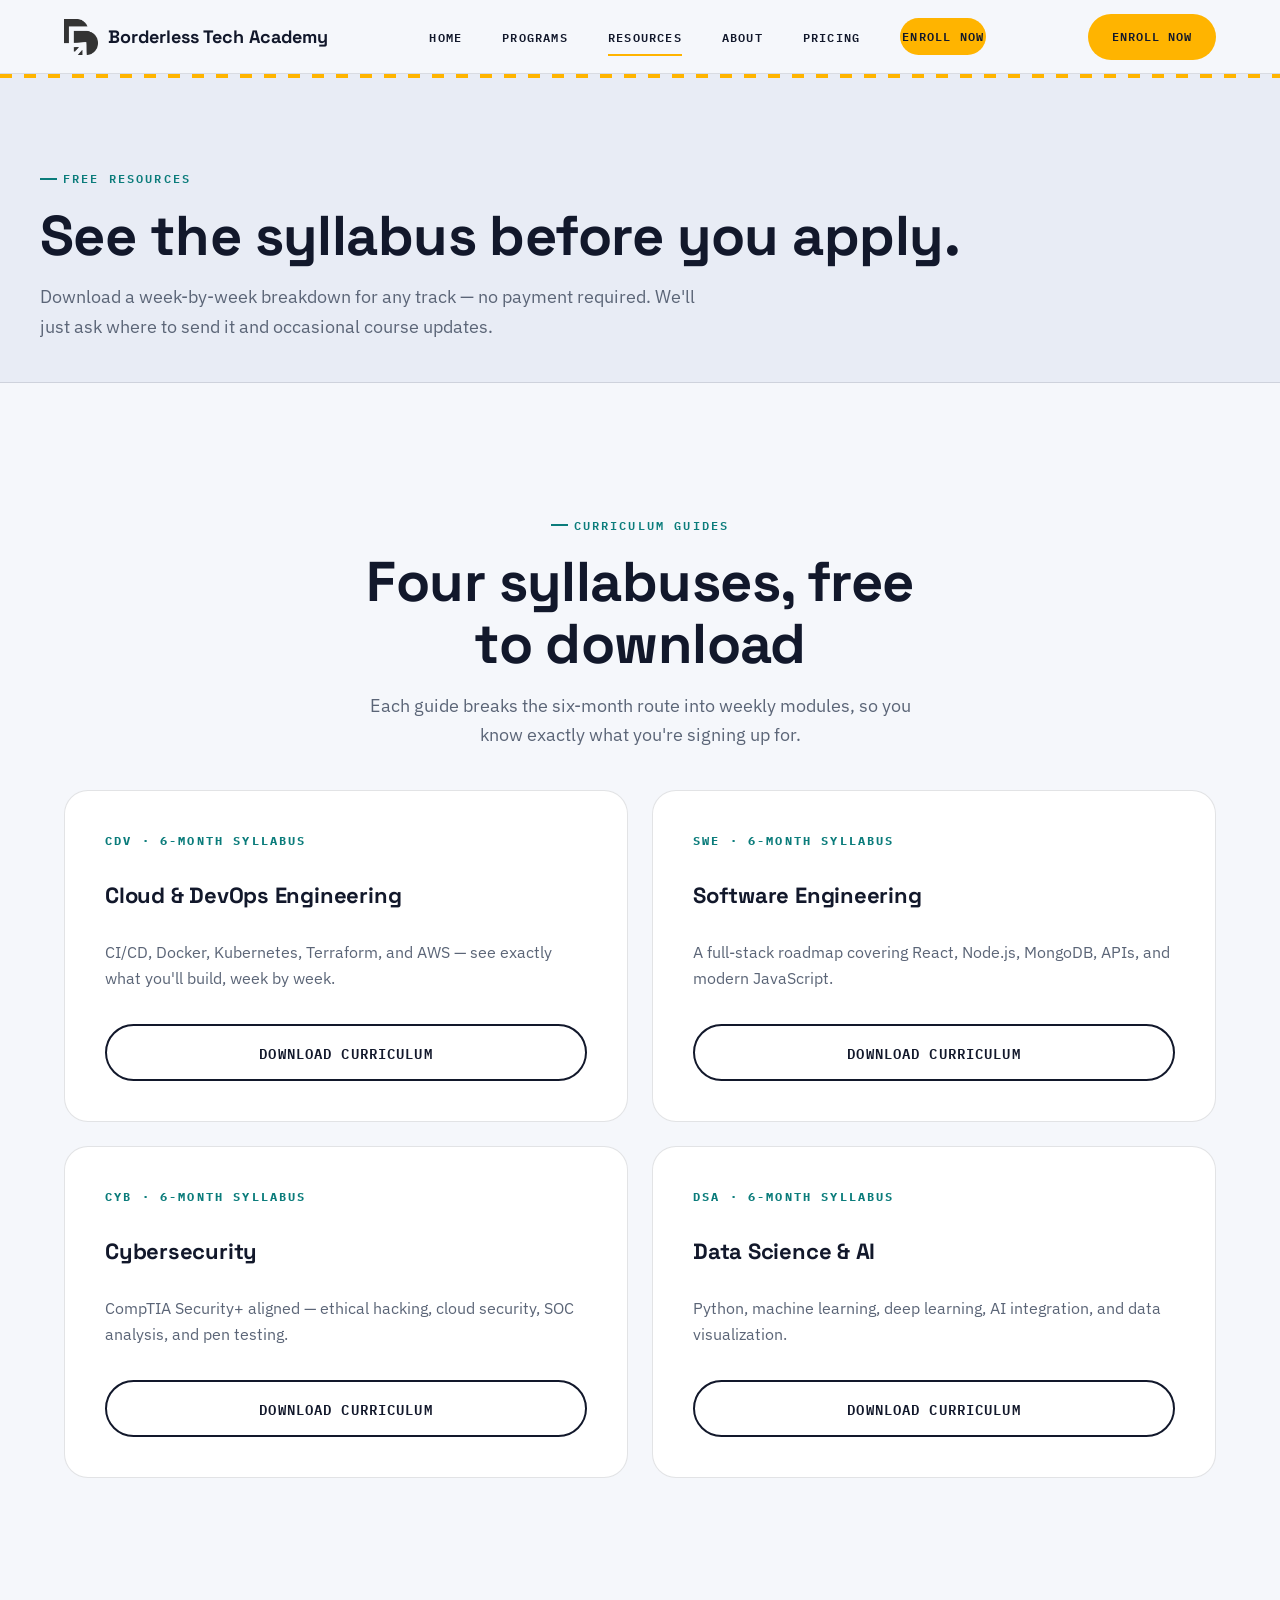
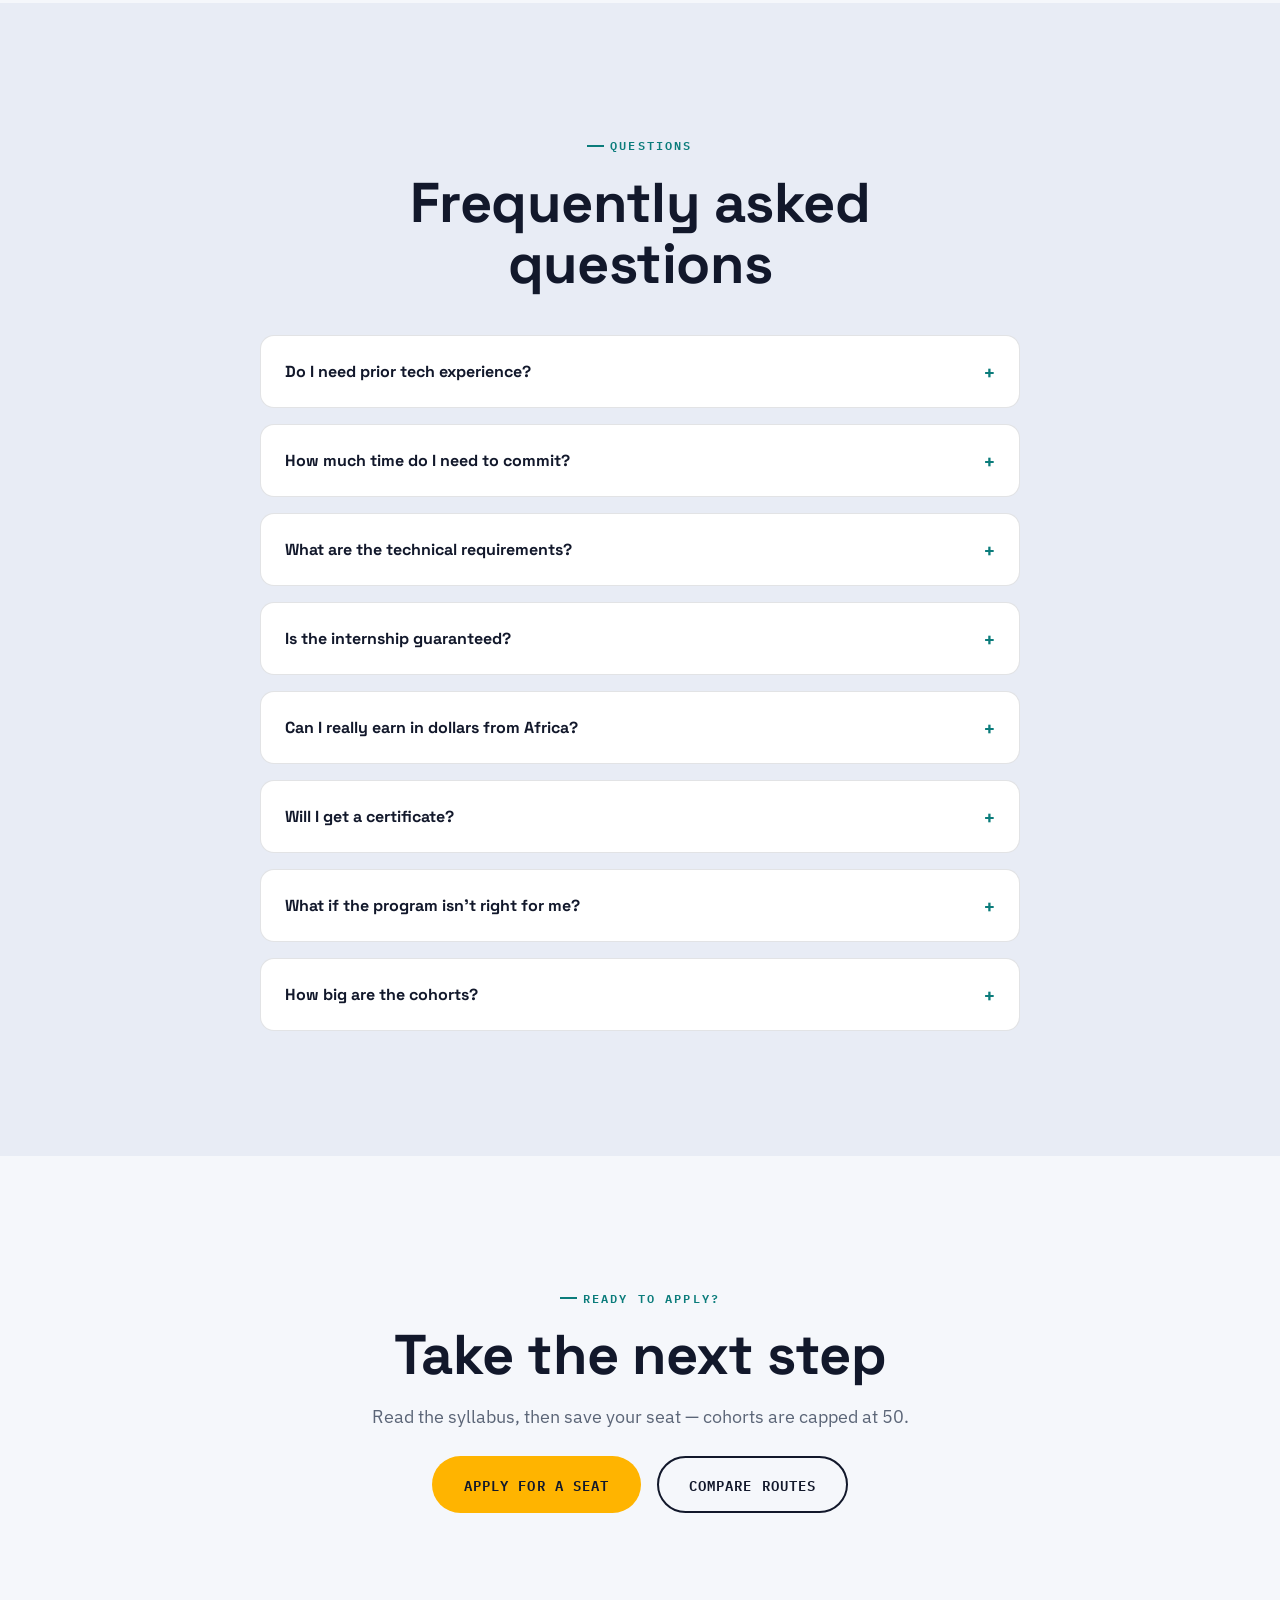
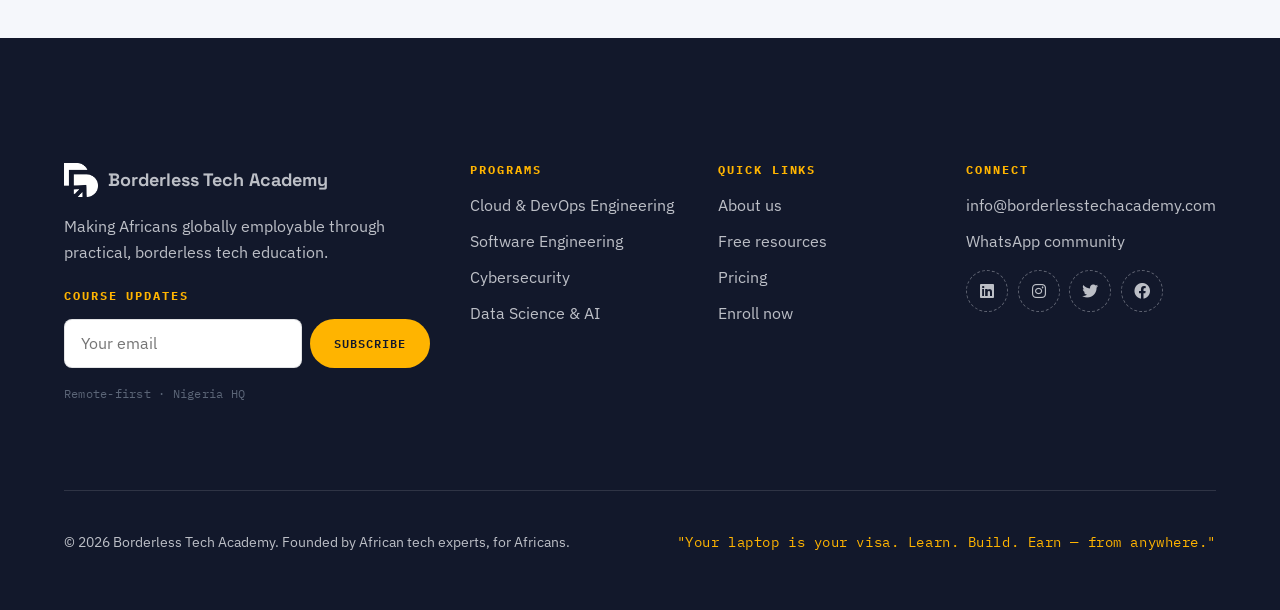
<file: resources.html>
<!DOCTYPE html>
<html lang="en">

<head>
    <meta charset="UTF-8">
    <meta name="viewport" content="width=device-width, initial-scale=1.0">
    <meta name="description"
        content="Download a free week-by-week curriculum guide for any Borderless Tech Academy track, and get answers to common questions about live classes, the internship, and pricing.">
    <meta name="keywords"
        content="tech bootcamp Africa, learn coding Nigeria, DevOps training, software engineering course, cybersecurity certification, data science bootcamp, remote tech jobs, earn in dollars">
    <title>Free Resources — Borderless Tech Academy</title>

    <!-- Google tag (gtag.js) -->
    <script async src="https://www.googletagmanager.com/gtag/js?id=G-RQ1M56GVE9"></script>
    <script>
        window.dataLayer = window.dataLayer || [];
        function gtag() { dataLayer.push(arguments); }
        gtag('js', new Date());
        gtag('config', 'G-RQ1M56GVE9');
    </script>

    <!-- Facebook Pixel Code -->
    <script>
        !function (f, b, e, v, n, t, s) {
            if (f.fbq) return; n = f.fbq = function () {
                n.callMethod ?
                    n.callMethod.apply(n, arguments) : n.queue.push(arguments)
            };
            if (!f._fbq) f._fbq = n; n.push = n; n.loaded = !0; n.version = '2.0';
            n.queue = []; t = b.createElement(e); t.async = !0;
            t.src = v; s = b.getElementsByTagName(e)[0];
            s.parentNode.insertBefore(t, s)
        }(window, document, 'script',
            'https://connect.facebook.net/en_US/fbevents.js');
        fbq('init', 'YOUR_PIXEL_ID'); // Replace with actual Facebook Pixel ID
        fbq('track', 'PageView');
    </script>
    <noscript><img height="1" width="1" style="display:none"
            src="https://www.facebook.com/tr?id=YOUR_PIXEL_ID&ev=PageView&noscript=1" /></noscript>

    <link rel="preconnect" href="https://fonts.googleapis.com">
    <link rel="preconnect" href="https://fonts.gstatic.com" crossorigin>
    <link href="https://fonts.googleapis.com/css2?family=IBM+Plex+Mono:wght@400;500;600&family=IBM+Plex+Sans:ital,wght@0,400;0,500;0,600;0,700;1,400&family=Space+Grotesk:wght@500;600;700;800&display=swap" rel="stylesheet">
    <link rel="stylesheet" href="https://cdnjs.cloudflare.com/ajax/libs/font-awesome/6.0.0/css/all.min.css">
    <link rel="stylesheet" href="css/styles.css">
</head>

<body>

    <!-- Navigation -->
    <nav class="nav" aria-label="Primary">
        <div class="nav__inner">
            <a class="nav__brand" href="index.html">
                <img src="images/LOGO ICON (black).png" alt="" width="36" height="36">
                Borderless Tech Academy
            </a>
            <ul class="nav__links" id="nav-links">
                <li><a href="index.html">Home</a></li>
                <li><a href="programs.html">Programs</a></li>
                <li><a href="resources.html">Resources</a></li>
                <li><a href="about.html">About</a></li>
                <li><a href="pricing.html">Pricing</a></li>
                <li><a href="enroll.html" class="btn btn--primary btn--sm">Enroll now</a></li>
            </ul>
            <div class="nav__actions">
                <a class="btn btn--primary btn--sm" href="enroll.html">Enroll now</a>
            </div>
            <button class="nav__toggle" aria-label="Open menu" aria-expanded="false" aria-controls="nav-links">
                <svg viewBox="0 0 24 24" fill="none" stroke="currentColor" stroke-width="2" stroke-linecap="round"><line x1="3" y1="6" x2="21" y2="6"/><line x1="3" y1="12" x2="21" y2="12"/><line x1="3" y1="18" x2="21" y2="18"/></svg>
            </button>
        </div>
    </nav>

    <!-- Page header -->
    <header class="page-header">
        <div class="container page-header__inner">
            <p class="eyebrow">Free resources</p>
            <h1>See the syllabus before you apply.</h1>
            <p class="lead">Download a week-by-week breakdown for any track &mdash; no payment required. We'll just ask where to send it and occasional course updates.</p>
        </div>
    </header>

    <!-- Curriculum downloads -->
    <section class="section section--paper" id="downloads">
        <div class="container">
            <div class="section__head section__head--center">
                <p class="eyebrow">Curriculum guides</p>
                <h2>Four syllabuses, free to download</h2>
                <p class="lead">Each guide breaks the six-month route into weekly modules, so you know exactly what you're signing up for.</p>
            </div>
            <div class="grid grid--2 reveal">
                <div class="fare">
                    <p class="fare__class">CDV &middot; 6-month syllabus</p>
                    <h3>Cloud &amp; DevOps Engineering</h3>
                    <p class="muted">CI/CD, Docker, Kubernetes, Terraform, and AWS &mdash; see exactly what you'll build, week by week.</p>
                    <button type="button" class="btn btn--secondary btn--block" data-download="Cloud &amp; DevOps Engineering" data-download-url="https://drive.google.com/file/d/1wHcib4kFvQpDttnwX4tNat866FMhdT3C/view?usp=sharing">Download curriculum</button>
                </div>
                <div class="fare">
                    <p class="fare__class">SWE &middot; 6-month syllabus</p>
                    <h3>Software Engineering</h3>
                    <p class="muted">A full-stack roadmap covering React, Node.js, MongoDB, APIs, and modern JavaScript.</p>
                    <button type="button" class="btn btn--secondary btn--block" data-download="Software Engineering" data-download-url="https://drive.google.com/file/d/1-Fzy6_Ftzl1BaLpUDd0_FKEFw6QOAXhr/view?usp=sharing">Download curriculum</button>
                </div>
                <div class="fare">
                    <p class="fare__class">CYB &middot; 6-month syllabus</p>
                    <h3>Cybersecurity</h3>
                    <p class="muted">CompTIA Security+ aligned &mdash; ethical hacking, cloud security, SOC analysis, and pen testing.</p>
                    <button type="button" class="btn btn--secondary btn--block" data-download="Cybersecurity" data-download-url="https://drive.google.com/file/d/150nf_BLF9RISvNqUfecSOINcosaIpZV9/view?usp=sharing">Download curriculum</button>
                </div>
                <div class="fare">
                    <p class="fare__class">DSA &middot; 6-month syllabus</p>
                    <h3>Data Science &amp; AI</h3>
                    <p class="muted">Python, machine learning, deep learning, AI integration, and data visualization.</p>
                    <button type="button" class="btn btn--secondary btn--block" data-download="Data Science &amp; AI" data-download-url="https://drive.google.com/file/d/1fdyObwpKa0t4EWlxUigjL1XUoJx432ic/view?usp=sharing">Download curriculum</button>
                </div>
            </div>
        </div>
    </section>

    <!-- FAQ -->
    <section class="section section--alt">
        <div class="container">
            <div class="section__head section__head--center">
                <p class="eyebrow">Questions</p>
                <h2>Frequently asked questions</h2>
            </div>
            <div class="faq reveal" style="max-width: 760px; margin-inline: auto;">
                <div class="faq__item" data-open="false">
                    <button class="faq__q">Do I need prior tech experience?<span class="icon">+</span></button>
                    <div class="faq__a"><p>No. Every program starts from the basics and builds up. All you need is a laptop, a stable internet connection, and the commitment to show up.</p></div>
                </div>
                <div class="faq__item" data-open="false">
                    <button class="faq__q">How much time do I need to commit?<span class="icon">+</span></button>
                    <div class="faq__a"><p>Plan for 15&ndash;20 hours a week: about 10 hours of live classes in the evenings and on weekends, plus 5&ndash;10 hours of practice and assignments. The schedule is built for people working full-time.</p></div>
                </div>
                <div class="faq__item" data-open="false">
                    <button class="faq__q">What are the technical requirements?<span class="icon">+</span></button>
                    <div class="faq__a"><p>A laptop with at least 8GB RAM, an internet connection of 5Mbps or faster, and a willingness to learn. We'll walk you through every tool and install.</p></div>
                </div>
                <div class="faq__item" data-open="false">
                    <button class="faq__q">Is the internship guaranteed?<span class="icon">+</span></button>
                    <div class="faq__a"><p>Yes. Every student who completes the training phase moves into a three-month internship with StockSmartAI, working on real projects for your portfolio.</p></div>
                </div>
                <div class="faq__item" data-open="false">
                    <button class="faq__q">Can I really earn in dollars from Africa?<span class="icon">+</span></button>
                    <div class="faq__a"><p>Yes. Graduates work remotely for teams abroad &mdash; freelancing at $20&ndash;50/hour or in full-time remote roles, paid in dollars regardless of where they live.</p></div>
                </div>
                <div class="faq__item" data-open="false">
                    <button class="faq__q">Will I get a certificate?<span class="icon">+</span></button>
                    <div class="faq__a"><p>Yes &mdash; a BTA completion certificate plus an internship certificate from StockSmartAI. The Cybersecurity track also prepares you for the CompTIA Security+ exam.</p></div>
                </div>
                <div class="faq__item" data-open="false">
                    <button class="faq__q">What if the program isn't right for me?<span class="icon">+</span></button>
                    <div class="faq__a"><p>You're covered by a money-back guarantee: if you're not satisfied within the first two weeks, we refund your payment in full, no questions asked.</p></div>
                </div>
                <div class="faq__item" data-open="false">
                    <button class="faq__q">How big are the cohorts?<span class="icon">+</span></button>
                    <div class="faq__a"><p>We cap every cohort at 50 students, so sessions stay interactive and you get direct access to instructors.</p></div>
                </div>
            </div>
        </div>
    </section>

    <!-- Final CTA -->
    <section class="section section--paper">
        <div class="container text-center">
            <p class="eyebrow" style="justify-content:center;">Ready to apply?</p>
            <h2>Take the next step</h2>
            <p class="lead" style="margin-inline:auto; max-width:50ch;">Read the syllabus, then save your seat &mdash; cohorts are capped at 50.</p>
            <div class="btn-row" style="justify-content:center; margin-top: var(--space-md);">
                <a class="btn btn--primary" href="enroll.html">Apply for a seat</a>
                <a class="btn btn--secondary" href="programs.html">Compare routes</a>
            </div>
        </div>
    </section>

    <!-- Footer -->
    <footer class="footer">
        <div class="container">
            <div class="footer__grid">
                <div>
                    <a class="footer__brand" href="index.html">
                        <img src="images/LOGO ICON (white).png" alt="" width="34" height="34">
                        Borderless Tech Academy
                    </a>
                    <p>Making Africans globally employable through practical, borderless tech education.</p>
                    <h4 style="margin-top: var(--space-md);">Course updates</h4>
                    <form class="newsletter-form" data-formspree data-success="Subscribed — watch your inbox." action="https://formspree.io/f/movygqnj" method="POST">
                        <input type="hidden" name="form_type" value="newsletter">
                        <div class="field" style="flex-direction:row; gap:0.5rem;">
                            <label class="visually-hidden" for="newsletter-email">Email address</label>
                            <input type="email" id="newsletter-email" name="email" placeholder="Your email" required style="flex:1;">
                            <button type="submit" class="btn btn--primary btn--sm">Subscribe</button>
                        </div>
                        <p class="form-status" role="status"></p>
                    </form>
                    <p class="form-note" style="margin-top: var(--space-sm);">Remote-first &middot; Nigeria HQ</p>
                </div>
                <div>
                    <h4>Programs</h4>
                    <ul>
                        <li><a href="programs.html#cloud-devops">Cloud &amp; DevOps Engineering</a></li>
                        <li><a href="programs.html#software-engineering">Software Engineering</a></li>
                        <li><a href="programs.html#cybersecurity">Cybersecurity</a></li>
                        <li><a href="programs.html#data-ai">Data Science &amp; AI</a></li>
                    </ul>
                </div>
                <div>
                    <h4>Quick links</h4>
                    <ul>
                        <li><a href="about.html">About us</a></li>
                        <li><a href="resources.html">Free resources</a></li>
                        <li><a href="pricing.html">Pricing</a></li>
                        <li><a href="enroll.html">Enroll now</a></li>
                    </ul>
                </div>
                <div>
                    <h4>Connect</h4>
                    <ul>
                        <li><a href="mailto:info@borderlesstechacademy.com">info@borderlesstechacademy.com</a></li>
                        <li><a href="https://wa.me/2348103734621" target="_blank" rel="noopener">WhatsApp community</a></li>
                    </ul>
                    <div class="stamps">
                        <a href="https://www.linkedin.com/company/borderlesstechacademy" target="_blank" rel="noopener" aria-label="LinkedIn"><i class="fab fa-linkedin" aria-hidden="true"></i></a>
                        <a href="https://www.instagram.com/borderlesstechacademy" target="_blank" rel="noopener" aria-label="Instagram"><i class="fab fa-instagram" aria-hidden="true"></i></a>
                        <a href="https://x.com/bta_tech_99" target="_blank" rel="noopener" aria-label="X (Twitter)"><i class="fab fa-twitter" aria-hidden="true"></i></a>
                        <a href="https://facebook.com/borderlesstechacademe" target="_blank" rel="noopener" aria-label="Facebook"><i class="fab fa-facebook" aria-hidden="true"></i></a>
                    </div>
                </div>
            </div>
            <div class="footer__bottom">
                <p>&copy; 2026 Borderless Tech Academy. Founded by African tech experts, for Africans.</p>
                <p class="footer__tagline">"Your laptop is your visa. Learn. Build. Earn &mdash; from anywhere."</p>
            </div>
        </div>
    </footer>

    <!-- Mobile sticky CTA -->
    <div class="sticky-cta">
        <span>50 seats per cohort &middot; apply today</span>
        <a class="btn btn--primary btn--sm" href="enroll.html">Apply now</a>
    </div>

    <!-- Curriculum download modal -->
    <div class="modal" data-modal="download" aria-hidden="true">
        <div class="modal__dialog" role="dialog" aria-modal="true" aria-labelledby="download-modal-title">
            <button type="button" class="modal__close" data-modal-close aria-label="Close dialog">&times;</button>
            <p class="eyebrow">Free download</p>
            <h3 id="download-modal-title">Get the <span data-modal-name>curriculum</span> guide</h3>
            <p class="muted">Tell us where to send it &mdash; the PDF opens in a new tab right after.</p>
            <form data-formspree data-success="Sent — your curriculum is opening in a new tab." action="https://formspree.io/f/movygqnj" method="POST">
                <input type="hidden" name="form_type" value="curriculum_download">
                <input type="hidden" name="curriculum" value="">
                <div class="field">
                    <label for="dl-name">Full name</label>
                    <input type="text" id="dl-name" name="name" required placeholder="Your name" autocomplete="name">
                </div>
                <div class="field">
                    <label for="dl-email">Email address</label>
                    <input type="email" id="dl-email" name="email" required placeholder="you@example.com" autocomplete="email">
                </div>
                <div class="field">
                    <label for="dl-phone">Phone number</label>
                    <input type="tel" id="dl-phone" name="phone" required placeholder="+234 800 000 0000" autocomplete="tel">
                </div>
                <button type="submit" class="btn btn--primary btn--block">Get the curriculum</button>
                <p class="form-status" role="status"></p>
            </form>
        </div>
    </div>

    <script src="js/main.js"></script>
</body>

</html>
</file>
<file: css/styles.css>
/* =================================================================
   Borderless Tech Academy — Design System
   Concept: "Your Laptop Is Your Visa" — a departures-board /
   boarding-pass visual language for a global remote-tech academy.
   ================================================================= */

:root {
  /* ---- Color tokens ---- */
  --ink: #12182B;          /* night-sky navy — primary dark surface */
  --ink-soft: #1C2444;      /* lighter navy — panels on dark */
  --ink-line: rgba(255, 255, 255, 0.12);
  --paper: #F5F7FB;         /* cool pale background */
  --paper-dim: #E8ECF5;     /* card / zebra surface on paper */
  --white: #FFFFFF;
  --amber: #FFB400;         /* departures-board amber — primary accent */
  --amber-soft: #FFE3A3;
  --teal: #0EA5A4;          /* boarding-pass teal — secondary accent */
  --teal-text: #0B7C7B;     /* AA-safe teal for text/links on light */
  --teal-tint: #DCF4F3;
  --stamp: #E2483D;         /* visa-stamp red — sparing emphasis */
  --stamp-text: #C13327;    /* AA-safe red for text on light */
  --stamp-tint: #FBE2DF;
  --slate: #5B6577;         /* secondary text on paper */
  --line: rgba(18, 24, 43, 0.12);

  /* ---- Typography ---- */
  --font-display: 'Space Grotesk', sans-serif;
  --font-body: 'IBM Plex Sans', sans-serif;
  --font-mono: 'IBM Plex Mono', monospace;

  --text-xs: 0.75rem;
  --text-sm: 0.875rem;
  --text-base: 1rem;
  --text-lg: 1.125rem;
  --text-xl: 1.375rem;
  --text-2xl: clamp(1.75rem, 1.4rem + 1.2vw, 2.5rem);
  --text-3xl: clamp(2.25rem, 1.7rem + 2.4vw, 3.5rem);
  --text-4xl: clamp(2.75rem, 1.9rem + 4vw, 4.75rem);

  /* ---- Spacing ---- */
  --space-2xs: 0.375rem;
  --space-xs: 0.625rem;
  --space-sm: 1rem;
  --space-md: 1.5rem;
  --space-lg: 2.5rem;
  --space-xl: clamp(3rem, 2.2rem + 4vw, 6rem);
  --space-2xl: clamp(4rem, 3rem + 6vw, 8rem);

  /* ---- Misc ---- */
  --radius-sm: 8px;
  --radius-md: 14px;
  --radius-lg: 24px;
  --radius-pill: 999px;
  --shadow-card: 0 16px 40px -20px rgba(18, 24, 43, 0.35);
  --shadow-soft: 0 8px 24px -16px rgba(18, 24, 43, 0.25);
  --ease: cubic-bezier(0.4, 0, 0.2, 1);
  --container-w: 1200px;
}

/* =================================================================
   Reset & base
   ================================================================= */

*, *::before, *::after { box-sizing: border-box; }

html { scroll-behavior: smooth; }

body {
  margin: 0;
  font-family: var(--font-body);
  font-size: var(--text-base);
  line-height: 1.65;
  color: var(--ink);
  background: var(--paper);
  -webkit-font-smoothing: antialiased;
}

img { max-width: 100%; display: block; }

a { color: var(--teal-text); text-decoration: none; }
a:hover { text-decoration: underline; }

h1, h2, h3, h4 {
  font-family: var(--font-display);
  font-weight: 700;
  line-height: 1.1;
  margin: 0 0 var(--space-sm);
  letter-spacing: -0.01em;
}

h1 { font-size: var(--text-4xl); font-weight: 800; }
h2 { font-size: var(--text-3xl); }
h3 { font-size: var(--text-xl); }
h4 { font-size: var(--text-lg); }

p { margin: 0 0 var(--space-sm); }
p:last-child { margin-bottom: 0; }

ul, ol { padding-left: 1.25em; }

button { font-family: inherit; }

/* Visible focus ring everywhere, including custom components */
:focus-visible {
  outline: 3px solid var(--teal);
  outline-offset: 3px;
  border-radius: 4px;
}
.section--dark :focus-visible,
.board :focus-visible {
  outline-color: var(--amber);
}

.visually-hidden {
  position: absolute;
  width: 1px; height: 1px;
  overflow: hidden;
  clip: rect(0 0 0 0);
  white-space: nowrap;
}

/* =================================================================
   Layout primitives
   ================================================================= */

.container {
  width: 100%;
  max-width: var(--container-w);
  margin: 0 auto;
  padding: 0 var(--space-md);
}

.section {
  padding: var(--space-2xl) 0;
}

.section--tight { padding: var(--space-xl) 0; }

.section--dark {
  background: var(--ink);
  color: var(--paper);
}
.section--dark .slate-text { color: rgba(245, 247, 251, 0.65); }

.section--alt { background: var(--paper-dim); }

.section--paper { background: var(--paper); }

.section__head {
  max-width: 56ch;
  margin: 0 0 var(--space-lg);
}
.section__head--center { margin-inline: auto; text-align: center; }

.eyebrow {
  display: inline-flex;
  align-items: center;
  gap: 0.5em;
  font-family: var(--font-mono);
  font-size: var(--text-xs);
  font-weight: 600;
  letter-spacing: 0.18em;
  text-transform: uppercase;
  color: var(--teal-text);
  margin: 0 0 var(--space-sm);
}
.section--dark .eyebrow { color: var(--amber); }
.eyebrow::before {
  content: '';
  display: block;
  width: 1.4em;
  height: 2px;
  background: currentColor;
}

.lead {
  font-size: var(--text-lg);
  color: var(--slate);
}
.section--dark .lead { color: rgba(245, 247, 251, 0.75); }

/* Grid utilities */
.grid {
  display: grid;
  gap: var(--space-md);
}
.grid--2 { grid-template-columns: repeat(2, 1fr); }
.grid--3 { grid-template-columns: repeat(3, 1fr); }
.grid--4 { grid-template-columns: repeat(4, 1fr); }

@media (max-width: 980px) {
  .grid--4 { grid-template-columns: repeat(2, 1fr); }
  .grid--3 { grid-template-columns: repeat(2, 1fr); }
}
@media (max-width: 640px) {
  .grid--2, .grid--3, .grid--4 { grid-template-columns: 1fr; }
}

/* =================================================================
   Buttons
   ================================================================= */

.btn {
  display: inline-flex;
  align-items: center;
  justify-content: center;
  gap: 0.6em;
  font-family: var(--font-mono);
  font-weight: 600;
  font-size: var(--text-sm);
  letter-spacing: 0.08em;
  text-transform: uppercase;
  padding: 0.95rem 1.85rem;
  border-radius: var(--radius-pill);
  border: 2px solid transparent;
  cursor: pointer;
  text-decoration: none;
  white-space: nowrap;
  transition: transform 0.18s var(--ease), box-shadow 0.18s var(--ease),
              background-color 0.18s var(--ease), color 0.18s var(--ease),
              border-color 0.18s var(--ease);
}
.btn:hover { text-decoration: none; }

.btn--primary {
  background: var(--amber);
  color: var(--ink);
}
.btn--primary:hover {
  transform: translateY(-2px);
  box-shadow: 0 14px 28px -12px rgba(255, 180, 0, 0.55);
}

.btn--secondary {
  background: transparent;
  border-color: var(--ink);
  color: var(--ink);
}
.btn--secondary:hover {
  background: var(--ink);
  color: var(--paper);
  transform: translateY(-2px);
}

.section--dark .btn--secondary {
  border-color: rgba(245, 247, 251, 0.4);
  color: var(--paper);
}
.section--dark .btn--secondary:hover {
  background: var(--paper);
  color: var(--ink);
}

.btn--ghost {
  background: rgba(255, 255, 255, 0.06);
  border-color: rgba(255, 255, 255, 0.22);
  color: var(--paper);
}
.btn--ghost:hover {
  background: rgba(255, 255, 255, 0.14);
  transform: translateY(-2px);
}

.btn--block { width: 100%; }
.btn--sm { padding: 0.7rem 1.4rem; font-size: var(--text-xs); }

.btn-row {
  display: flex;
  flex-wrap: wrap;
  gap: var(--space-sm);
  align-items: center;
}

/* =================================================================
   Navigation
   ================================================================= */

.nav {
  position: sticky;
  top: 0;
  z-index: 100;
  background: var(--paper);
  border-bottom: 1px solid var(--line);
}

.nav__inner {
  display: flex;
  align-items: center;
  justify-content: space-between;
  gap: var(--space-md);
  padding: 0.85rem var(--space-md);
  max-width: var(--container-w);
  margin: 0 auto;
}

.nav__brand {
  display: flex;
  align-items: center;
  gap: 0.6rem;
  font-family: var(--font-display);
  font-weight: 800;
  font-size: var(--text-lg);
  color: var(--ink);
}
.nav__brand img { height: 36px; width: auto; }
.nav__brand:hover { text-decoration: none; }

.nav__links {
  display: flex;
  align-items: center;
  gap: var(--space-lg);
  list-style: none;
  margin: 0;
  padding: 0;
}
.nav__links a {
  font-family: var(--font-mono);
  font-size: var(--text-xs);
  font-weight: 600;
  letter-spacing: 0.1em;
  text-transform: uppercase;
  color: var(--ink);
  padding: 0.4rem 0;
  border-bottom: 2px solid transparent;
}
.nav__links a:hover,
.nav__links a[aria-current="page"] {
  border-bottom-color: var(--amber);
  text-decoration: none;
}

.nav__actions { display: flex; align-items: center; gap: var(--space-sm); }

.nav__toggle {
  display: none;
  background: none;
  border: 2px solid var(--ink);
  border-radius: var(--radius-sm);
  width: 44px;
  height: 44px;
  align-items: center;
  justify-content: center;
  cursor: pointer;
  color: var(--ink);
}
.nav__toggle svg { width: 20px; height: 20px; }

@media (max-width: 860px) {
  .nav__links {
    position: absolute;
    top: 100%;
    left: 0;
    right: 0;
    flex-direction: column;
    align-items: flex-start;
    gap: var(--space-md);
    background: var(--paper);
    border-bottom: 1px solid var(--line);
    padding: var(--space-md);
    transform: translateY(-8px);
    opacity: 0;
    visibility: hidden;
    transition: opacity 0.2s var(--ease), transform 0.2s var(--ease), visibility 0.2s;
  }
  .nav.is-open .nav__links {
    opacity: 1;
    visibility: visible;
    transform: translateY(0);
  }
  .nav__links a { width: 100%; }
  .nav__actions .btn--secondary { display: none; }
  .nav__toggle { display: flex; }
}

/* =================================================================
   Hero (home)
   ================================================================= */

.hero {
  background: var(--ink);
  color: var(--paper);
  overflow: hidden;
  position: relative;
}
.hero::after {
  content: '';
  position: absolute;
  inset: 0;
  background:
    radial-gradient(ellipse 60% 50% at 85% 0%, rgba(14, 165, 164, 0.18), transparent 70%),
    radial-gradient(ellipse 50% 40% at 5% 100%, rgba(255, 180, 0, 0.12), transparent 70%);
  pointer-events: none;
}

.hero__inner {
  position: relative;
  display: grid;
  grid-template-columns: 1.05fr 0.95fr;
  gap: var(--space-2xl);
  align-items: center;
  padding: var(--space-2xl) 0;
}

.hero__kicker {
  font-family: var(--font-mono);
  font-size: var(--text-xs);
  letter-spacing: 0.22em;
  text-transform: uppercase;
  color: var(--amber);
  margin-bottom: var(--space-sm);
}

.hero h1 {
  font-size: var(--text-4xl);
  margin-bottom: var(--space-md);
}
.hero h1 .accent { color: var(--amber); }

.hero__lead {
  font-size: var(--text-lg);
  color: rgba(245, 247, 251, 0.78);
  max-width: 38ch;
  margin-bottom: var(--space-lg);
}

.hero__meta {
  display: flex;
  flex-wrap: wrap;
  gap: var(--space-lg);
  margin-top: var(--space-lg);
  padding-top: var(--space-lg);
  border-top: 1px solid var(--ink-line);
  font-family: var(--font-mono);
}
.hero__meta-item .num {
  display: block;
  font-size: var(--text-2xl);
  font-weight: 700;
  color: var(--amber);
  line-height: 1;
}
.hero__meta-item .label {
  display: block;
  font-size: var(--text-xs);
  letter-spacing: 0.1em;
  text-transform: uppercase;
  color: rgba(245, 247, 251, 0.55);
  margin-top: 0.3rem;
}

@media (max-width: 980px) {
  .hero__inner {
    grid-template-columns: 1fr;
    gap: var(--space-xl);
    padding: var(--space-xl) 0;
    display: flex;
    flex-direction: column;
  }
}

/* =================================================================
   Departures board (signature element)
   ================================================================= */

.board {
  background: var(--ink-soft);
  border: 1px solid var(--ink-line);
  border-radius: var(--radius-lg);
  padding: var(--space-md);
  font-family: var(--font-mono);
  box-shadow: var(--shadow-card);
}

.board__header {
  display: flex;
  align-items: baseline;
  justify-content: space-between;
  gap: var(--space-sm);
  padding-bottom: var(--space-sm);
  margin-bottom: var(--space-xs);
  border-bottom: 1px solid var(--ink-line);
}
.board__title {
  font-size: var(--text-xs);
  letter-spacing: 0.22em;
  text-transform: uppercase;
  color: var(--amber);
  font-weight: 700;
}
.board__clock {
  font-size: var(--text-xs);
  letter-spacing: 0.1em;
  color: rgba(245, 247, 251, 0.55);
}

.board__columns,
.board__row {
  display: grid;
  grid-template-columns: 0.7fr 1.7fr 0.85fr 1fr;
  gap: var(--space-xs);
  align-items: center;
}

.board__columns {
  font-size: 0.65rem;
  letter-spacing: 0.16em;
  text-transform: uppercase;
  color: rgba(245, 247, 251, 0.4);
  padding: 0 0.25rem var(--space-2xs);
}

.board__row {
  padding: 0.7rem 0.25rem;
  border-bottom: 1px solid rgba(255, 255, 255, 0.05);
  font-size: var(--text-sm);
  letter-spacing: 0.02em;
}
.board__row:last-child { border-bottom: none; }

.board__cell {
  overflow: hidden;
  white-space: nowrap;
  text-overflow: ellipsis;
  transform-origin: 50% 0%;
  transition: transform 0.3s var(--ease), opacity 0.3s var(--ease);
}
.board__cell.is-flipping {
  transform: rotateX(90deg);
  opacity: 0;
}

.board__status {
  display: inline-block;
  font-size: 0.65rem;
  font-weight: 700;
  letter-spacing: 0.08em;
  text-transform: uppercase;
  padding: 0.25rem 0.55rem;
  border-radius: var(--radius-sm);
  text-align: center;
}
.board__status--boarding { background: rgba(14, 165, 164, 0.18); color: var(--teal); }
.board__status--ontime { background: rgba(255, 180, 0, 0.15); color: var(--amber); }
.board__status--final { background: rgba(226, 72, 61, 0.18); color: #FF8E85; }

.board__foot {
  margin-top: var(--space-sm);
  padding-top: var(--space-sm);
  border-top: 1px solid var(--ink-line);
  font-size: var(--text-xs);
  letter-spacing: 0.08em;
  text-transform: uppercase;
  color: rgba(245, 247, 251, 0.45);
  text-align: center;
}

@media (max-width: 560px) {
  .board__columns, .board__row { grid-template-columns: 0.8fr 1.5fr 1fr; }
  .board__col--duration, .board__cell--duration { display: none; }
}

/* =================================================================
   Hero departures visual - bigger, more immersive & captivating
   ================================================================= */
.hero .board {
  background: transparent;
  border: none;
  padding: 0;
  box-shadow: none;
  display: flex;
  flex-direction: column;
  min-height: 420px;
}

.hero .board__header {
  margin-bottom: 0.5rem;
  border-bottom-color: var(--ink-line);
}

.hero .board img {
  flex: 1;
  width: 100%;
  object-fit: cover;
  border-radius: var(--radius-lg);
  box-shadow: var(--shadow-card);
  min-height: 320px;
}

.hero .board__foot {
  margin-top: 0.5rem;
  border-top-color: var(--ink-line);
}

/* Desktop: give the visual side more weight in the hero */
@media (min-width: 981px) {
  .hero__inner {
    grid-template-columns: 0.9fr 1.1fr;
    align-items: stretch;
  }
}

/* Mobile: image displays below the "Your laptop is your visa" text block */
@media (max-width: 980px) {
  .hero .board {
    background: var(--ink-soft);
    border: 1px solid var(--ink-line);
    padding: var(--space-sm);
    border-radius: var(--radius-lg);
    box-shadow: var(--shadow-card);
    min-height: auto;
    width: 100%;
    margin-top: var(--space-md);
    display: block;
  }

  .hero .board img {
    min-height: unset;
    max-height: 320px;
    aspect-ratio: 16 / 9;
    object-fit: cover;
    margin: 0.5rem 0;
    width: 100%;
  }

  .hero .board__header {
    margin-bottom: 0.25rem;
  }

  .hero .board__foot {
    margin-top: 0.25rem;
    font-size: 0.65rem;
  }
}

/* =================================================================
   Boarding-pass / ticket card (program cards)
   ================================================================= */

.ticket {
  --cutout: var(--paper);
  display: grid;
  grid-template-columns: 1fr auto;
  background: var(--white);
  border-radius: var(--radius-lg);
  box-shadow: var(--shadow-card);
  overflow: hidden;
}
.section--alt .ticket { --cutout: var(--paper-dim); }
.section--dark .ticket { --cutout: var(--ink); }
.hero .ticket { --cutout: var(--ink); }

.ticket__body {
  padding: var(--space-lg);
  display: flex;
  flex-direction: column;
  gap: var(--space-sm);
}

.ticket__route {
  font-family: var(--font-mono);
  font-size: var(--text-xs);
  letter-spacing: 0.18em;
  text-transform: uppercase;
  color: var(--teal-text);
  font-weight: 700;
}

.ticket__title { font-size: var(--text-xl); margin-bottom: 0; }

.ticket__fields {
  display: grid;
  grid-template-columns: repeat(2, 1fr);
  gap: var(--space-sm) var(--space-md);
  margin: var(--space-xs) 0;
  font-family: var(--font-mono);
}
.ticket__field .k {
  display: block;
  font-size: 0.65rem;
  letter-spacing: 0.14em;
  text-transform: uppercase;
  color: var(--slate);
  margin-bottom: 0.2rem;
}
.ticket__field .v { font-size: var(--text-sm); font-weight: 600; }

.ticket__list {
  list-style: none;
  margin: 0;
  padding: 0;
  display: flex;
  flex-direction: column;
  gap: 0.5rem;
}
.ticket__list li {
  display: flex;
  gap: 0.6rem;
  align-items: flex-start;
  font-size: var(--text-sm);
  color: var(--slate);
}
.ticket__list li::before {
  content: '';
  flex: none;
  width: 8px; height: 8px;
  margin-top: 0.45em;
  border-radius: 50%;
  background: var(--teal);
}

.ticket__actions {
  margin-top: auto;
  display: flex;
  flex-wrap: wrap;
  gap: var(--space-sm);
  padding-top: var(--space-sm);
}

.ticket__stub {
  width: 120px;
  background: var(--ink);
  color: var(--paper);
  display: flex;
  flex-direction: column;
  align-items: center;
  justify-content: space-between;
  padding: var(--space-lg) var(--space-sm);
  position: relative;
  border-left: 2px dashed rgba(255, 255, 255, 0.18);
}
.ticket__stub::before,
.ticket__stub::after {
  content: '';
  position: absolute;
  left: -12px;
  width: 24px; height: 24px;
  border-radius: 50%;
  background: var(--cutout);
}
.ticket__stub::before { top: -12px; }
.ticket__stub::after { bottom: -12px; }

.ticket__stub-code {
  font-family: var(--font-mono);
  font-size: var(--text-2xl);
  font-weight: 700;
  letter-spacing: 0.05em;
}
.ticket__stub-label {
  font-family: var(--font-mono);
  font-size: 0.6rem;
  letter-spacing: 0.2em;
  text-transform: uppercase;
  color: rgba(245, 247, 251, 0.55);
  writing-mode: vertical-rl;
  transform: rotate(180deg);
}
.ticket__stub-icon {
  font-size: var(--text-xl);
  color: var(--amber);
}

@media (max-width: 700px) {
  .ticket { grid-template-columns: 1fr; }
  .ticket__stub {
    width: auto;
    flex-direction: row;
    border-left: none;
    border-top: 2px dashed rgba(255, 255, 255, 0.18);
  }
  .ticket__stub::before,
  .ticket__stub::after {
    left: auto; top: -12px;
  }
  .ticket__stub::before { left: -12px; }
  .ticket__stub::after { right: -12px; bottom: auto; }
  .ticket__stub-label { writing-mode: horizontal-tb; transform: none; }
  .ticket__fields { grid-template-columns: 1fr 1fr; }
}

/* =================================================================
   Itinerary (journey steps — real sequence, numbered legitimately)
   ================================================================= */

.itinerary {
  display: grid;
  grid-template-columns: repeat(3, 1fr);
  gap: var(--space-md);
  counter-reset: leg;
}

.leg {
  position: relative;
  padding: var(--space-lg);
  background: var(--white);
  border-radius: var(--radius-lg);
  border: 1px solid var(--line);
}
.section--dark .leg {
  background: var(--ink-soft);
  border-color: var(--ink-line);
}

.leg__num {
  font-family: var(--font-mono);
  font-size: var(--text-xs);
  letter-spacing: 0.18em;
  color: var(--amber);
  font-weight: 700;
  margin-bottom: var(--space-sm);
}

.leg h3 { margin-bottom: 0.4rem; }
.leg p { color: var(--slate); font-size: var(--text-sm); }
.section--dark .leg p { color: rgba(245, 247, 251, 0.7); }

@media (max-width: 860px) {
  .itinerary { grid-template-columns: 1fr; }
}

/* =================================================================
   Feature / "why BTA" grid
   ================================================================= */

.feature {
  padding: var(--space-md);
}
.feature__icon {
  display: inline-flex;
  align-items: center;
  justify-content: center;
  width: 48px; height: 48px;
  border-radius: var(--radius-sm);
  background: var(--teal-tint);
  color: var(--teal-text);
  font-size: var(--text-lg);
  margin-bottom: var(--space-sm);
}
.section--dark .feature__icon {
  background: rgba(14, 165, 164, 0.15);
  color: var(--teal);
}
.feature h3 { margin-bottom: 0.35rem; font-size: var(--text-lg); }
.feature p { color: var(--slate); font-size: var(--text-sm); margin: 0; }
.section--dark .feature p { color: rgba(245, 247, 251, 0.68); }

/* =================================================================
   Partner logos
   ================================================================= */

.partners {
  display: flex;
  flex-wrap: wrap;
  justify-content: center;
  gap: var(--space-md);
}
.partner {
  display: flex;
  align-items: center;
  justify-content: center;
  width: 168px;
  height: 96px;
  padding: var(--space-sm) var(--space-md);
  background: var(--white);
  border: 1px solid var(--line);
  border-radius: var(--radius-md);
  transition: transform 0.2s var(--ease), box-shadow 0.2s var(--ease);
}
.partner:hover {
  transform: translateY(-3px);
  box-shadow: var(--shadow-soft);
}
.partner img {
  max-width: 100%;
  max-height: 48px;
  object-fit: contain;
}
.partner .fa-aws {
  font-size: 2.75rem;
  color: #FF9900;
}
@media (max-width: 640px) {
  .partner { width: 140px; height: 84px; }
}

/* =================================================================
   Stamp badge (visa-stamp motif — used sparingly)
   ================================================================= */

.stamp {
  display: inline-flex;
  flex-direction: column;
  align-items: center;
  justify-content: center;
  width: 110px; height: 110px;
  border: 3px solid var(--stamp);
  border-radius: 50%;
  color: var(--stamp-text);
  font-family: var(--font-mono);
  font-weight: 700;
  font-size: 0.7rem;
  letter-spacing: 0.08em;
  text-transform: uppercase;
  text-align: center;
  line-height: 1.3;
  transform: rotate(-7deg);
  flex: none;
}
.stamp strong {
  display: block;
  font-size: var(--text-lg);
  font-family: var(--font-display);
  letter-spacing: 0;
}

/* =================================================================
   Testimonials
   ================================================================= */

.testimonial {
  background: var(--white);
  border-radius: var(--radius-lg);
  padding: var(--space-lg);
  border: 1px solid var(--line);
  display: flex;
  flex-direction: column;
  gap: var(--space-sm);
}
.testimonial__quote {
  font-size: var(--text-lg);
  font-family: var(--font-display);
  font-weight: 500;
  line-height: 1.4;
}
.testimonial__person {
  display: flex;
  align-items: center;
  gap: var(--space-sm);
  margin-top: auto;
  padding-top: var(--space-sm);
  border-top: 1px solid var(--line);
}
.testimonial__person img {
  width: 48px; height: 48px;
  border-radius: 50%;
  object-fit: cover;
  flex: none;
}
.testimonial__person .name { font-weight: 700; font-size: var(--text-sm); }
.testimonial__person .role {
  font-family: var(--font-mono);
  font-size: 0.7rem;
  letter-spacing: 0.08em;
  text-transform: uppercase;
  color: var(--teal-text);
}

/* =================================================================
   Manifesto (About page signature statement)
   ================================================================= */

.manifesto {
  max-width: 64ch;
  margin: 0 auto;
  text-align: center;
}
.manifesto p {
  font-size: var(--text-lg);
  font-style: italic;
  line-height: 1.7;
  color: rgba(245, 247, 251, 0.8);
}
.manifesto strong {
  font-style: normal;
  color: var(--amber);
}

/* =================================================================
   Fare / pricing cards
   ================================================================= */

.fare {
  background: var(--white);
  border: 1px solid var(--line);
  border-radius: var(--radius-lg);
  padding: var(--space-lg);
  display: flex;
  flex-direction: column;
  gap: var(--space-sm);
  position: relative;
}
.fare--featured {
  border-color: var(--amber);
  box-shadow: var(--shadow-card);
}
.fare__badge {
  position: absolute;
  top: -14px; left: var(--space-lg);
  background: var(--amber);
  color: var(--ink);
  font-family: var(--font-mono);
  font-size: 0.65rem;
  font-weight: 700;
  letter-spacing: 0.1em;
  text-transform: uppercase;
  padding: 0.3rem 0.75rem;
  border-radius: var(--radius-pill);
}
.fare__class {
  font-family: var(--font-mono);
  font-size: var(--text-xs);
  letter-spacing: 0.18em;
  text-transform: uppercase;
  color: var(--teal-text);
  font-weight: 700;
}
.fare__price {
  font-family: var(--font-display);
  font-size: var(--text-3xl);
  font-weight: 800;
  line-height: 1;
  margin: 0.3rem 0;
}
.fare__price .unit {
  font-family: var(--font-mono);
  font-size: var(--text-sm);
  font-weight: 500;
  color: var(--slate);
}
.fare__list {
  list-style: none;
  margin: 0;
  padding: 0;
  display: flex;
  flex-direction: column;
  gap: 0.6rem;
}
.fare__list li {
  display: flex;
  gap: 0.6rem;
  align-items: flex-start;
  font-size: var(--text-sm);
}
.fare__list li::before {
  content: '\2713';
  flex: none;
  display: inline-flex;
  align-items: center;
  justify-content: center;
  width: 20px; height: 20px;
  border-radius: 50%;
  background: var(--teal-tint);
  color: var(--teal-text);
  font-size: 0.7rem;
  font-weight: 700;
  margin-top: 0.05em;
}

/* =================================================================
   Comparison table
   ================================================================= */

.compare-wrap {
  overflow-x: auto;
  border-radius: var(--radius-lg);
  box-shadow: var(--shadow-soft);
}
.compare {
  width: 100%;
  border-collapse: collapse;
  background: var(--white);
  font-size: var(--text-sm);
  min-width: 640px;
}
.compare th, .compare td {
  padding: var(--space-sm) var(--space-md);
  text-align: left;
  border-bottom: 1px solid var(--line);
}
.compare thead th {
  font-family: var(--font-mono);
  font-size: var(--text-xs);
  letter-spacing: 0.1em;
  text-transform: uppercase;
  color: var(--slate);
  font-weight: 600;
}
.compare th.is-highlight, .compare td.is-highlight {
  background: var(--amber-soft);
}
.compare thead th.is-highlight { color: #8A5A00; }
.compare tbody tr:last-child td { border-bottom: none; }
.compare td:first-child { font-weight: 600; }
.compare .yes { color: var(--teal-text); font-weight: 700; }
.compare .no { color: var(--slate); }

/* =================================================================
   FAQ accordion
   ================================================================= */

.faq { display: flex; flex-direction: column; gap: var(--space-sm); }

.faq__item {
  background: var(--white);
  border: 1px solid var(--line);
  border-radius: var(--radius-md);
  overflow: hidden;
}

.faq__q {
  width: 100%;
  display: flex;
  align-items: center;
  justify-content: space-between;
  gap: var(--space-sm);
  padding: var(--space-md);
  background: none;
  border: none;
  text-align: left;
  font-family: var(--font-display);
  font-size: var(--text-base);
  font-weight: 700;
  color: var(--ink);
  cursor: pointer;
}
.faq__q .icon {
  flex: none;
  font-family: var(--font-mono);
  font-size: var(--text-lg);
  color: var(--teal-text);
  transition: transform 0.2s var(--ease);
}
.faq__item[data-open="true"] .icon { transform: rotate(45deg); }

.faq__a {
  padding: 0 var(--space-md);
  max-height: 0;
  overflow: hidden;
  color: var(--slate);
  transition: max-height 0.25s var(--ease), padding 0.25s var(--ease);
}
.faq__item[data-open="true"] .faq__a {
  padding: 0 var(--space-md) var(--space-md);
}

/* =================================================================
   Forms
   ================================================================= */

.field { display: flex; flex-direction: column; gap: 0.4rem; margin-bottom: var(--space-sm); }
.field label {
  font-family: var(--font-mono);
  font-size: var(--text-xs);
  letter-spacing: 0.1em;
  text-transform: uppercase;
  font-weight: 600;
  color: var(--ink);
}
.section--dark .field label { color: var(--paper); }

.field input,
.field select,
.field textarea {
  font-family: var(--font-body);
  font-size: var(--text-base);
  padding: 0.85rem 1rem;
  border: 1.5px solid var(--line);
  border-radius: var(--radius-sm);
  background: var(--white);
  color: var(--ink);
  transition: border-color 0.15s var(--ease), box-shadow 0.15s var(--ease);
}
.field input:focus,
.field select:focus,
.field textarea:focus {
  border-color: var(--teal);
  box-shadow: 0 0 0 3px var(--teal-tint);
  outline: none;
}
.field textarea { resize: vertical; min-height: 120px; }

.form-row { display: grid; grid-template-columns: 1fr 1fr; gap: var(--space-sm); }
@media (max-width: 640px) { .form-row { grid-template-columns: 1fr; } }

.form-note {
  font-family: var(--font-mono);
  font-size: var(--text-xs);
  color: var(--slate);
  letter-spacing: 0.02em;
}
.section--dark .form-note { color: rgba(245, 247, 251, 0.6); }

.form-status {
  font-family: var(--font-mono);
  font-size: var(--text-sm);
  padding: var(--space-sm);
  border-radius: var(--radius-sm);
  display: none;
}
.form-status.is-visible { display: block; }
.form-status--success { background: var(--teal-tint); color: var(--teal-text); }
.form-status--error { background: var(--stamp-tint); color: var(--stamp-text); }

/* =================================================================
   Payment / info panel (boarding-pass style key-value block)
   ================================================================= */

.info-panel {
  background: var(--ink);
  color: var(--paper);
  border-radius: var(--radius-lg);
  padding: var(--space-lg);
}
.info-panel__row {
  display: flex;
  justify-content: space-between;
  align-items: center;
  gap: var(--space-sm);
  padding: var(--space-sm) 0;
  border-bottom: 1px solid var(--ink-line);
  font-family: var(--font-mono);
}
.info-panel__row:last-child { border-bottom: none; }
.info-panel__row .k {
  font-size: var(--text-xs);
  letter-spacing: 0.14em;
  text-transform: uppercase;
  color: rgba(245, 247, 251, 0.55);
}
.info-panel__row .v {
  font-size: var(--text-base);
  font-weight: 600;
  text-align: right;
}
.copy-btn {
  font-family: var(--font-mono);
  font-size: 0.65rem;
  letter-spacing: 0.1em;
  text-transform: uppercase;
  background: rgba(255, 255, 255, 0.08);
  border: 1px solid rgba(255, 255, 255, 0.2);
  color: var(--paper);
  border-radius: var(--radius-sm);
  padding: 0.3rem 0.6rem;
  cursor: pointer;
  margin-left: var(--space-xs);
  transition: background 0.15s var(--ease);
}
.copy-btn:hover { background: rgba(255, 255, 255, 0.18); }
.copy-btn.is-copied { background: var(--teal); color: var(--ink); border-color: var(--teal); }

@media (max-width: 520px) {
  .info-panel__row {
    flex-direction: column;
    align-items: flex-start;
    gap: 0.4rem;
  }
  .info-panel__row .v { text-align: left; }
}

/* =================================================================
   Page header (gate stub — non-home pages)
   ================================================================= */

.page-header {
  background: var(--paper-dim);
  border-bottom: 1px solid var(--line);
  position: relative;
}
.page-header::before {
  content: '';
  position: absolute;
  top: 0; left: 0; right: 0;
  height: 4px;
  background: linear-gradient(90deg, var(--amber) 0%, var(--amber) 50%, transparent 50%);
  background-size: 24px 4px;
}
.page-header__inner { padding: var(--space-xl) 0 var(--space-lg); }
.page-header h1 { font-size: var(--text-3xl); margin-bottom: var(--space-sm); }
.page-header .lead { max-width: 60ch; }

/* =================================================================
   Footer
   ================================================================= */

.footer {
  background: var(--ink);
  color: rgba(245, 247, 251, 0.75);
  padding: var(--space-2xl) 0 var(--space-lg);
}
.footer__grid {
  display: grid;
  grid-template-columns: 1.4fr 1fr 1fr 1.1fr;
  gap: var(--space-lg);
  padding-bottom: var(--space-xl);
}
.footer__brand {
  display: flex;
  align-items: center;
  gap: 0.6rem;
  font-family: var(--font-display);
  font-weight: 800;
  font-size: var(--text-lg);
  color: var(--paper);
  margin-bottom: var(--space-sm);
}
.footer__brand img { height: 34px; }
.footer h4 {
  font-family: var(--font-mono);
  font-size: var(--text-xs);
  letter-spacing: 0.16em;
  text-transform: uppercase;
  color: var(--amber);
  margin-bottom: var(--space-sm);
}
.footer ul { list-style: none; padding: 0; margin: 0; display: flex; flex-direction: column; gap: 0.6rem; }
.footer a { color: rgba(245, 247, 251, 0.75); }
.footer a:hover { color: var(--amber); }

.stamps {
  display: flex;
  flex-wrap: wrap;
  gap: 0.6rem;
  margin-top: var(--space-sm);
}
.stamps a {
  display: flex;
  align-items: center;
  justify-content: center;
  width: 42px; height: 42px;
  border: 1px dashed rgba(245, 247, 251, 0.35);
  border-radius: 50%;
  transition: border-color 0.15s var(--ease), color 0.15s var(--ease), transform 0.15s var(--ease);
}
.stamps a:hover {
  border-color: var(--amber);
  color: var(--amber);
  transform: rotate(-6deg);
}

.footer__bottom {
  display: flex;
  flex-wrap: wrap;
  justify-content: space-between;
  gap: var(--space-sm);
  padding-top: var(--space-lg);
  border-top: 1px solid var(--ink-line);
  font-size: var(--text-sm);
}
.footer__tagline {
  font-family: var(--font-mono);
  font-style: normal;
  color: var(--amber);
  letter-spacing: 0.04em;
}

@media (max-width: 980px) {
  .footer__grid { grid-template-columns: 1fr 1fr; }
}
@media (max-width: 640px) {
  .footer__grid { grid-template-columns: 1fr; }
  .footer__bottom { flex-direction: column; }
}

/* =================================================================
   Status pills (cohort / program availability)
   ================================================================= */

.pill {
  display: inline-flex;
  align-items: center;
  gap: 0.4em;
  font-family: var(--font-mono);
  font-size: var(--text-xs);
  font-weight: 600;
  letter-spacing: 0.08em;
  text-transform: uppercase;
  padding: 0.35rem 0.85rem;
  border-radius: var(--radius-pill);
}
.pill--teal { background: var(--teal-tint); color: var(--teal-text); }
.pill--amber { background: var(--amber-soft); color: #8A5A00; }
.pill--stamp { background: var(--stamp-tint); color: var(--stamp-text); }
.pill__dot {
  width: 8px; height: 8px; border-radius: 50%; background: currentColor;
}

/* =================================================================
   Reveal-on-scroll
   ================================================================= */

.reveal {
  opacity: 0;
  transform: translateY(24px);
  transition: opacity 0.6s var(--ease), transform 0.6s var(--ease);
}
.reveal.is-visible {
  opacity: 1;
  transform: translateY(0);
}

/* =================================================================
   Reduced motion
   ================================================================= */

@media (prefers-reduced-motion: reduce) {
  *, *::before, *::after {
    animation-duration: 0.01ms !important;
    animation-iteration-count: 1 !important;
    transition-duration: 0.01ms !important;
    scroll-behavior: auto !important;
  }
  .reveal { opacity: 1; transform: none; }
  .board__cell.is-flipping { transform: none; opacity: 1; }
}

/* =================================================================
   Modal (curriculum download)
   ================================================================= */

.modal {
  position: fixed;
  inset: 0;
  background: rgba(18, 24, 43, 0.6);
  display: none;
  align-items: center;
  justify-content: center;
  padding: var(--space-md);
  z-index: 200;
}
.modal.is-open { display: flex; }
.modal__dialog {
  background: var(--white);
  border-radius: var(--radius-lg);
  padding: var(--space-lg);
  max-width: 480px;
  width: 100%;
  position: relative;
  box-shadow: var(--shadow-card);
}
.modal__close {
  position: absolute;
  top: var(--space-sm); right: var(--space-sm);
  background: var(--paper-dim);
  border: none;
  width: 36px; height: 36px;
  border-radius: 50%;
  font-size: var(--text-lg);
  cursor: pointer;
  color: var(--ink);
}

/* =================================================================
   Mobile sticky CTA
   ================================================================= */

.sticky-cta {
  position: fixed;
  bottom: 0; left: 0; right: 0;
  z-index: 90;
  background: var(--ink);
  color: var(--paper);
  padding: var(--space-sm) var(--space-md);
  display: none;
  align-items: center;
  justify-content: space-between;
  gap: var(--space-sm);
  border-top: 1px solid var(--ink-line);
}
.sticky-cta span {
  font-family: var(--font-mono);
  font-size: var(--text-xs);
  letter-spacing: 0.06em;
  text-transform: uppercase;
}
@media (max-width: 700px) {
  .sticky-cta { display: flex; }
  body { padding-bottom: 72px; }
}

/* =================================================================
   Misc utility
   ================================================================= */

/* Luma checkout button visibility */
.luma-checkout--button {
  display: inline-flex !important;
}

.text-center { text-align: center; }
.mt-lg { margin-top: var(--space-lg); }
.mb-0 { margin-bottom: 0 !important; }
.muted { color: var(--slate); }
.section--dark .muted { color: rgba(245, 247, 251, 0.6); }

.divider {
  border: none;
  border-top: 1px solid var(--line);
  margin: var(--space-lg) 0;
}
.section--dark .divider { border-top-color: var(--ink-line); }
</file>
